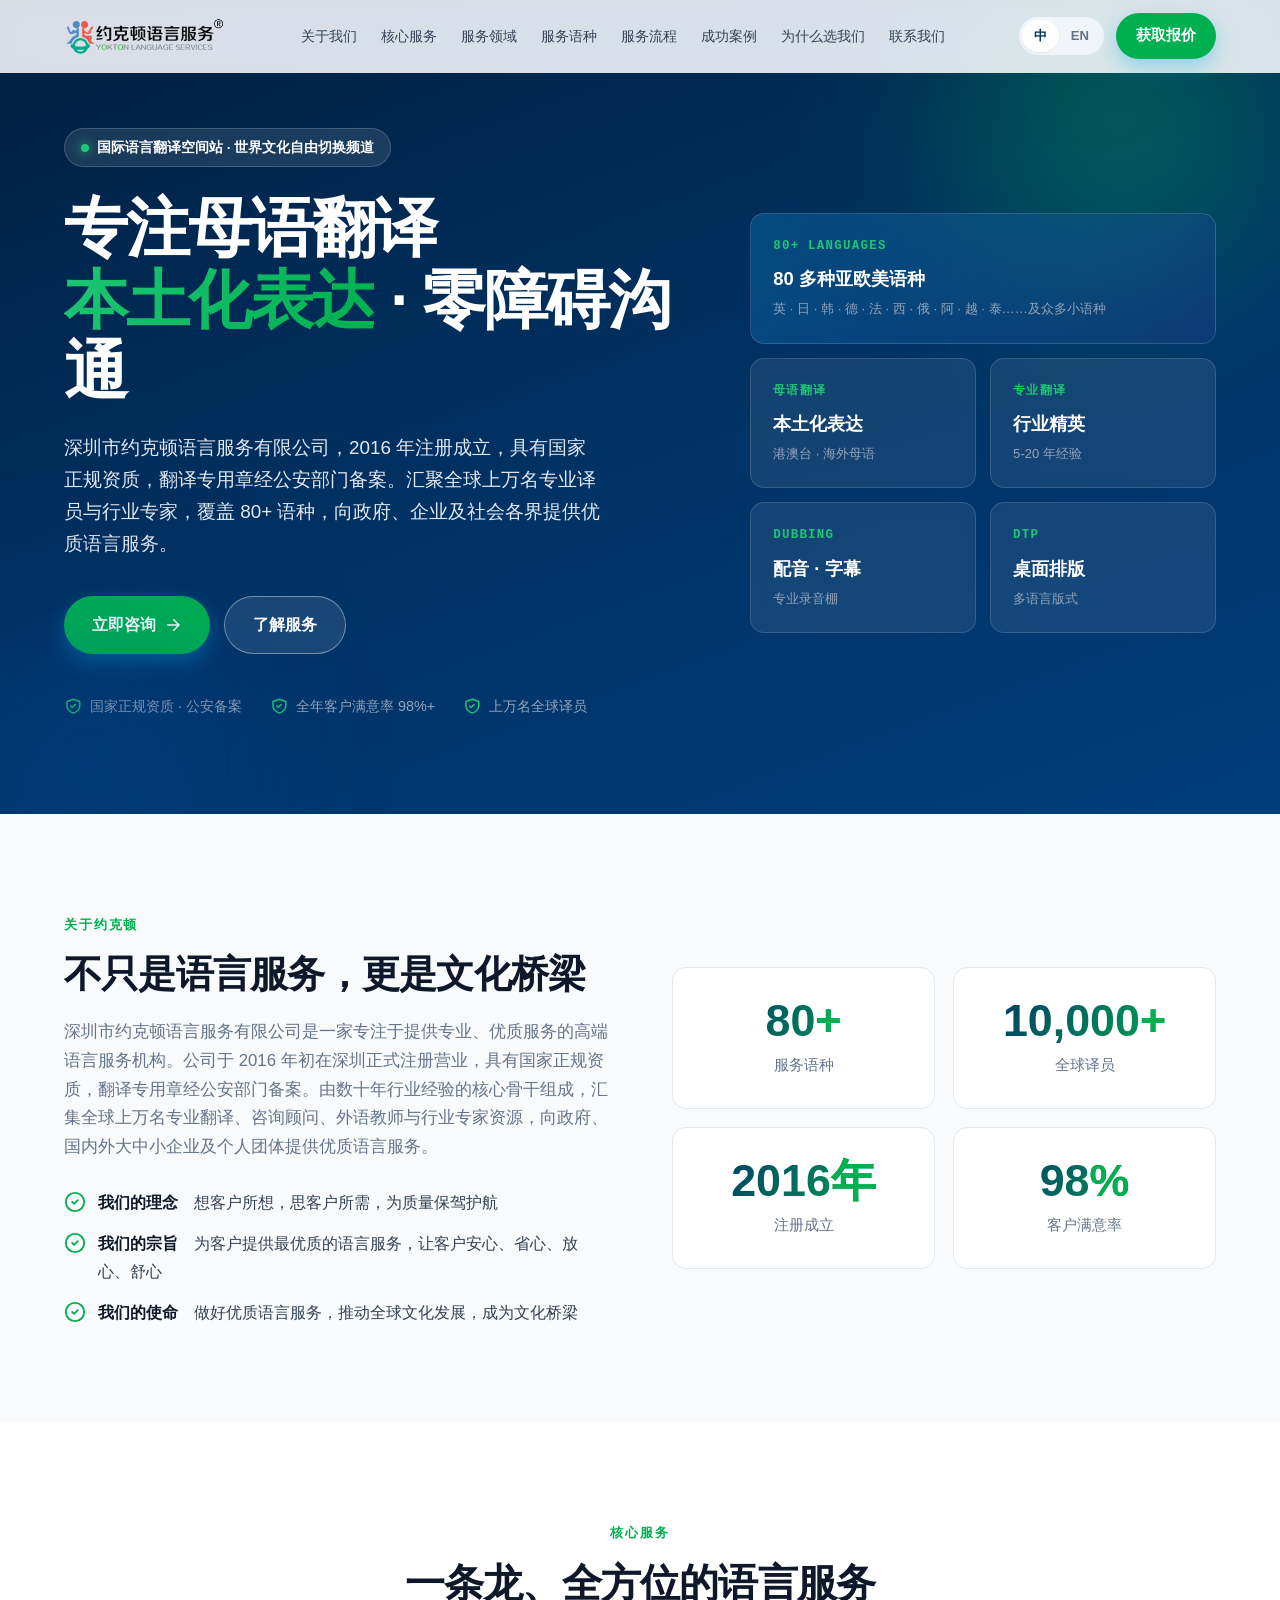
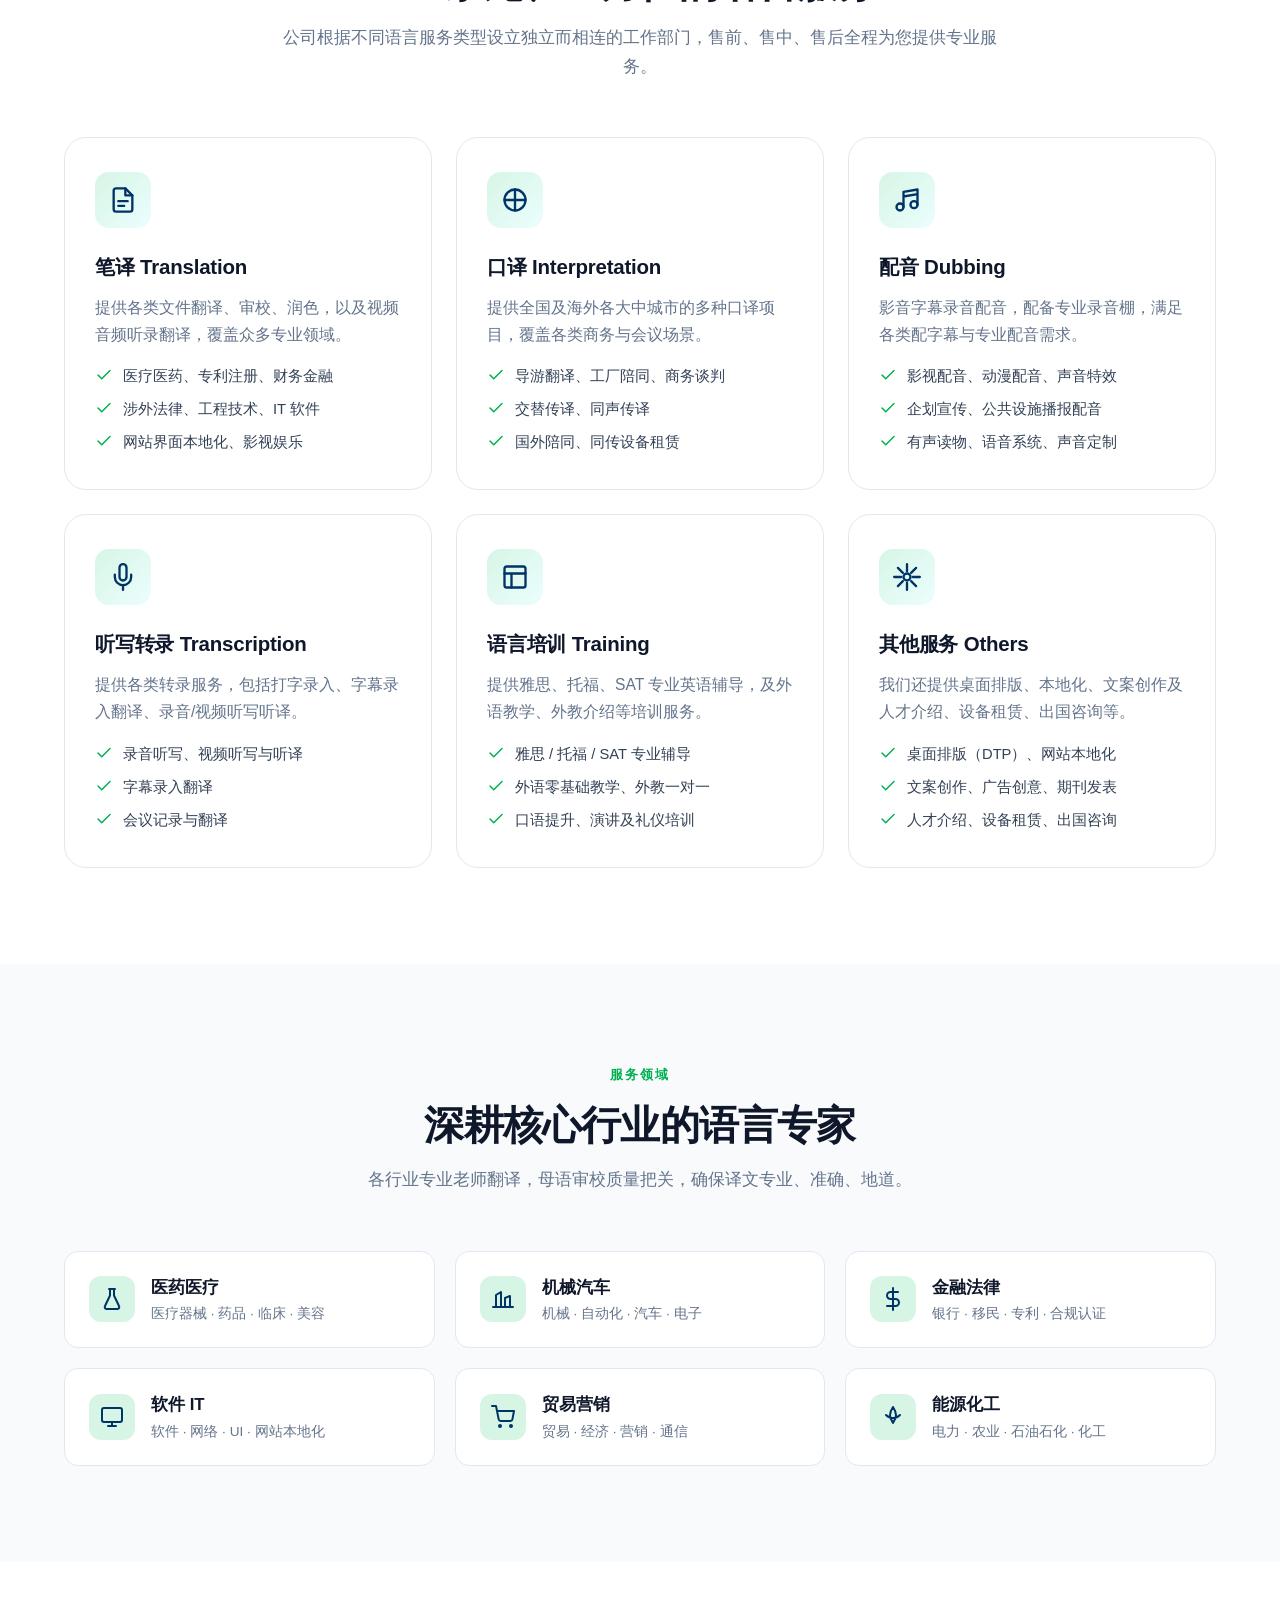
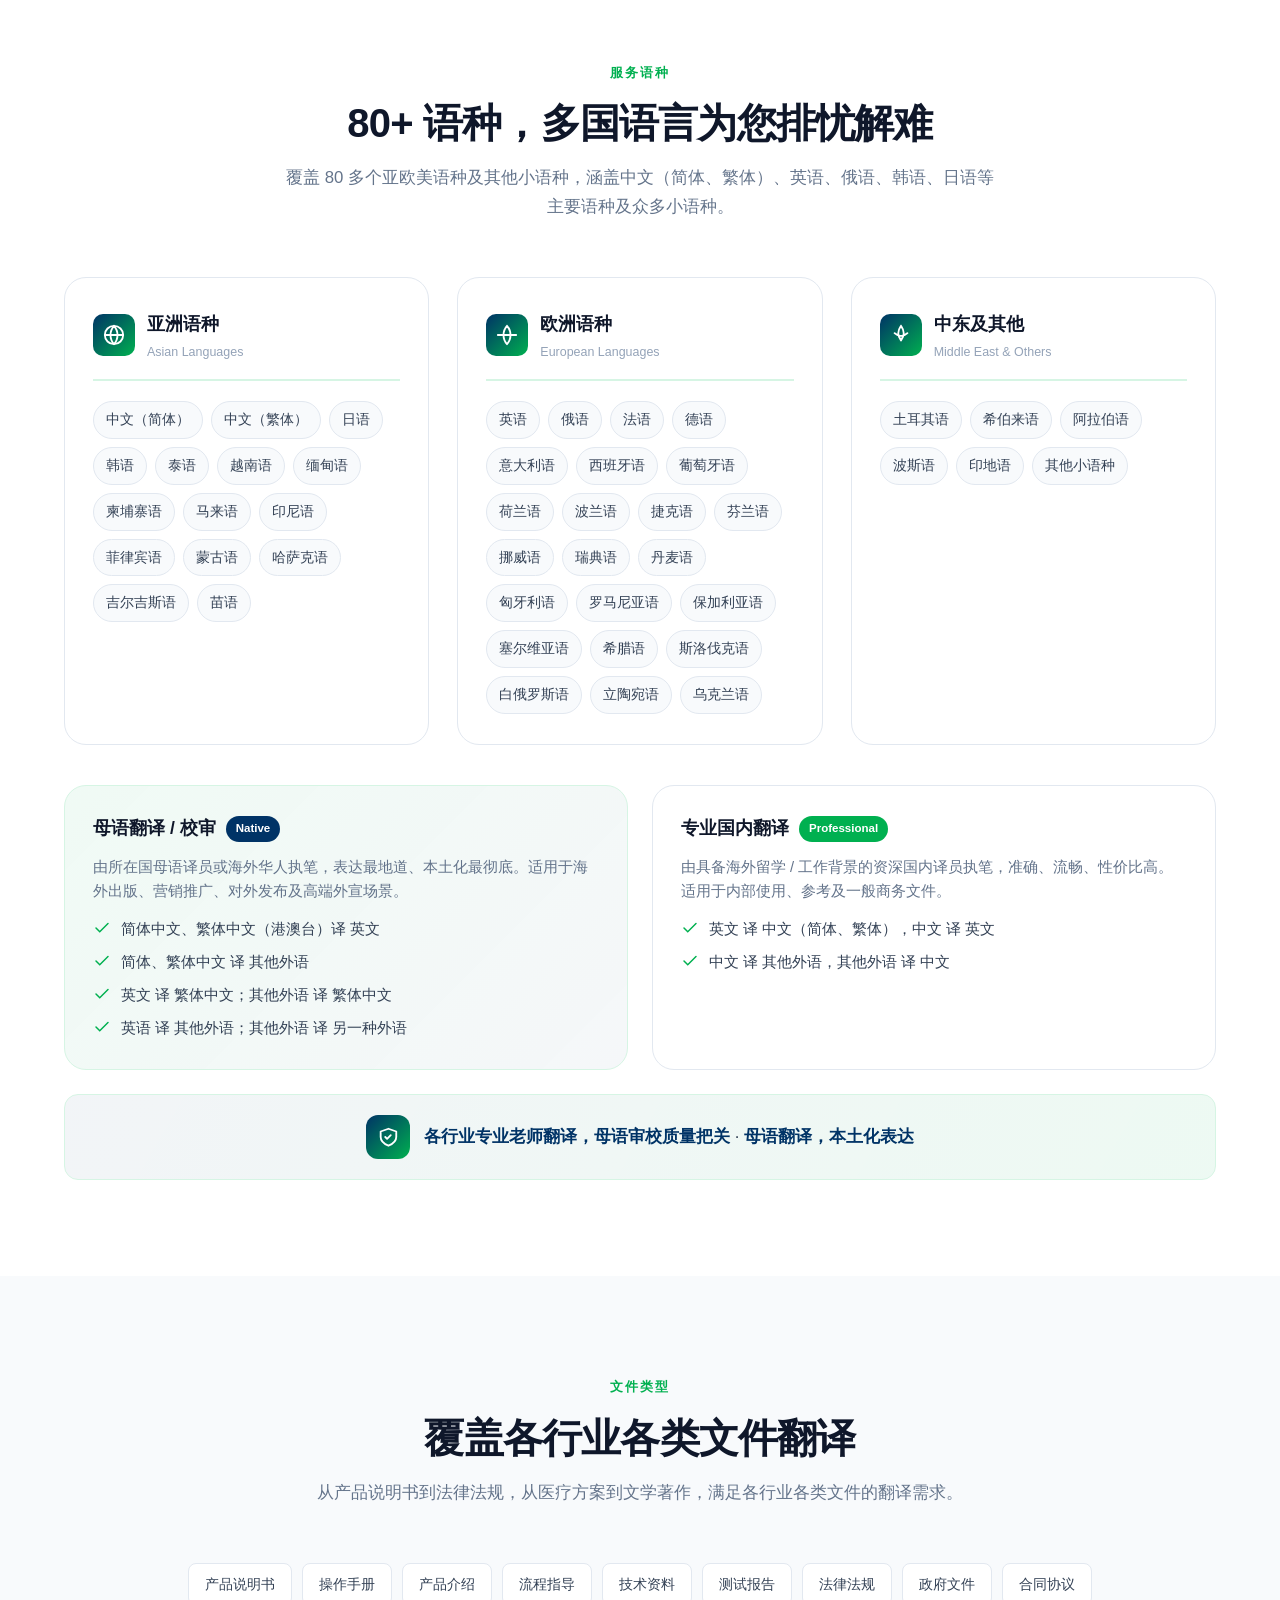
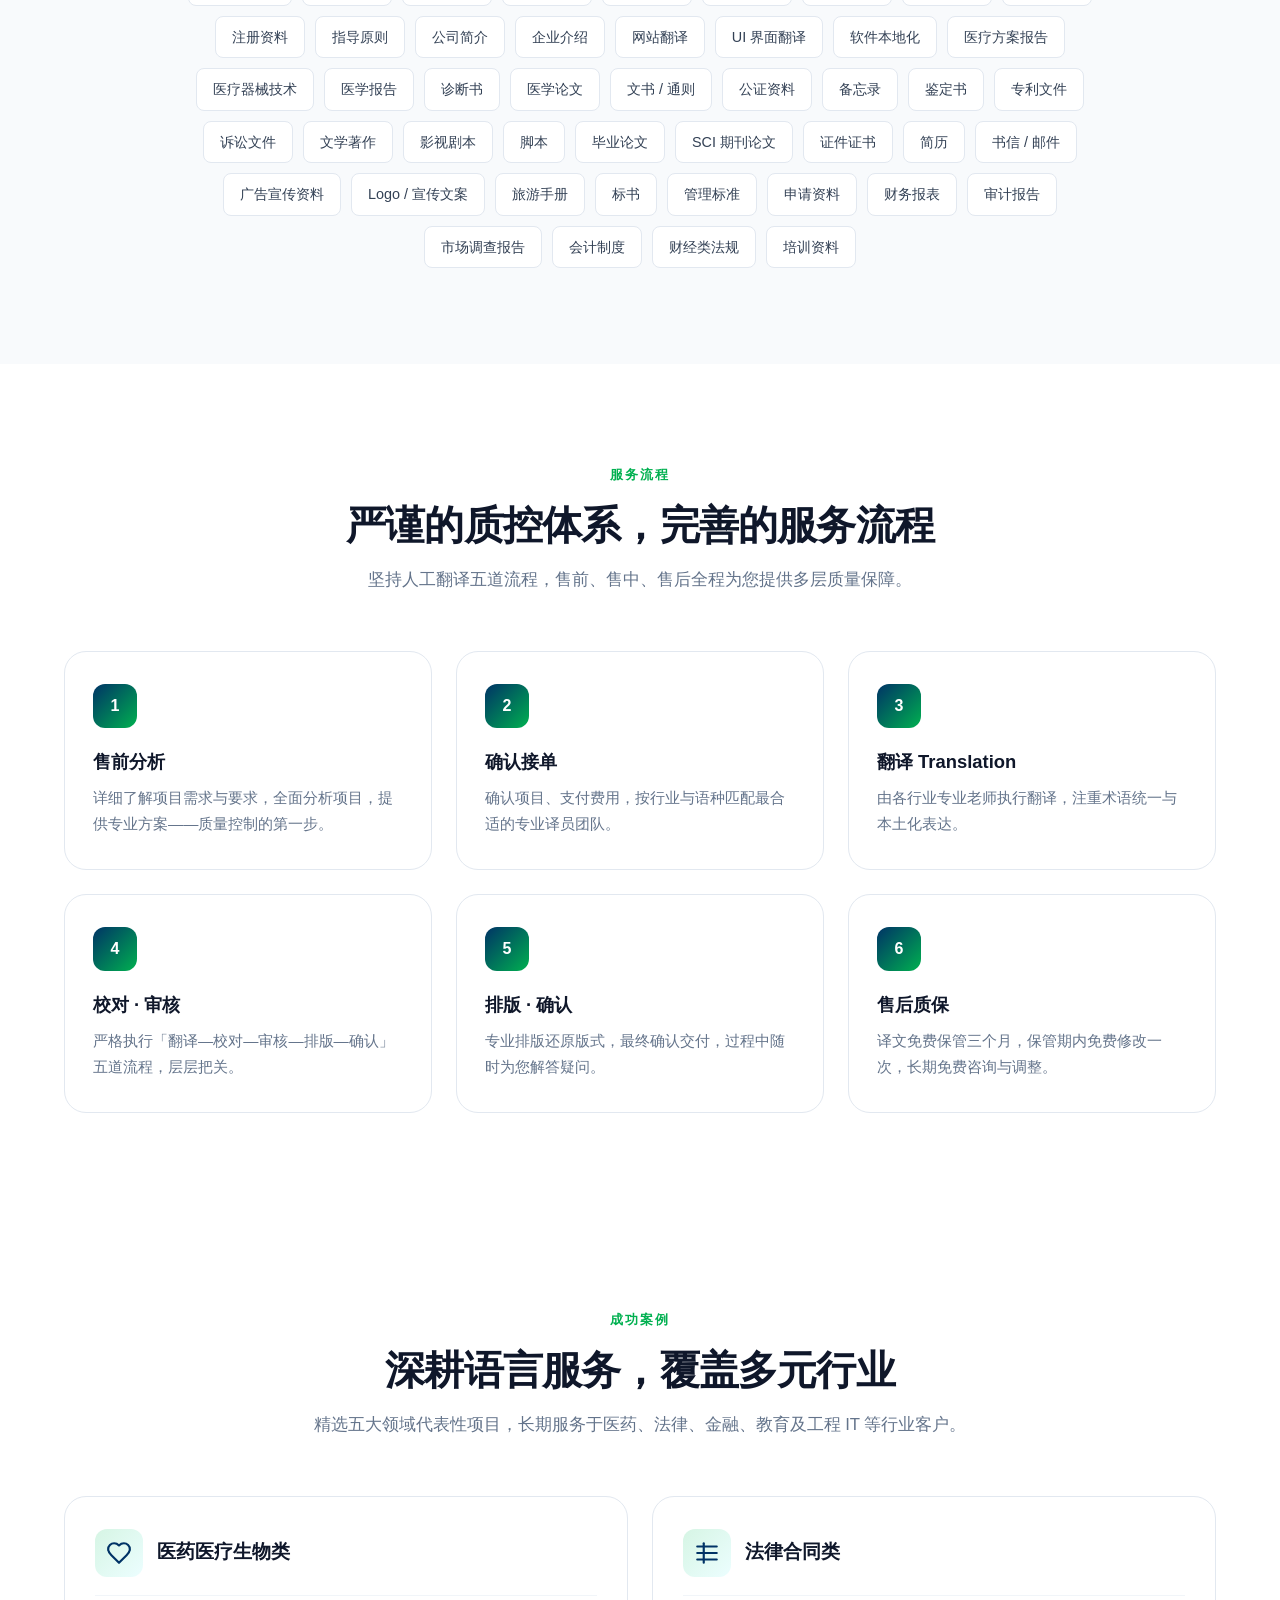
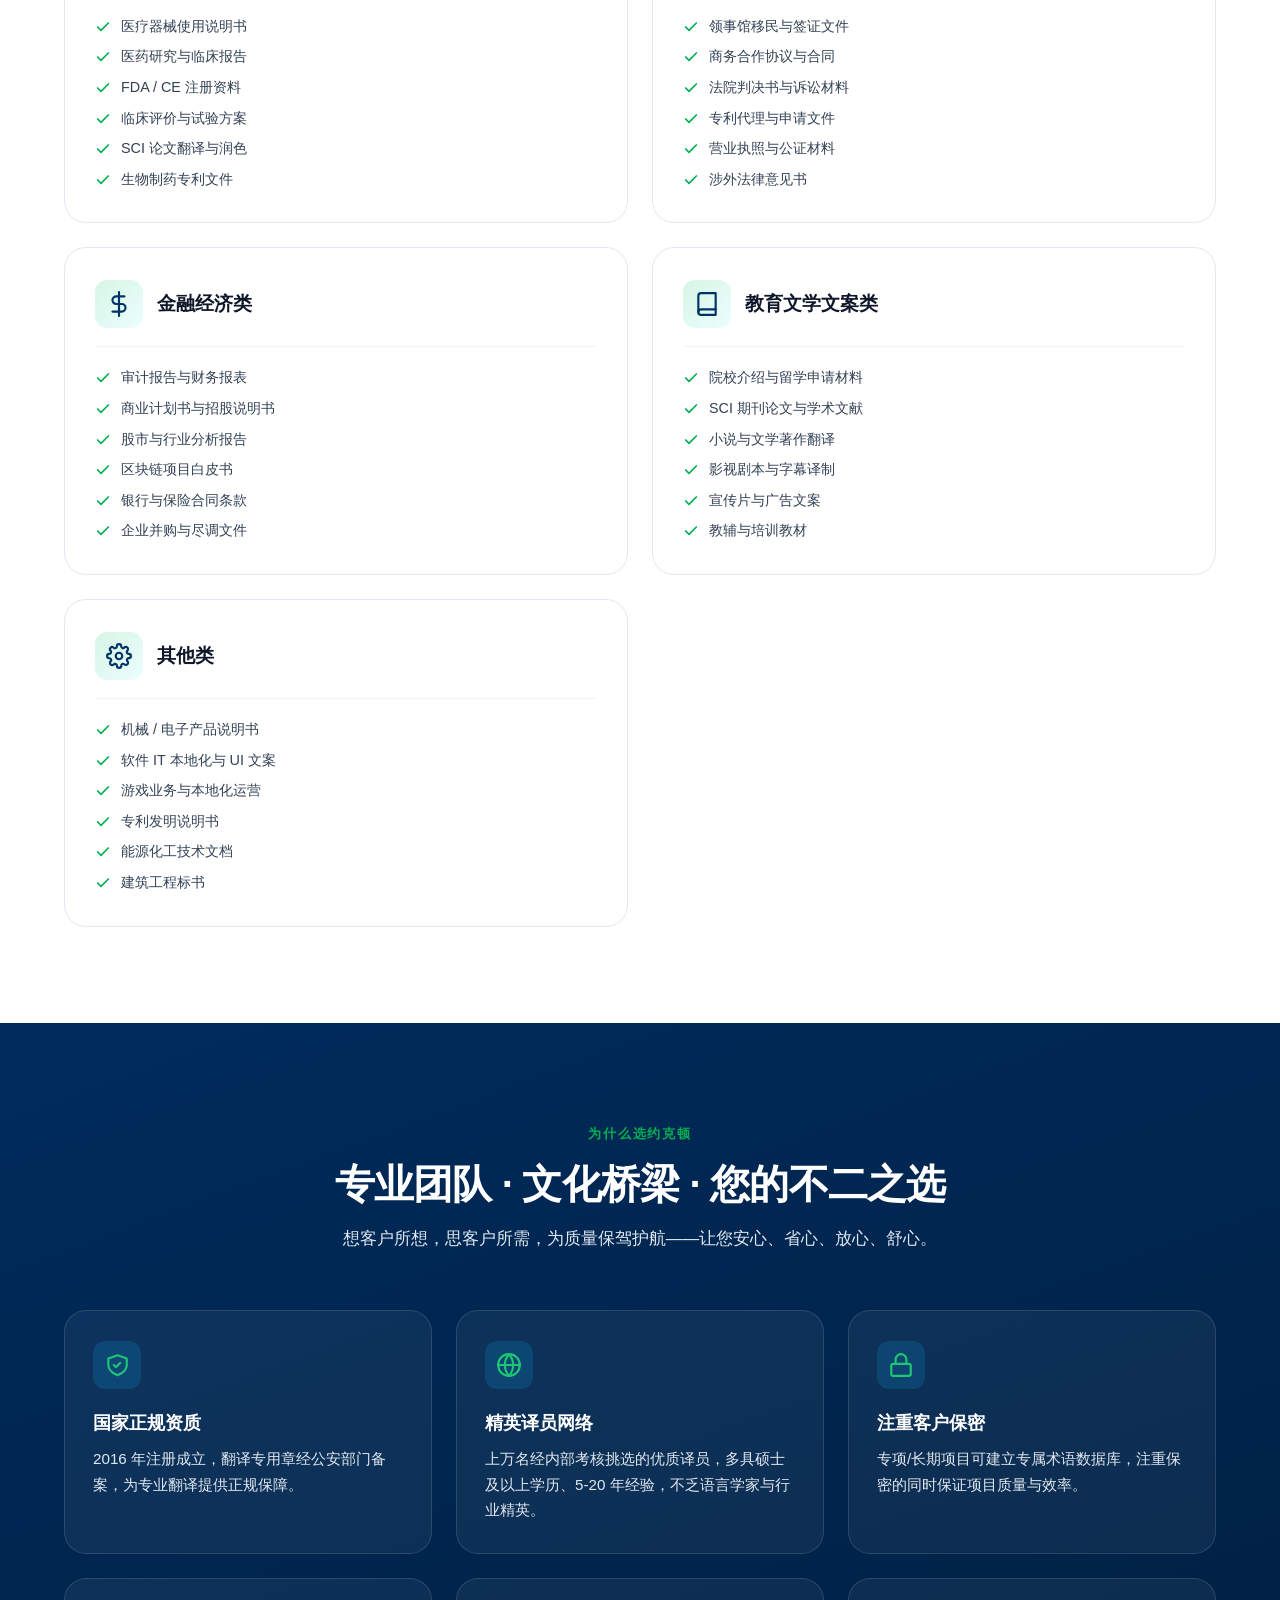
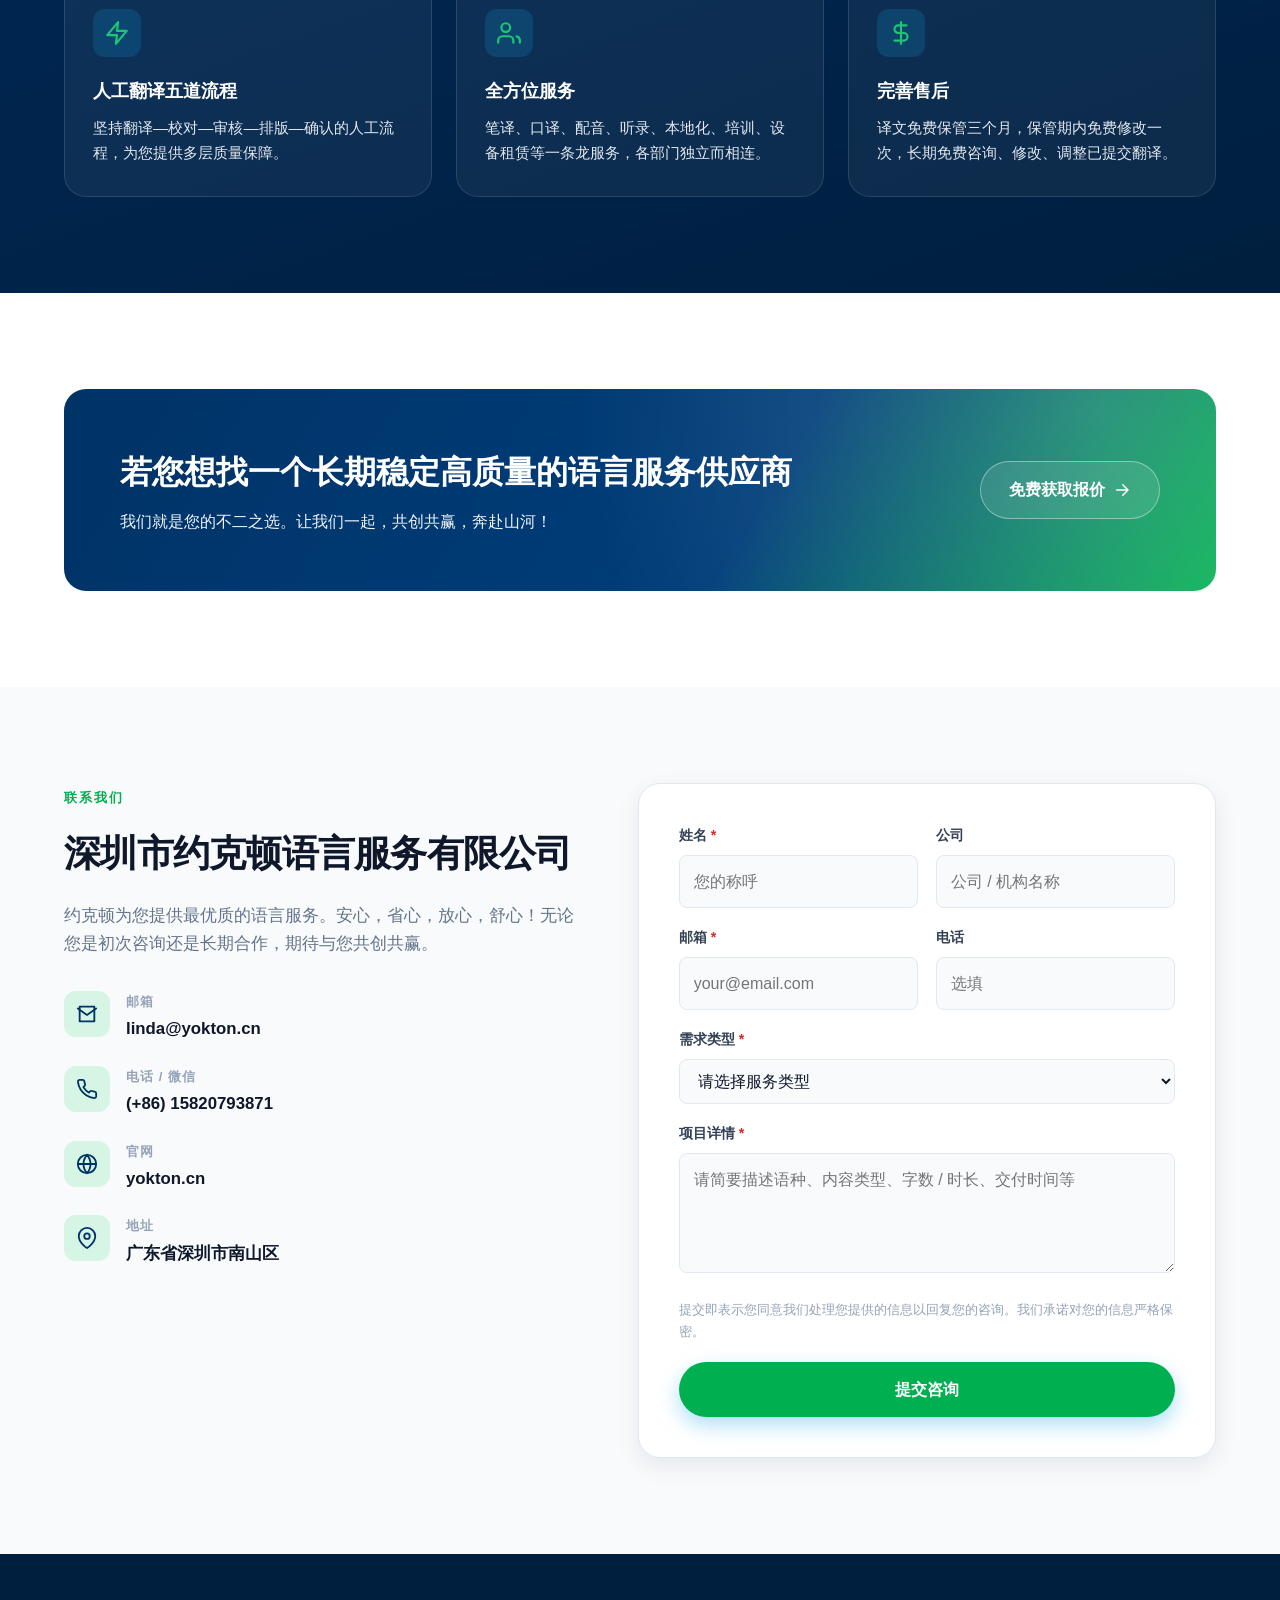
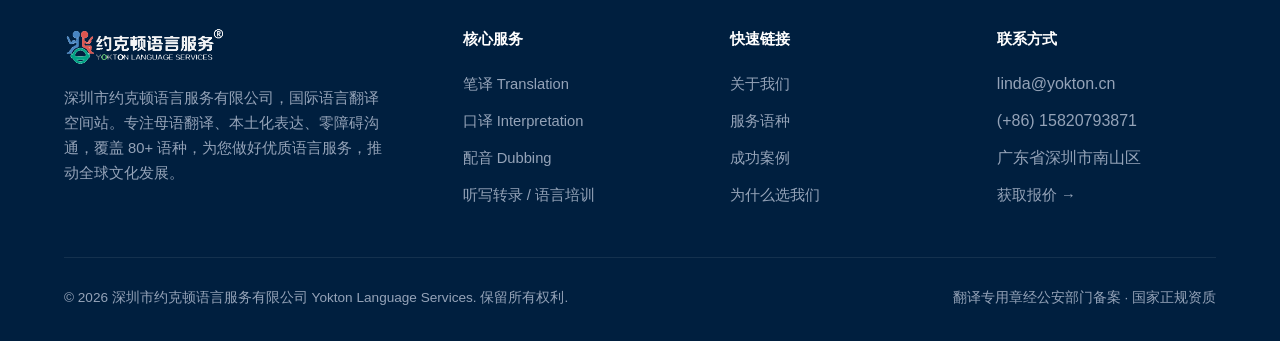
<file: index.html>
<!DOCTYPE html>
<html lang="zh-CN">
<head>
<meta charset="UTF-8" />
<meta name="viewport" content="width=device-width, initial-scale=1.0" />
<title>约克顿语言服务 | 国际语言翻译空间站 · 母语翻译 · 本土化表达</title>
<meta name="description" content="深圳市约克顿语言服务有限公司（Yokton Language Services）——国际语言翻译空间站。专注母语翻译、本土化表达、零障碍沟通。提供笔译、口译、配音、听录、字幕、本地化、桌面排版、语言培训等服务，覆盖 80+ 语种，全年客户满意率 98% 以上。" />
<meta name="keywords" content="约克顿,Yokton,翻译公司,深圳翻译,笔译,口译,配音,听录,字幕,本地化,桌面排版,语言培训,母语翻译,80种语言" />
<meta name="author" content="深圳市约克顿语言服务有限公司" />

<!-- Open Graph -->
<meta property="og:type" content="website" />
<meta property="og:locale" content="zh_CN" />
<meta property="og:site_name" content="约克顿语言服务" />
<meta property="og:title" content="约克顿语言服务 | 国际语言翻译空间站" />
<meta property="og:description" content="专注母语翻译、本土化表达、零障碍沟通。提供笔译、口译、配音、听录、本地化等服务，覆盖 80+ 语种，全年客户满意率 98% 以上。" />
<meta property="og:url" content="https://yokton.cn/" />
<meta property="og:image" content="https://yokton.cn/images/logo.png" />
<meta property="og:image:width" content="302" />
<meta property="og:image:height" content="74" />

<!-- Twitter Card -->
<meta name="twitter:card" content="summary" />
<meta name="twitter:title" content="约克顿语言服务 | 国际语言翻译空间站" />
<meta name="twitter:description" content="专注母语翻译、本土化表达、零障碍沟通。提供笔译、口译、配音、听录、本地化等服务，覆盖 80+ 语种。" />
<meta name="twitter:image" content="https://yokton.cn/images/logo.png" />

<link rel="canonical" href="https://yokton.cn/" />
<link rel="alternate" hreflang="zh-CN" href="https://yokton.cn/" />
<link rel="alternate" hreflang="en" href="https://yokton.cn/en/" />
<link rel="alternate" hreflang="x-default" href="https://yokton.cn/" />
<link rel="icon" href="data:image/svg+xml,<svg xmlns='http://www.w3.org/2000/svg' viewBox='0 0 100 100' width='24' height='24'><rect width='100' height='100' rx='22' fill='%231e3a8a'/><text x='50' y='68' font-size='56' font-weight='800' fill='white' text-anchor='middle' font-family='sans-serif'>Y</text></svg>" />

<script type="application/ld+json">
{
  "@context": "https://schema.org",
  "@type": "ProfessionalService",
  "name": "深圳市约克顿语言服务有限公司",
  "alternateName": "Shenzhen Yokton Language Services Co., Ltd.",
  "url": "https://yokton.cn/",
  "logo": "https://yokton.cn/images/logo.png",
  "image": "https://yokton.cn/images/logo.png",
  "email": "linda@yokton.cn",
  "telephone": "+86-15820793871",
  "foundingDate": "2016",
  "description": "国际语言翻译空间站。专注母语翻译、本土化表达、零障碍沟通。提供笔译、口译、配音、听录、字幕、本地化、桌面排版、语言培训等服务，覆盖 80+ 语种。",
  "address": {
    "@type": "PostalAddress",
    "addressLocality": "深圳市",
    "addressRegion": "广东省",
    "addressCountry": "CN",
    "streetAddress": "南山区"
  },
  "areaServed": "Worldwide",
  "knowsLanguage": ["zh", "en", "ja", "ko", "de", "fr", "es", "ru", "ar", "vi", "th"],
  "sameAs": ["https://yokton.cn/en/"]
}
</script>

<link rel="stylesheet" href="css/style.css?v=5" />
</head>
<body>

<!-- ============ 头部导航 ============ -->
<header class="header" id="header">
  <div class="container nav">
    <a href="#top" class="brand" aria-label="约克顿语言服务首页">
      <img src="images/logo.png" alt="约克顿语言服务 Yokton Language Services" class="brand-logo" />
    </a>

    <nav class="nav-menu" id="navMenu" aria-label="主导航">
      <a href="#about">关于我们</a>
      <a href="#services">核心服务</a>
      <a href="#industries">服务领域</a>
      <a href="#languages">服务语种</a>
      <a href="#process">服务流程</a>
      <a href="#cases">成功案例</a>
      <a href="#why">为什么选我们</a>
      <a href="#contact">联系我们</a>
    </nav>

    <div class="nav-actions">
      <div class="lang-switch" role="group" aria-label="语言切换">
        <a href="index.html" class="is-active" hreflang="zh">中</a>
        <a href="en/index.html" hreflang="en">EN</a>
      </div>
      <a href="#contact" class="btn btn--primary nav-cta">获取报价</a>
      <button class="nav-toggle" id="navToggle" aria-label="打开菜单" aria-expanded="false" aria-controls="navMenu">
        <svg viewBox="0 0 24 24" fill="none" stroke="currentColor" stroke-width="2" stroke-linecap="round" width="24" height="24"><path d="M4 6h16M4 12h16M4 18h16"/></svg>
      </button>
    </div>
  </div>
</header>

<main id="top">

<!-- ============ Hero ============ -->
<section class="hero">
  <div class="container hero-grid">
    <div class="hero-copy">
      <span class="hero-eyebrow"><span class="dot"></span> 国际语言翻译空间站 · 世界文化自由切换频道</span>
      <h1>专注母语翻译<br><span class="accent">本土化表达</span> · 零障碍沟通</h1>
      <p class="hero-lead">深圳市约克顿语言服务有限公司，2016 年注册成立，具有国家正规资质，翻译专用章经公安部门备案。汇聚全球上万名专业译员与行业专家，覆盖 80+ 语种，向政府、企业及社会各界提供优质语言服务。</p>
      <div class="hero-actions">
        <a href="#contact" class="btn btn--primary">
          立即咨询
          <svg viewBox="0 0 24 24" fill="none" stroke="currentColor" stroke-width="2" stroke-linecap="round" stroke-linejoin="round" width="18" height="18"><path d="M5 12h14M13 5l7 7-7 7"/></svg>
        </a>
        <a href="#services" class="btn btn--ghost">了解服务</a>
      </div>
      <div class="hero-trust">
        <span><svg viewBox="0 0 24 24" fill="none" stroke="currentColor" stroke-width="2" stroke-linecap="round" stroke-linejoin="round" width="18" height="18"><path d="M9 12l2 2 4-4"/><path d="M21 12c0 5-3.5 7.5-8.5 9.5C7.5 19.5 4 17 4 12V6l8.5-3L21 6z"/></svg> 国家正规资质 · 公安备案</span>
        <span><svg viewBox="0 0 24 24" fill="none" stroke="currentColor" stroke-width="2" stroke-linecap="round" stroke-linejoin="round" width="18" height="18"><path d="M9 12l2 2 4-4"/><path d="M21 12c0 5-3.5 7.5-8.5 9.5C7.5 19.5 4 17 4 12V6l8.5-3L21 6z"/></svg> 全年客户满意率 98%+</span>
        <span><svg viewBox="0 0 24 24" fill="none" stroke="currentColor" stroke-width="2" stroke-linecap="round" stroke-linejoin="round" width="18" height="18"><path d="M9 12l2 2 4-4"/><path d="M21 12c0 5-3.5 7.5-8.5 9.5C7.5 19.5 4 17 4 12V6l8.5-3L21 6z"/></svg> 上万名全球译员</span>
      </div>
    </div>

    <div class="hero-visual">
      <div class="lang-cards">
        <div class="lang-card featured">
          <div class="code">80+ LANGUAGES</div>
          <div class="name">80 多种亚欧美语种</div>
          <div class="meta">英 · 日 · 韩 · 德 · 法 · 西 · 俄 · 阿 · 越 · 泰……及众多小语种</div>
        </div>
        <div class="lang-card">
          <div class="code">母语翻译</div>
          <div class="name">本土化表达</div>
          <div class="meta">港澳台 · 海外母语</div>
        </div>
        <div class="lang-card">
          <div class="code">专业翻译</div>
          <div class="name">行业精英</div>
          <div class="meta">5-20 年经验</div>
        </div>
        <div class="lang-card">
          <div class="code">DUBBING</div>
          <div class="name">配音 · 字幕</div>
          <div class="meta">专业录音棚</div>
        </div>
        <div class="lang-card">
          <div class="code">DTP</div>
          <div class="name">桌面排版</div>
          <div class="meta">多语言版式</div>
        </div>
      </div>
    </div>
  </div>
</section>

<!-- ============ 关于我们 ============ -->
<section class="section section--tint" id="about">
  <div class="container about-grid">
    <div class="about-text">
      <span class="section-eyebrow reveal">关于约克顿</span>
      <h2 class="reveal" data-delay="1">不只是语言服务，更是文化桥梁</h2>
      <p class="reveal" data-delay="2">深圳市约克顿语言服务有限公司是一家专注于提供专业、优质服务的高端语言服务机构。公司于 2016 年初在深圳正式注册营业，具有国家正规资质，翻译专用章经公安部门备案。由数十年行业经验的核心骨干组成，汇集全球上万名专业翻译、咨询顾问、外语教师与行业专家资源，向政府、国内外大中小企业及个人团体提供优质语言服务。</p>
      <ul class="about-bullets">
        <li class="reveal" data-delay="2">
          <svg viewBox="0 0 24 24" fill="none" stroke="currentColor" stroke-width="2" stroke-linecap="round" stroke-linejoin="round" width="22" height="22"><path d="M9 12l2 2 4-4"/><circle cx="12" cy="12" r="10"/></svg>
          <span><strong>我们的理念</strong>　想客户所想，思客户所需，为质量保驾护航</span>
        </li>
        <li class="reveal" data-delay="3">
          <svg viewBox="0 0 24 24" fill="none" stroke="currentColor" stroke-width="2" stroke-linecap="round" stroke-linejoin="round" width="22" height="22"><path d="M9 12l2 2 4-4"/><circle cx="12" cy="12" r="10"/></svg>
          <span><strong>我们的宗旨</strong>　为客户提供最优质的语言服务，让客户安心、省心、放心、舒心</span>
        </li>
        <li class="reveal" data-delay="4">
          <svg viewBox="0 0 24 24" fill="none" stroke="currentColor" stroke-width="2" stroke-linecap="round" stroke-linejoin="round" width="22" height="22"><path d="M9 12l2 2 4-4"/><circle cx="12" cy="12" r="10"/></svg>
          <span><strong>我们的使命</strong>　做好优质语言服务，推动全球文化发展，成为文化桥梁</span>
        </li>
      </ul>
    </div>

    <div class="stats reveal" data-delay="2">
      <div class="stat">
        <div class="num" data-count="80" data-suffix="+">0</div>
        <div class="label">服务语种</div>
      </div>
      <div class="stat">
        <div class="num" data-count="10000" data-suffix="+">0</div>
        <div class="label">全球译员</div>
      </div>
      <div class="stat">
        <div class="num" data-count="2016" data-suffix="年" data-nocomma>0</div>
        <div class="label">注册成立</div>
      </div>
      <div class="stat">
        <div class="num" data-count="98" data-suffix="%">0</div>
        <div class="label">客户满意率</div>
      </div>
    </div>
  </div>
</section>

<!-- ============ 核心服务 ============ -->
<section class="section" id="services">
  <div class="container">
    <div class="section-head">
      <span class="section-eyebrow reveal">核心服务</span>
      <h2 class="section-title reveal" data-delay="1">一条龙、全方位的语言服务</h2>
      <p class="section-sub reveal" data-delay="2">公司根据不同语言服务类型设立独立而相连的工作部门，售前、售中、售后全程为您提供专业服务。</p>
    </div>

    <div class="card-grid">
      <article class="card reveal">
        <div class="card-icon">
          <svg viewBox="0 0 24 24" fill="none" stroke="currentColor" stroke-width="2" stroke-linecap="round" stroke-linejoin="round" width="28" height="28"><path d="M14 2H6a2 2 0 0 0-2 2v16a2 2 0 0 0 2 2h12a2 2 0 0 0 2-2V8z"/><path d="M14 2v6h6M8 13h8M8 17h5"/></svg>
        </div>
        <h3>笔译 Translation</h3>
        <p>提供各类文件翻译、审校、润色，以及视频音频听录翻译，覆盖众多专业领域。</p>
        <ul class="card-list">
          <li><svg viewBox="0 0 24 24" fill="none" stroke="currentColor" stroke-width="2" stroke-linecap="round" width="18" height="18"><path d="M20 6L9 17l-5-5"/></svg> 医疗医药、专利注册、财务金融</li>
          <li><svg viewBox="0 0 24 24" fill="none" stroke="currentColor" stroke-width="2" stroke-linecap="round" width="18" height="18"><path d="M20 6L9 17l-5-5"/></svg> 涉外法律、工程技术、IT 软件</li>
          <li><svg viewBox="0 0 24 24" fill="none" stroke="currentColor" stroke-width="2" stroke-linecap="round" width="18" height="18"><path d="M20 6L9 17l-5-5"/></svg> 网站界面本地化、影视娱乐</li>
        </ul>
      </article>

      <article class="card reveal" data-delay="1">
        <div class="card-icon">
          <svg viewBox="0 0 24 24" fill="none" stroke="currentColor" stroke-width="2" stroke-linecap="round" stroke-linejoin="round" width="28" height="28"><path d="M3 12a9 9 0 1 0 18 0 9 9 0 0 0-18 0z"/><path d="M12 3v18M3 12h18"/></svg>
        </div>
        <h3>口译 Interpretation</h3>
        <p>提供全国及海外各大中城市的多种口译项目，覆盖各类商务与会议场景。</p>
        <ul class="card-list">
          <li><svg viewBox="0 0 24 24" fill="none" stroke="currentColor" stroke-width="2" stroke-linecap="round" width="18" height="18"><path d="M20 6L9 17l-5-5"/></svg> 导游翻译、工厂陪同、商务谈判</li>
          <li><svg viewBox="0 0 24 24" fill="none" stroke="currentColor" stroke-width="2" stroke-linecap="round" width="18" height="18"><path d="M20 6L9 17l-5-5"/></svg> 交替传译、同声传译</li>
          <li><svg viewBox="0 0 24 24" fill="none" stroke="currentColor" stroke-width="2" stroke-linecap="round" width="18" height="18"><path d="M20 6L9 17l-5-5"/></svg> 国外陪同、同传设备租赁</li>
        </ul>
      </article>

      <article class="card reveal" data-delay="2">
        <div class="card-icon">
          <svg viewBox="0 0 24 24" fill="none" stroke="currentColor" stroke-width="2" stroke-linecap="round" stroke-linejoin="round" width="28" height="28"><path d="M9 18V5l12-2v13M9 9l12-2"/><circle cx="6" cy="18" r="3"/><circle cx="18" cy="16" r="3"/></svg>
        </div>
        <h3>配音 Dubbing</h3>
        <p>影音字幕录音配音，配备专业录音棚，满足各类配字幕与专业配音需求。</p>
        <ul class="card-list">
          <li><svg viewBox="0 0 24 24" fill="none" stroke="currentColor" stroke-width="2" stroke-linecap="round" width="18" height="18"><path d="M20 6L9 17l-5-5"/></svg> 影视配音、动漫配音、声音特效</li>
          <li><svg viewBox="0 0 24 24" fill="none" stroke="currentColor" stroke-width="2" stroke-linecap="round" width="18" height="18"><path d="M20 6L9 17l-5-5"/></svg> 企划宣传、公共设施播报配音</li>
          <li><svg viewBox="0 0 24 24" fill="none" stroke="currentColor" stroke-width="2" stroke-linecap="round" width="18" height="18"><path d="M20 6L9 17l-5-5"/></svg> 有声读物、语音系统、声音定制</li>
        </ul>
      </article>

      <article class="card reveal">
        <div class="card-icon">
          <svg viewBox="0 0 24 24" fill="none" stroke="currentColor" stroke-width="2" stroke-linecap="round" stroke-linejoin="round" width="28" height="28"><path d="M12 1a3 3 0 0 0-3 3v8a3 3 0 0 0 6 0V4a3 3 0 0 0-3-3z"/><path d="M19 10v2a7 7 0 0 1-14 0v-2M12 19v4"/></svg>
        </div>
        <h3>听写转录 Transcription</h3>
        <p>提供各类转录服务，包括打字录入、字幕录入翻译、录音/视频听写听译。</p>
        <ul class="card-list">
          <li><svg viewBox="0 0 24 24" fill="none" stroke="currentColor" stroke-width="2" stroke-linecap="round" width="18" height="18"><path d="M20 6L9 17l-5-5"/></svg> 录音听写、视频听写与听译</li>
          <li><svg viewBox="0 0 24 24" fill="none" stroke="currentColor" stroke-width="2" stroke-linecap="round" width="18" height="18"><path d="M20 6L9 17l-5-5"/></svg> 字幕录入翻译</li>
          <li><svg viewBox="0 0 24 24" fill="none" stroke="currentColor" stroke-width="2" stroke-linecap="round" width="18" height="18"><path d="M20 6L9 17l-5-5"/></svg> 会议记录与翻译</li>
        </ul>
      </article>

      <article class="card reveal" data-delay="1">
        <div class="card-icon">
          <svg viewBox="0 0 24 24" fill="none" stroke="currentColor" stroke-width="2" stroke-linecap="round" stroke-linejoin="round" width="28" height="28"><rect x="3" y="3" width="18" height="18" rx="2"/><path d="M3 9h18M9 21V9"/></svg>
        </div>
        <h3>语言培训 Training</h3>
        <p>提供雅思、托福、SAT 专业英语辅导，及外语教学、外教介绍等培训服务。</p>
        <ul class="card-list">
          <li><svg viewBox="0 0 24 24" fill="none" stroke="currentColor" stroke-width="2" stroke-linecap="round" width="18" height="18"><path d="M20 6L9 17l-5-5"/></svg> 雅思 / 托福 / SAT 专业辅导</li>
          <li><svg viewBox="0 0 24 24" fill="none" stroke="currentColor" stroke-width="2" stroke-linecap="round" width="18" height="18"><path d="M20 6L9 17l-5-5"/></svg> 外语零基础教学、外教一对一</li>
          <li><svg viewBox="0 0 24 24" fill="none" stroke="currentColor" stroke-width="2" stroke-linecap="round" width="18" height="18"><path d="M20 6L9 17l-5-5"/></svg> 口语提升、演讲及礼仪培训</li>
        </ul>
      </article>

      <article class="card reveal" data-delay="2">
        <div class="card-icon">
          <svg viewBox="0 0 24 24" fill="none" stroke="currentColor" stroke-width="2" stroke-linecap="round" stroke-linejoin="round" width="28" height="28"><circle cx="12" cy="12" r="3"/><path d="M12 1v6M12 17v6M4.22 4.22l4.24 4.24M15.54 15.54l4.24 4.24M1 12h6M17 12h6M4.22 19.78l4.24-4.24M15.54 8.46l4.24-4.24"/></svg>
        </div>
        <h3>其他服务 Others</h3>
        <p>我们还提供桌面排版、本地化、文案创作及人才介绍、设备租赁、出国咨询等。</p>
        <ul class="card-list">
          <li><svg viewBox="0 0 24 24" fill="none" stroke="currentColor" stroke-width="2" stroke-linecap="round" width="18" height="18"><path d="M20 6L9 17l-5-5"/></svg> 桌面排版（DTP）、网站本地化</li>
          <li><svg viewBox="0 0 24 24" fill="none" stroke="currentColor" stroke-width="2" stroke-linecap="round" width="18" height="18"><path d="M20 6L9 17l-5-5"/></svg> 文案创作、广告创意、期刊发表</li>
          <li><svg viewBox="0 0 24 24" fill="none" stroke="currentColor" stroke-width="2" stroke-linecap="round" width="18" height="18"><path d="M20 6L9 17l-5-5"/></svg> 人才介绍、设备租赁、出国咨询</li>
        </ul>
      </article>
    </div>
  </div>
</section>

<!-- ============ 服务领域 ============ -->
<section class="section section--tint" id="industries">
  <div class="container">
    <div class="section-head">
      <span class="section-eyebrow reveal">服务领域</span>
      <h2 class="section-title reveal" data-delay="1">深耕核心行业的语言专家</h2>
      <p class="section-sub reveal" data-delay="2">各行业专业老师翻译，母语审校质量把关，确保译文专业、准确、地道。</p>
    </div>

    <div class="industry-grid">
      <div class="industry reveal">
        <div class="industry-ico"><svg viewBox="0 0 24 24" fill="none" stroke="currentColor" stroke-width="2" stroke-linecap="round" stroke-linejoin="round" width="24" height="24"><path d="M9 2h6M10 2v6.5L5 19a2 2 0 0 0 2 3h10a2 2 0 0 0 2-3l-5-10.5V2"/></svg></div>
        <div><h4>医药医疗</h4><p>医疗器械 · 药品 · 临床 · 美容</p></div>
      </div>
      <div class="industry reveal" data-delay="1">
        <div class="industry-ico"><svg viewBox="0 0 24 24" fill="none" stroke="currentColor" stroke-width="2" stroke-linecap="round" stroke-linejoin="round" width="24" height="24"><path d="M2 20h20M5 20V8l5-3v15M14 20v-9l5-2v11"/></svg></div>
        <div><h4>机械汽车</h4><p>机械 · 自动化 · 汽车 · 电子</p></div>
      </div>
      <div class="industry reveal" data-delay="2">
        <div class="industry-ico"><svg viewBox="0 0 24 24" fill="none" stroke="currentColor" stroke-width="2" stroke-linecap="round" stroke-linejoin="round" width="24" height="24"><path d="M12 1v22M17 5H9.5a3.5 3.5 0 0 0 0 7h5a3.5 3.5 0 0 1 0 7H6"/></svg></div>
        <div><h4>金融法律</h4><p>银行 · 移民 · 专利 · 合规认证</p></div>
      </div>
      <div class="industry reveal">
        <div class="industry-ico"><svg viewBox="0 0 24 24" fill="none" stroke="currentColor" stroke-width="2" stroke-linecap="round" stroke-linejoin="round" width="24" height="24"><rect x="2" y="3" width="20" height="14" rx="2"/><path d="M8 21h8M12 17v4"/></svg></div>
        <div><h4>软件 IT</h4><p>软件 · 网络 · UI · 网站本地化</p></div>
      </div>
      <div class="industry reveal" data-delay="1">
        <div class="industry-ico"><svg viewBox="0 0 24 24" fill="none" stroke="currentColor" stroke-width="2" stroke-linecap="round" stroke-linejoin="round" width="24" height="24"><circle cx="9" cy="21" r="1"/><circle cx="20" cy="21" r="1"/><path d="M1 1h4l2.7 13.4a2 2 0 0 0 2 1.6h9.7a2 2 0 0 0 2-1.6L23 6H6"/></svg></div>
        <div><h4>贸易营销</h4><p>贸易 · 经济 · 营销 · 通信</p></div>
      </div>
      <div class="industry reveal" data-delay="2">
        <div class="industry-ico"><svg viewBox="0 0 24 24" fill="none" stroke="currentColor" stroke-width="2" stroke-linecap="round" stroke-linejoin="round" width="24" height="24"><path d="M12 2C8 8 8 12 12 18M12 18c4-6 4-10 0-16M5 10c2 2 5 3 7 3s5-1 7-3"/></svg></div>
        <div><h4>能源化工</h4><p>电力 · 农业 · 石油石化 · 化工</p></div>
      </div>
    </div>
  </div>
</section>

<!-- ============ 服务语种 ============ -->
<section class="section" id="languages">
  <div class="container">
    <div class="section-head">
      <span class="section-eyebrow reveal">服务语种</span>
      <h2 class="section-title reveal" data-delay="1">80+ 语种，多国语言为您排忧解难</h2>
      <p class="section-sub reveal" data-delay="2">覆盖 80 多个亚欧美语种及其他小语种，涵盖中文（简体、繁体）、英语、俄语、韩语、日语等主要语种及众多小语种。</p>
    </div>

    <div class="lang-section-grid">
      <div class="lang-group reveal">
        <div class="lang-group-head">
          <div class="lang-group-ico"><svg viewBox="0 0 24 24" fill="none" stroke="currentColor" stroke-width="2" stroke-linecap="round" stroke-linejoin="round" width="22" height="22"><circle cx="12" cy="12" r="10"/><path d="M2 12h20M12 2a15 15 0 0 1 0 20M12 2a15 15 0 0 0 0 20"/></svg></div>
          <h3>亚洲语种<small>Asian Languages</small></h3>
        </div>
        <div class="lang-tags">
          <span class="lang-tag">中文（简体）</span>
          <span class="lang-tag">中文（繁体）</span>
          <span class="lang-tag">日语</span>
          <span class="lang-tag">韩语</span>
          <span class="lang-tag">泰语</span>
          <span class="lang-tag">越南语</span>
          <span class="lang-tag">缅甸语</span>
          <span class="lang-tag">柬埔寨语</span>
          <span class="lang-tag">马来语</span>
          <span class="lang-tag">印尼语</span>
          <span class="lang-tag">菲律宾语</span>
          <span class="lang-tag">蒙古语</span>
          <span class="lang-tag">哈萨克语</span>
          <span class="lang-tag">吉尔吉斯语</span>
          <span class="lang-tag">苗语</span>
        </div>
      </div>

      <div class="lang-group reveal" data-delay="1">
        <div class="lang-group-head">
          <div class="lang-group-ico"><svg viewBox="0 0 24 24" fill="none" stroke="currentColor" stroke-width="2" stroke-linecap="round" stroke-linejoin="round" width="22" height="22"><path d="M2 12h20M12 2a15 15 0 0 1 0 20M12 2a15 15 0 0 0 0 20"/></svg></div>
          <h3>欧洲语种<small>European Languages</small></h3>
        </div>
        <div class="lang-tags">
          <span class="lang-tag">英语</span>
          <span class="lang-tag">俄语</span>
          <span class="lang-tag">法语</span>
          <span class="lang-tag">德语</span>
          <span class="lang-tag">意大利语</span>
          <span class="lang-tag">西班牙语</span>
          <span class="lang-tag">葡萄牙语</span>
          <span class="lang-tag">荷兰语</span>
          <span class="lang-tag">波兰语</span>
          <span class="lang-tag">捷克语</span>
          <span class="lang-tag">芬兰语</span>
          <span class="lang-tag">挪威语</span>
          <span class="lang-tag">瑞典语</span>
          <span class="lang-tag">丹麦语</span>
          <span class="lang-tag">匈牙利语</span>
          <span class="lang-tag">罗马尼亚语</span>
          <span class="lang-tag">保加利亚语</span>
          <span class="lang-tag">塞尔维亚语</span>
          <span class="lang-tag">希腊语</span>
          <span class="lang-tag">斯洛伐克语</span>
          <span class="lang-tag">白俄罗斯语</span>
          <span class="lang-tag">立陶宛语</span>
          <span class="lang-tag">乌克兰语</span>
        </div>
      </div>

      <div class="lang-group reveal" data-delay="2">
        <div class="lang-group-head">
          <div class="lang-group-ico"><svg viewBox="0 0 24 24" fill="none" stroke="currentColor" stroke-width="2" stroke-linecap="round" stroke-linejoin="round" width="22" height="22"><path d="M12 2C8 8 8 12 12 18M12 18c4-6 4-10 0-16M5 10c2 2 5 3 7 3s5-1 7-3"/></svg></div>
          <h3>中东及其他<small>Middle East &amp; Others</small></h3>
        </div>
        <div class="lang-tags">
          <span class="lang-tag">土耳其语</span>
          <span class="lang-tag">希伯来语</span>
          <span class="lang-tag">阿拉伯语</span>
          <span class="lang-tag">波斯语</span>
          <span class="lang-tag">印地语</span>
          <span class="lang-tag">其他小语种</span>
        </div>
      </div>
    </div>

    <div class="translate-types">
      <div class="translate-type translate-type--native reveal">
        <h4>母语翻译 / 校审 <span class="badge">Native</span></h4>
        <p>由所在国母语译员或海外华人执笔，表达最地道、本土化最彻底。适用于海外出版、营销推广、对外发布及高端外宣场景。</p>
        <ul>
          <li><svg viewBox="0 0 24 24" fill="none" stroke="currentColor" stroke-width="2" stroke-linecap="round" width="18" height="18"><path d="M20 6L9 17l-5-5"/></svg> 简体中文、繁体中文（港澳台）译 英文</li>
          <li><svg viewBox="0 0 24 24" fill="none" stroke="currentColor" stroke-width="2" stroke-linecap="round" width="18" height="18"><path d="M20 6L9 17l-5-5"/></svg> 简体、繁体中文 译 其他外语</li>
          <li><svg viewBox="0 0 24 24" fill="none" stroke="currentColor" stroke-width="2" stroke-linecap="round" width="18" height="18"><path d="M20 6L9 17l-5-5"/></svg> 英文 译 繁体中文；其他外语 译 繁体中文</li>
          <li><svg viewBox="0 0 24 24" fill="none" stroke="currentColor" stroke-width="2" stroke-linecap="round" width="18" height="18"><path d="M20 6L9 17l-5-5"/></svg> 英语 译 其他外语；其他外语 译 另一种外语</li>
        </ul>
      </div>
      <div class="translate-type reveal" data-delay="1">
        <h4>专业国内翻译 <span class="badge">Professional</span></h4>
        <p>由具备海外留学 / 工作背景的资深国内译员执笔，准确、流畅、性价比高。适用于内部使用、参考及一般商务文件。</p>
        <ul>
          <li><svg viewBox="0 0 24 24" fill="none" stroke="currentColor" stroke-width="2" stroke-linecap="round" width="18" height="18"><path d="M20 6L9 17l-5-5"/></svg> 英文 译 中文（简体、繁体），中文 译 英文</li>
          <li><svg viewBox="0 0 24 24" fill="none" stroke="currentColor" stroke-width="2" stroke-linecap="round" width="18" height="18"><path d="M20 6L9 17l-5-5"/></svg> 中文 译 其他外语，其他外语 译 中文</li>
        </ul>
      </div>
    </div>

    <div class="translate-summary reveal" data-delay="2">
      <span class="translate-summary-ico">
        <svg viewBox="0 0 24 24" fill="none" stroke="currentColor" stroke-width="2" stroke-linecap="round" stroke-linejoin="round" width="22" height="22"><path d="M9 12l2 2 4-4"/><path d="M21 12c0 5-3.5 7.5-8.5 9.5C7.5 19.5 4 17 4 12V6l8.5-3L21 6z"/></svg>
      </span>
      <p><strong>各行业专业老师翻译，母语审校质量把关</strong> · <strong>母语翻译，本土化表达</strong></p>
    </div>
  </div>
</section>

<!-- ============ 翻译行业与文件类型 ============ -->
<section class="section section--tint" id="doctypes">
  <div class="container">
    <div class="section-head">
      <span class="section-eyebrow reveal">文件类型</span>
      <h2 class="section-title reveal" data-delay="1">覆盖各行业各类文件翻译</h2>
      <p class="section-sub reveal" data-delay="2">从产品说明书到法律法规，从医疗方案到文学著作，满足各行业各类文件的翻译需求。</p>
    </div>

    <div class="doc-types reveal">
      <span class="doc-tag">产品说明书</span>
      <span class="doc-tag">操作手册</span>
      <span class="doc-tag">产品介绍</span>
      <span class="doc-tag">流程指导</span>
      <span class="doc-tag">技术资料</span>
      <span class="doc-tag">测试报告</span>
      <span class="doc-tag">法律法规</span>
      <span class="doc-tag">政府文件</span>
      <span class="doc-tag">合同协议</span>
      <span class="doc-tag">注册资料</span>
      <span class="doc-tag">指导原则</span>
      <span class="doc-tag">公司简介</span>
      <span class="doc-tag">企业介绍</span>
      <span class="doc-tag">网站翻译</span>
      <span class="doc-tag">UI 界面翻译</span>
      <span class="doc-tag">软件本地化</span>
      <span class="doc-tag">医疗方案报告</span>
      <span class="doc-tag">医疗器械技术</span>
      <span class="doc-tag">医学报告</span>
      <span class="doc-tag">诊断书</span>
      <span class="doc-tag">医学论文</span>
      <span class="doc-tag">文书 / 通则</span>
      <span class="doc-tag">公证资料</span>
      <span class="doc-tag">备忘录</span>
      <span class="doc-tag">鉴定书</span>
      <span class="doc-tag">专利文件</span>
      <span class="doc-tag">诉讼文件</span>
      <span class="doc-tag">文学著作</span>
      <span class="doc-tag">影视剧本</span>
      <span class="doc-tag">脚本</span>
      <span class="doc-tag">毕业论文</span>
      <span class="doc-tag">SCI 期刊论文</span>
      <span class="doc-tag">证件证书</span>
      <span class="doc-tag">简历</span>
      <span class="doc-tag">书信 / 邮件</span>
      <span class="doc-tag">广告宣传资料</span>
      <span class="doc-tag">Logo / 宣传文案</span>
      <span class="doc-tag">旅游手册</span>
      <span class="doc-tag">标书</span>
      <span class="doc-tag">管理标准</span>
      <span class="doc-tag">申请资料</span>
      <span class="doc-tag">财务报表</span>
      <span class="doc-tag">审计报告</span>
      <span class="doc-tag">市场调查报告</span>
      <span class="doc-tag">会计制度</span>
      <span class="doc-tag">财经类法规</span>
      <span class="doc-tag">培训资料</span>
    </div>
  </div>
</section>

<!-- ============ 服务流程 ============ -->
<section class="section" id="process">
  <div class="container">
    <div class="section-head">
      <span class="section-eyebrow reveal">服务流程</span>
      <h2 class="section-title reveal" data-delay="1">严谨的质控体系，完善的服务流程</h2>
      <p class="section-sub reveal" data-delay="2">坚持人工翻译五道流程，售前、售中、售后全程为您提供多层质量保障。</p>
    </div>

    <div class="process">
      <div class="step reveal">
        <span class="step-num">1</span>
        <h3>售前分析</h3>
        <p>详细了解项目需求与要求，全面分析项目，提供专业方案——质量控制的第一步。</p>
      </div>
      <div class="step reveal" data-delay="1">
        <span class="step-num">2</span>
        <h3>确认接单</h3>
        <p>确认项目、支付费用，按行业与语种匹配最合适的专业译员团队。</p>
      </div>
      <div class="step reveal" data-delay="2">
        <span class="step-num">3</span>
        <h3>翻译 Translation</h3>
        <p>由各行业专业老师执行翻译，注重术语统一与本土化表达。</p>
      </div>
      <div class="step reveal">
        <span class="step-num">4</span>
        <h3>校对 · 审核</h3>
        <p>严格执行「翻译—校对—审核—排版—确认」五道流程，层层把关。</p>
      </div>
      <div class="step reveal" data-delay="1">
        <span class="step-num">5</span>
        <h3>排版 · 确认</h3>
        <p>专业排版还原版式，最终确认交付，过程中随时为您解答疑问。</p>
      </div>
      <div class="step reveal" data-delay="2">
        <span class="step-num">6</span>
        <h3>售后质保</h3>
        <p>译文免费保管三个月，保管期内免费修改一次，长期免费咨询与调整。</p>
      </div>
    </div>
  </div>
</section>

<!-- ============ 成功案例 ============ -->
<section class="section" id="cases">
  <div class="container">
    <div class="section-head">
      <span class="section-eyebrow reveal">成功案例</span>
      <h2 class="section-title reveal" data-delay="1">深耕语言服务，覆盖多元行业</h2>
      <p class="section-sub reveal" data-delay="2">精选五大领域代表性项目，长期服务于医药、法律、金融、教育及工程 IT 等行业客户。</p>
    </div>

    <div class="case-grid">
      <div class="case-card reveal">
        <div class="case-head">
          <span class="case-ico">
            <svg viewBox="0 0 24 24" fill="none" stroke="currentColor" stroke-width="2" stroke-linecap="round" stroke-linejoin="round" width="26" height="26"><path d="M19 14c1.49-1.46 3-3.21 3-5.5A5.5 5.5 0 0 0 16.5 3c-1.76 0-3 .5-4.5 2-1.5-1.5-2.74-2-4.5-2A5.5 5.5 0 0 0 2 8.5c0 2.29 1.51 4.04 3 5.5l7 7Z"/></svg>
          </span>
          <h3>医药医疗生物类</h3>
        </div>
        <ul class="case-list">
          <li><svg viewBox="0 0 24 24" fill="none" stroke="currentColor" stroke-width="2.5" stroke-linecap="round" stroke-linejoin="round" width="16" height="16"><polyline points="20 6 9 17 4 12"/></svg>医疗器械使用说明书</li>
          <li><svg viewBox="0 0 24 24" fill="none" stroke="currentColor" stroke-width="2.5" stroke-linecap="round" stroke-linejoin="round" width="16" height="16"><polyline points="20 6 9 17 4 12"/></svg>医药研究与临床报告</li>
          <li><svg viewBox="0 0 24 24" fill="none" stroke="currentColor" stroke-width="2.5" stroke-linecap="round" stroke-linejoin="round" width="16" height="16"><polyline points="20 6 9 17 4 12"/></svg>FDA / CE 注册资料</li>
          <li><svg viewBox="0 0 24 24" fill="none" stroke="currentColor" stroke-width="2.5" stroke-linecap="round" stroke-linejoin="round" width="16" height="16"><polyline points="20 6 9 17 4 12"/></svg>临床评价与试验方案</li>
          <li><svg viewBox="0 0 24 24" fill="none" stroke="currentColor" stroke-width="2.5" stroke-linecap="round" stroke-linejoin="round" width="16" height="16"><polyline points="20 6 9 17 4 12"/></svg>SCI 论文翻译与润色</li>
          <li><svg viewBox="0 0 24 24" fill="none" stroke="currentColor" stroke-width="2.5" stroke-linecap="round" stroke-linejoin="round" width="16" height="16"><polyline points="20 6 9 17 4 12"/></svg>生物制药专利文件</li>
        </ul>
      </div>

      <div class="case-card reveal" data-delay="1">
        <div class="case-head">
          <span class="case-ico">
            <svg viewBox="0 0 24 24" fill="none" stroke="currentColor" stroke-width="2" stroke-linecap="round" stroke-linejoin="round" width="26" height="26"><path d="M3 6h18M3 12h18M3 18h18"/><path d="M9 3v18"/></svg>
          </span>
          <h3>法律合同类</h3>
        </div>
        <ul class="case-list">
          <li><svg viewBox="0 0 24 24" fill="none" stroke="currentColor" stroke-width="2.5" stroke-linecap="round" stroke-linejoin="round" width="16" height="16"><polyline points="20 6 9 17 4 12"/></svg>领事馆移民与签证文件</li>
          <li><svg viewBox="0 0 24 24" fill="none" stroke="currentColor" stroke-width="2.5" stroke-linecap="round" stroke-linejoin="round" width="16" height="16"><polyline points="20 6 9 17 4 12"/></svg>商务合作协议与合同</li>
          <li><svg viewBox="0 0 24 24" fill="none" stroke="currentColor" stroke-width="2.5" stroke-linecap="round" stroke-linejoin="round" width="16" height="16"><polyline points="20 6 9 17 4 12"/></svg>法院判决书与诉讼材料</li>
          <li><svg viewBox="0 0 24 24" fill="none" stroke="currentColor" stroke-width="2.5" stroke-linecap="round" stroke-linejoin="round" width="16" height="16"><polyline points="20 6 9 17 4 12"/></svg>专利代理与申请文件</li>
          <li><svg viewBox="0 0 24 24" fill="none" stroke="currentColor" stroke-width="2.5" stroke-linecap="round" stroke-linejoin="round" width="16" height="16"><polyline points="20 6 9 17 4 12"/></svg>营业执照与公证材料</li>
          <li><svg viewBox="0 0 24 24" fill="none" stroke="currentColor" stroke-width="2.5" stroke-linecap="round" stroke-linejoin="round" width="16" height="16"><polyline points="20 6 9 17 4 12"/></svg>涉外法律意见书</li>
        </ul>
      </div>

      <div class="case-card reveal" data-delay="2">
        <div class="case-head">
          <span class="case-ico">
            <svg viewBox="0 0 24 24" fill="none" stroke="currentColor" stroke-width="2" stroke-linecap="round" stroke-linejoin="round" width="26" height="26"><line x1="12" y1="1" x2="12" y2="23"/><path d="M17 5H9.5a3.5 3.5 0 0 0 0 7h5a3.5 3.5 0 0 1 0 7H6"/></svg>
          </span>
          <h3>金融经济类</h3>
        </div>
        <ul class="case-list">
          <li><svg viewBox="0 0 24 24" fill="none" stroke="currentColor" stroke-width="2.5" stroke-linecap="round" stroke-linejoin="round" width="16" height="16"><polyline points="20 6 9 17 4 12"/></svg>审计报告与财务报表</li>
          <li><svg viewBox="0 0 24 24" fill="none" stroke="currentColor" stroke-width="2.5" stroke-linecap="round" stroke-linejoin="round" width="16" height="16"><polyline points="20 6 9 17 4 12"/></svg>商业计划书与招股说明书</li>
          <li><svg viewBox="0 0 24 24" fill="none" stroke="currentColor" stroke-width="2.5" stroke-linecap="round" stroke-linejoin="round" width="16" height="16"><polyline points="20 6 9 17 4 12"/></svg>股市与行业分析报告</li>
          <li><svg viewBox="0 0 24 24" fill="none" stroke="currentColor" stroke-width="2.5" stroke-linecap="round" stroke-linejoin="round" width="16" height="16"><polyline points="20 6 9 17 4 12"/></svg>区块链项目白皮书</li>
          <li><svg viewBox="0 0 24 24" fill="none" stroke="currentColor" stroke-width="2.5" stroke-linecap="round" stroke-linejoin="round" width="16" height="16"><polyline points="20 6 9 17 4 12"/></svg>银行与保险合同条款</li>
          <li><svg viewBox="0 0 24 24" fill="none" stroke="currentColor" stroke-width="2.5" stroke-linecap="round" stroke-linejoin="round" width="16" height="16"><polyline points="20 6 9 17 4 12"/></svg>企业并购与尽调文件</li>
        </ul>
      </div>

      <div class="case-card reveal" data-delay="3">
        <div class="case-head">
          <span class="case-ico">
            <svg viewBox="0 0 24 24" fill="none" stroke="currentColor" stroke-width="2" stroke-linecap="round" stroke-linejoin="round" width="26" height="26"><path d="M4 19.5A2.5 2.5 0 0 1 6.5 17H20"/><path d="M6.5 2H20v20H6.5A2.5 2.5 0 0 1 4 19.5v-15A2.5 2.5 0 0 1 6.5 2Z"/></svg>
          </span>
          <h3>教育文学文案类</h3>
        </div>
        <ul class="case-list">
          <li><svg viewBox="0 0 24 24" fill="none" stroke="currentColor" stroke-width="2.5" stroke-linecap="round" stroke-linejoin="round" width="16" height="16"><polyline points="20 6 9 17 4 12"/></svg>院校介绍与留学申请材料</li>
          <li><svg viewBox="0 0 24 24" fill="none" stroke="currentColor" stroke-width="2.5" stroke-linecap="round" stroke-linejoin="round" width="16" height="16"><polyline points="20 6 9 17 4 12"/></svg>SCI 期刊论文与学术文献</li>
          <li><svg viewBox="0 0 24 24" fill="none" stroke="currentColor" stroke-width="2.5" stroke-linecap="round" stroke-linejoin="round" width="16" height="16"><polyline points="20 6 9 17 4 12"/></svg>小说与文学著作翻译</li>
          <li><svg viewBox="0 0 24 24" fill="none" stroke="currentColor" stroke-width="2.5" stroke-linecap="round" stroke-linejoin="round" width="16" height="16"><polyline points="20 6 9 17 4 12"/></svg>影视剧本与字幕译制</li>
          <li><svg viewBox="0 0 24 24" fill="none" stroke="currentColor" stroke-width="2.5" stroke-linecap="round" stroke-linejoin="round" width="16" height="16"><polyline points="20 6 9 17 4 12"/></svg>宣传片与广告文案</li>
          <li><svg viewBox="0 0 24 24" fill="none" stroke="currentColor" stroke-width="2.5" stroke-linecap="round" stroke-linejoin="round" width="16" height="16"><polyline points="20 6 9 17 4 12"/></svg>教辅与培训教材</li>
        </ul>
      </div>

      <div class="case-card reveal" data-delay="4">
        <div class="case-head">
          <span class="case-ico">
            <svg viewBox="0 0 24 24" fill="none" stroke="currentColor" stroke-width="2" stroke-linecap="round" stroke-linejoin="round" width="26" height="26"><circle cx="12" cy="12" r="3"/><path d="M19.4 15a1.65 1.65 0 0 0 .33 1.82l.06.06a2 2 0 1 1-2.83 2.83l-.06-.06a1.65 1.65 0 0 0-1.82-.33 1.65 1.65 0 0 0-1 1.51V21a2 2 0 1 1-4 0v-.09A1.65 1.65 0 0 0 9 19.4a1.65 1.65 0 0 0-1.82.33l-.06.06a2 2 0 1 1-2.83-2.83l.06-.06a1.65 1.65 0 0 0 .33-1.82 1.65 1.65 0 0 0-1.51-1H3a2 2 0 1 1 0-4h.09A1.65 1.65 0 0 0 4.6 9a1.65 1.65 0 0 0-.33-1.82l-.06-.06a2 2 0 1 1 2.83-2.83l.06.06a1.65 1.65 0 0 0 1.82.33H9a1.65 1.65 0 0 0 1-1.51V3a2 2 0 1 1 4 0v.09a1.65 1.65 0 0 0 1 1.51 1.65 1.65 0 0 0 1.82-.33l.06-.06a2 2 0 1 1 2.83 2.83l-.06.06a1.65 1.65 0 0 0-.33 1.82V9a1.65 1.65 0 0 0 1.51 1H21a2 2 0 1 1 0 4h-.09a1.65 1.65 0 0 0-1.51 1Z"/></svg>
          </span>
          <h3>其他类</h3>
        </div>
        <ul class="case-list">
          <li><svg viewBox="0 0 24 24" fill="none" stroke="currentColor" stroke-width="2.5" stroke-linecap="round" stroke-linejoin="round" width="16" height="16"><polyline points="20 6 9 17 4 12"/></svg>机械 / 电子产品说明书</li>
          <li><svg viewBox="0 0 24 24" fill="none" stroke="currentColor" stroke-width="2.5" stroke-linecap="round" stroke-linejoin="round" width="16" height="16"><polyline points="20 6 9 17 4 12"/></svg>软件 IT 本地化与 UI 文案</li>
          <li><svg viewBox="0 0 24 24" fill="none" stroke="currentColor" stroke-width="2.5" stroke-linecap="round" stroke-linejoin="round" width="16" height="16"><polyline points="20 6 9 17 4 12"/></svg>游戏业务与本地化运营</li>
          <li><svg viewBox="0 0 24 24" fill="none" stroke="currentColor" stroke-width="2.5" stroke-linecap="round" stroke-linejoin="round" width="16" height="16"><polyline points="20 6 9 17 4 12"/></svg>专利发明说明书</li>
          <li><svg viewBox="0 0 24 24" fill="none" stroke="currentColor" stroke-width="2.5" stroke-linecap="round" stroke-linejoin="round" width="16" height="16"><polyline points="20 6 9 17 4 12"/></svg>能源化工技术文档</li>
          <li><svg viewBox="0 0 24 24" fill="none" stroke="currentColor" stroke-width="2.5" stroke-linecap="round" stroke-linejoin="round" width="16" height="16"><polyline points="20 6 9 17 4 12"/></svg>建筑工程标书</li>
        </ul>
      </div>
    </div>
  </div>
</section>

<!-- ============ 为什么选我们 ============ -->
<section class="section section--navy" id="why">
  <div class="container">
    <div class="section-head">
      <span class="section-eyebrow reveal">为什么选约克顿</span>
      <h2 class="section-title reveal" data-delay="1">专业团队 · 文化桥梁 · 您的不二之选</h2>
      <p class="section-sub reveal" data-delay="2">想客户所想，思客户所需，为质量保驾护航——让您安心、省心、放心、舒心。</p>
    </div>

    <div class="adv-grid">
      <div class="adv reveal">
        <div class="adv-ico"><svg viewBox="0 0 24 24" fill="none" stroke="currentColor" stroke-width="2" stroke-linecap="round" stroke-linejoin="round" width="26" height="26"><path d="M9 12l2 2 4-4"/><path d="M21 12c0 5-3.5 7.5-8.5 9.5C7.5 19.5 4 17 4 12V6l8.5-3L21 6z"/></svg></div>
        <h3>国家正规资质</h3>
        <p>2016 年注册成立，翻译专用章经公安部门备案，为专业翻译提供正规保障。</p>
      </div>
      <div class="adv reveal" data-delay="1">
        <div class="adv-ico"><svg viewBox="0 0 24 24" fill="none" stroke="currentColor" stroke-width="2" stroke-linecap="round" stroke-linejoin="round" width="26" height="26"><circle cx="12" cy="12" r="10"/><path d="M2 12h20M12 2a15 15 0 0 1 0 20M12 2a15 15 0 0 0 0 20"/></svg></div>
        <h3>精英译员网络</h3>
        <p>上万名经内部考核挑选的优质译员，多具硕士及以上学历、5-20 年经验，不乏语言学家与行业精英。</p>
      </div>
      <div class="adv reveal" data-delay="2">
        <div class="adv-ico"><svg viewBox="0 0 24 24" fill="none" stroke="currentColor" stroke-width="2" stroke-linecap="round" stroke-linejoin="round" width="26" height="26"><rect x="3" y="11" width="18" height="11" rx="2"/><path d="M7 11V7a5 5 0 0 1 10 0v4"/></svg></div>
        <h3>注重客户保密</h3>
        <p>专项/长期项目可建立专属术语数据库，注重保密的同时保证项目质量与效率。</p>
      </div>
      <div class="adv reveal">
        <div class="adv-ico"><svg viewBox="0 0 24 24" fill="none" stroke="currentColor" stroke-width="2" stroke-linecap="round" stroke-linejoin="round" width="26" height="26"><path d="M13 2L3 14h9l-1 8 10-12h-9z"/></svg></div>
        <h3>人工翻译五道流程</h3>
        <p>坚持翻译—校对—审核—排版—确认的人工流程，为您提供多层质量保障。</p>
      </div>
      <div class="adv reveal" data-delay="1">
        <div class="adv-ico"><svg viewBox="0 0 24 24" fill="none" stroke="currentColor" stroke-width="2" stroke-linecap="round" stroke-linejoin="round" width="26" height="26"><path d="M16 21v-2a4 4 0 0 0-4-4H6a4 4 0 0 0-4 4v2"/><circle cx="9" cy="7" r="4"/><path d="M22 21v-2a4 4 0 0 0-3-3.87"/></svg></div>
        <h3>全方位服务</h3>
        <p>笔译、口译、配音、听录、本地化、培训、设备租赁等一条龙服务，各部门独立而相连。</p>
      </div>
      <div class="adv reveal" data-delay="2">
        <div class="adv-ico"><svg viewBox="0 0 24 24" fill="none" stroke="currentColor" stroke-width="2" stroke-linecap="round" stroke-linejoin="round" width="26" height="26"><path d="M12 2v20M17 5H9.5a3.5 3.5 0 0 0 0 7h5a3.5 3.5 0 0 1 0 7H6"/></svg></div>
        <h3>完善售后</h3>
        <p>译文免费保管三个月，保管期内免费修改一次，长期免费咨询、修改、调整已提交翻译。</p>
      </div>
    </div>
  </div>
</section>

<!-- ============ CTA 横幅 ============ -->
<section class="section">
  <div class="container">
    <div class="cta-banner reveal">
      <div>
        <h3>若您想找一个长期稳定高质量的语言服务供应商</h3>
        <p>我们就是您的不二之选。让我们一起，共创共赢，奔赴山河！</p>
      </div>
      <a href="#contact" class="btn btn--ghost">免费获取报价
        <svg viewBox="0 0 24 24" fill="none" stroke="currentColor" stroke-width="2" stroke-linecap="round" stroke-linejoin="round" width="18" height="18"><path d="M5 12h14M13 5l7 7-7 7"/></svg>
      </a>
    </div>
  </div>
</section>

<!-- ============ 联系我们 ============ -->
<section class="section section--tint" id="contact">
  <div class="container contact-grid">
    <div class="contact-info">
      <span class="section-eyebrow reveal">联系我们</span>
      <h2 class="reveal" data-delay="1">深圳市约克顿语言服务有限公司</h2>
      <p class="reveal" data-delay="2">约克顿为您提供最优质的语言服务。安心，省心，放心，舒心！无论您是初次咨询还是长期合作，期待与您共创共赢。</p>

      <div class="contact-list">
        <div class="contact-item reveal" data-delay="2">
          <div class="contact-item-ico"><svg viewBox="0 0 24 24" fill="none" stroke="currentColor" stroke-width="2" stroke-linecap="round" stroke-linejoin="round" width="22" height="22"><path d="M4 4h16v16H4z"/><path d="M22 6l-10 7L2 6"/></svg></div>
          <div><div class="k">邮箱</div><div class="v">linda@yokton.cn</div></div>
        </div>
        <div class="contact-item reveal" data-delay="3">
          <div class="contact-item-ico"><svg viewBox="0 0 24 24" fill="none" stroke="currentColor" stroke-width="2" stroke-linecap="round" stroke-linejoin="round" width="22" height="22"><path d="M22 16.92v3a2 2 0 0 1-2.18 2 19.79 19.79 0 0 1-8.63-3.07 19.5 19.5 0 0 1-6-6 19.79 19.79 0 0 1-3.07-8.67A2 2 0 0 1 4.11 2h3a2 2 0 0 1 2 1.72c.13.96.36 1.9.7 2.81a2 2 0 0 1-.45 2.11L8.09 9.91a16 16 0 0 0 6 6l1.27-1.27a2 2 0 0 1 2.11-.45c.91.34 1.85.57 2.81.7A2 2 0 0 1 22 16.92z"/></svg></div>
          <div><div class="k">电话 / 微信</div><div class="v">(+86) 15820793871</div></div>
        </div>
        <div class="contact-item reveal" data-delay="4">
          <div class="contact-item-ico"><svg viewBox="0 0 24 24" fill="none" stroke="currentColor" stroke-width="2" stroke-linecap="round" stroke-linejoin="round" width="22" height="22"><circle cx="12" cy="12" r="10"/><path d="M2 12h20M12 2a15 15 0 0 1 0 20M12 2a15 15 0 0 0 0 20"/></svg></div>
          <div><div class="k">官网</div><div class="v">yokton.cn</div></div>
        </div>
        <div class="contact-item reveal" data-delay="5">
          <div class="contact-item-ico"><svg viewBox="0 0 24 24" fill="none" stroke="currentColor" stroke-width="2" stroke-linecap="round" stroke-linejoin="round" width="22" height="22"><path d="M21 10c0 7-9 13-9 13s-9-6-9-13a9 9 0 0 1 18 0z"/><circle cx="12" cy="10" r="3"/></svg></div>
          <div><div class="k">地址</div><div class="v">广东省深圳市南山区</div></div>
        </div>
      </div>
    </div>

    <div class="form-card reveal" data-delay="2">
      <form id="contactForm" novalidate>
        <div class="form-row">
          <div class="field">
            <label for="name">姓名 <span class="req">*</span></label>
            <input type="text" id="name" name="name" required placeholder="您的称呼" />
            <span class="error-msg">请填写您的姓名</span>
          </div>
          <div class="field">
            <label for="company">公司</label>
            <input type="text" id="company" name="company" placeholder="公司 / 机构名称" />
          </div>
        </div>
        <div class="form-row">
          <div class="field">
            <label for="email">邮箱 <span class="req">*</span></label>
            <input type="email" id="email" name="email" required placeholder="your@email.com" />
            <span class="error-msg">请填写有效的邮箱地址</span>
          </div>
          <div class="field">
            <label for="phone">电话</label>
            <input type="tel" id="phone" name="phone" placeholder="选填" />
          </div>
        </div>
        <div class="field">
          <label for="service">需求类型 <span class="req">*</span></label>
          <select id="service" name="service" required>
            <option value="">请选择服务类型</option>
            <option>笔译 Translation</option>
            <option>口译 Interpretation</option>
            <option>配音 Dubbing</option>
            <option>听写转录 Transcription</option>
            <option>语言培训 Training</option>
            <option>桌面排版 / 本地化</option>
            <option>其他咨询</option>
          </select>
          <span class="error-msg">请选择需求类型</span>
        </div>
        <div class="field">
          <label for="message">项目详情 <span class="req">*</span></label>
          <textarea id="message" name="message" required placeholder="请简要描述语种、内容类型、字数 / 时长、交付时间等"></textarea>
          <span class="error-msg">请描述您的项目需求</span>
        </div>
        <p class="form-note">提交即表示您同意我们处理您提供的信息以回复您的咨询。我们承诺对您的信息严格保密。</p>
        <div style="margin-top:18px;">
          <button type="submit" class="btn btn--primary" style="width:100%; justify-content:center;">提交咨询</button>
        </div>
        <div class="form-success" id="formSuccess">
          <svg viewBox="0 0 24 24" fill="none" stroke="currentColor" stroke-width="2" stroke-linecap="round" stroke-linejoin="round" width="20" height="20"><path d="M22 11.08V12a10 10 0 1 1-5.93-9.14"/><path d="M22 4L12 14.01l-3-3"/></svg>
          <span>感谢您的咨询！我们已收到您的信息，将在 30 分钟内与您联系。</span>
        </div>
        <div class="form-error" id="formError">
          <svg viewBox="0 0 24 24" fill="none" stroke="currentColor" stroke-width="2" stroke-linecap="round" stroke-linejoin="round" width="20" height="20"><circle cx="12" cy="12" r="10"/><line x1="12" y1="8" x2="12" y2="12"/><line x1="12" y1="16" x2="12.01" y2="16"/></svg>
          <span>抱歉，发送失败，请稍后重试，或直接发送邮件至 <a href="mailto:linda@yokton.cn">linda@yokton.cn</a>。</span>
        </div>
      </form>
    </div>
  </div>
</section>

</main>

<!-- ============ 页脚 ============ -->
<footer class="footer">
  <div class="container">
    <div class="footer-grid">
      <div class="footer-about">
        <div class="brand">
          <img src="images/logo-white.png" alt="约克顿语言服务 Yokton Language Services" class="brand-logo" />
        </div>
        <p>深圳市约克顿语言服务有限公司，国际语言翻译空间站。专注母语翻译、本土化表达、零障碍沟通，覆盖 80+ 语种，为您做好优质语言服务，推动全球文化发展。</p>
      </div>
      <div class="footer-col">
        <h5>核心服务</h5>
        <ul>
          <li><a href="#services">笔译 Translation</a></li>
          <li><a href="#services">口译 Interpretation</a></li>
          <li><a href="#services">配音 Dubbing</a></li>
          <li><a href="#services">听写转录 / 语言培训</a></li>
        </ul>
      </div>
      <div class="footer-col">
        <h5>快速链接</h5>
        <ul>
          <li><a href="#about">关于我们</a></li>
          <li><a href="#languages">服务语种</a></li>
          <li><a href="#cases">成功案例</a></li>
          <li><a href="#why">为什么选我们</a></li>
        </ul>
      </div>
      <div class="footer-col">
        <h5>联系方式</h5>
        <ul>
          <li>linda@yokton.cn</li>
          <li>(+86) 15820793871</li>
          <li>广东省深圳市南山区</li>
          <li><a href="#contact">获取报价 →</a></li>
        </ul>
      </div>
    </div>
    <div class="footer-bottom">
      <span>© <span id="year"></span> 深圳市约克顿语言服务有限公司 Yokton Language Services. 保留所有权利.</span>
      <span>翻译专用章经公安部门备案 · 国家正规资质</span>
    </div>
  </div>
</footer>

<script src="js/main.js?v=5"></script>
</body>
</html>
</file>
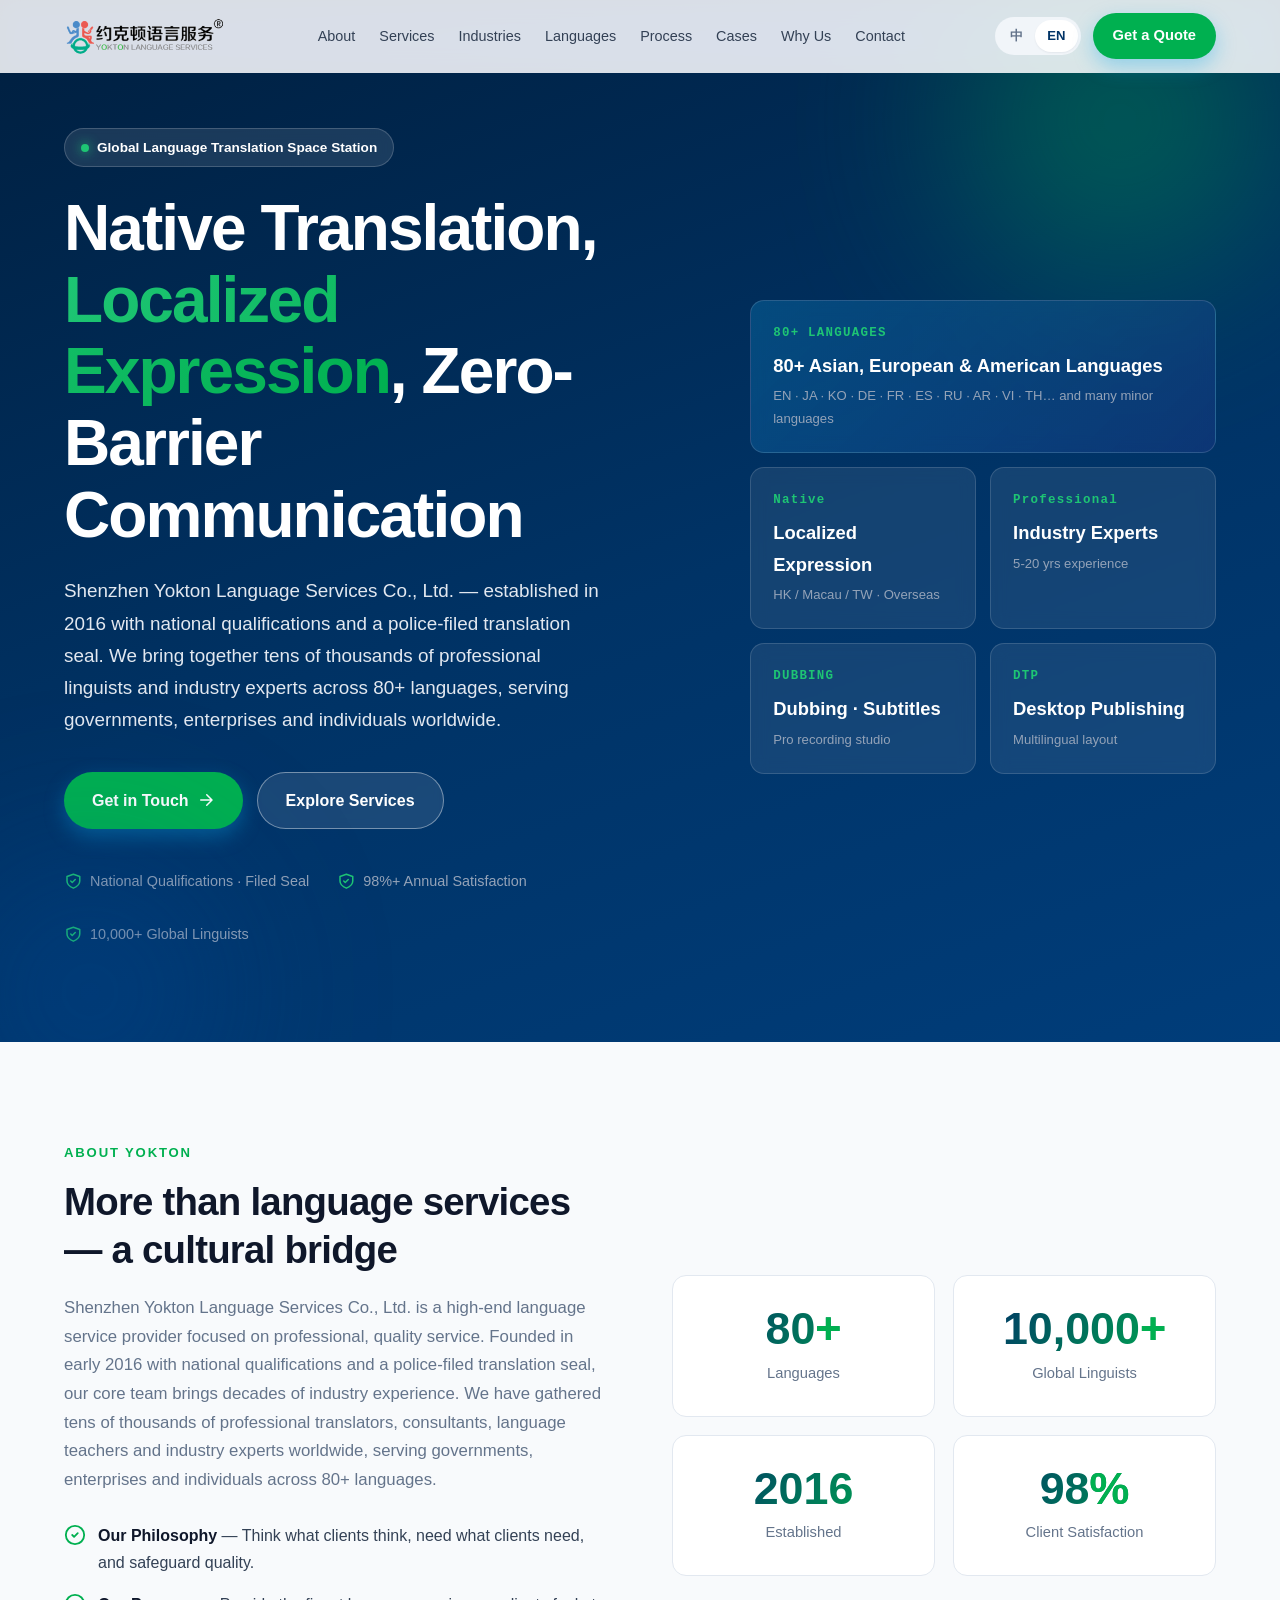
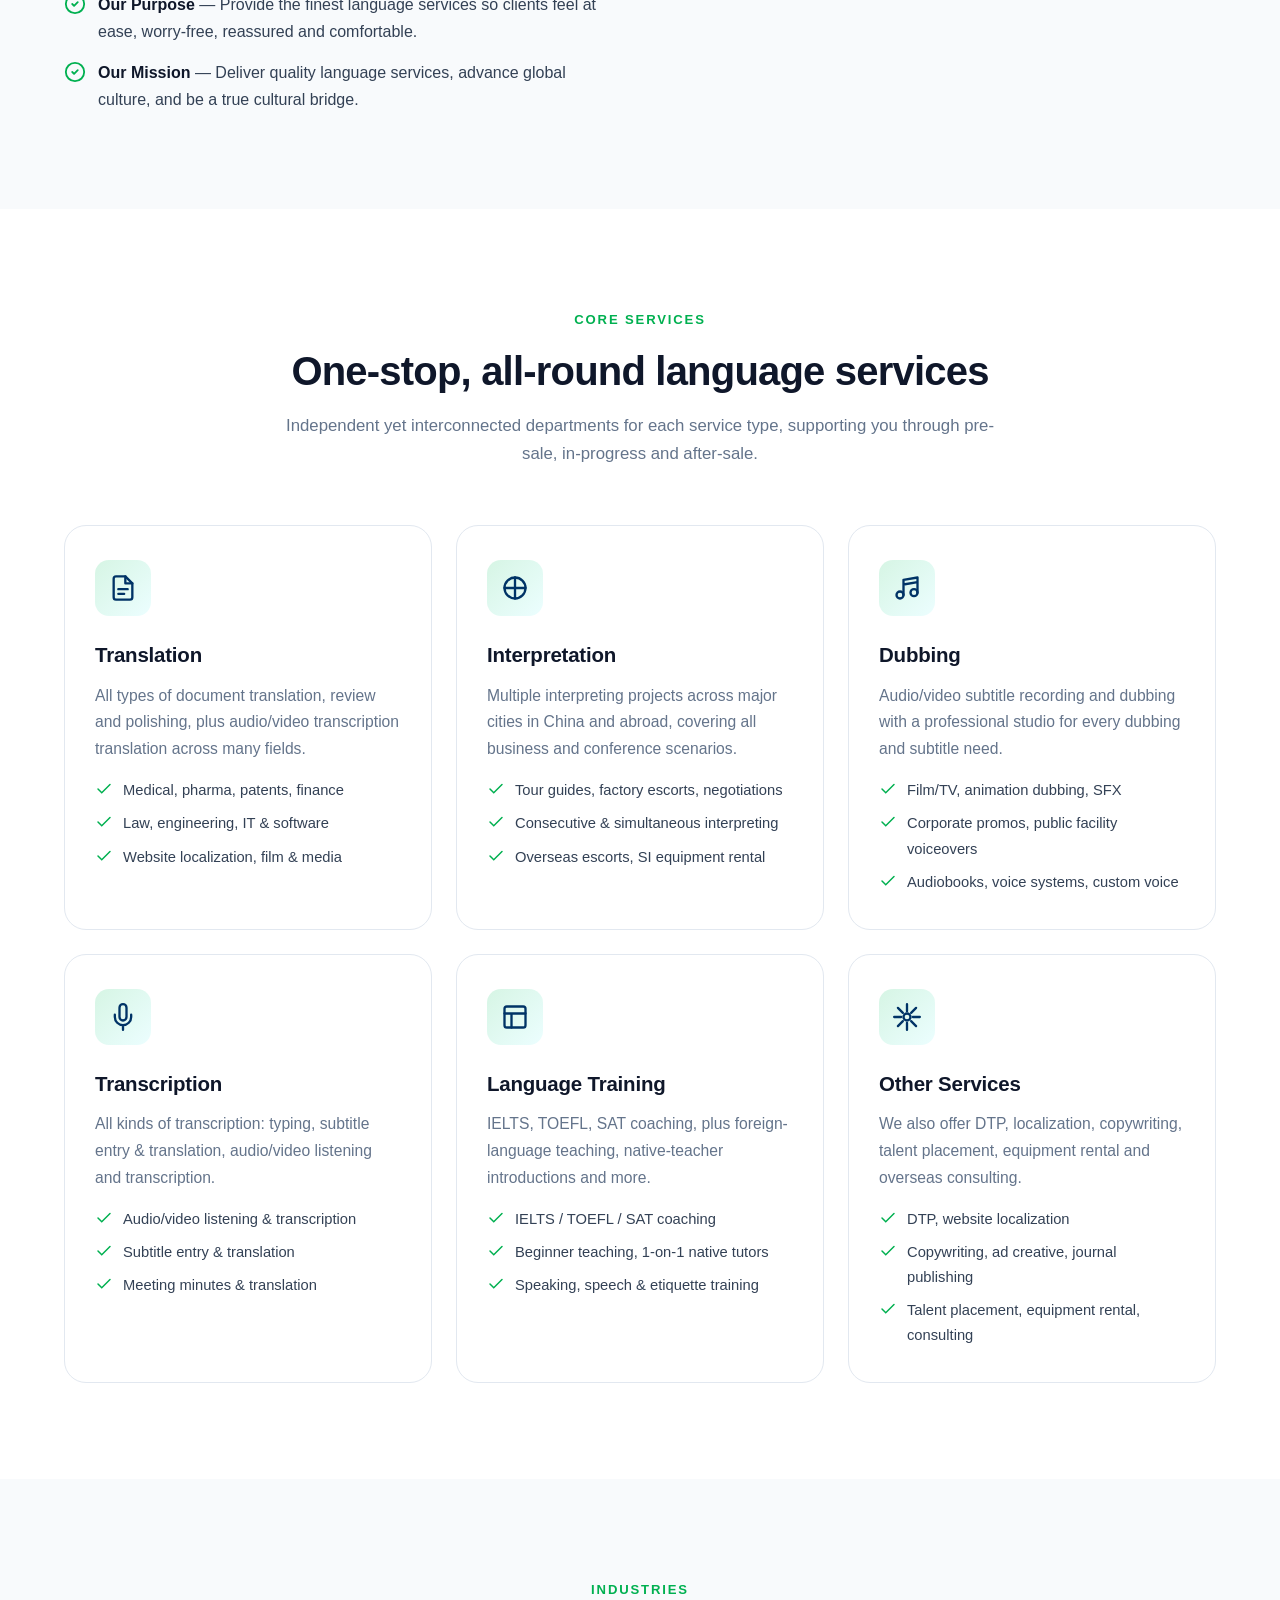
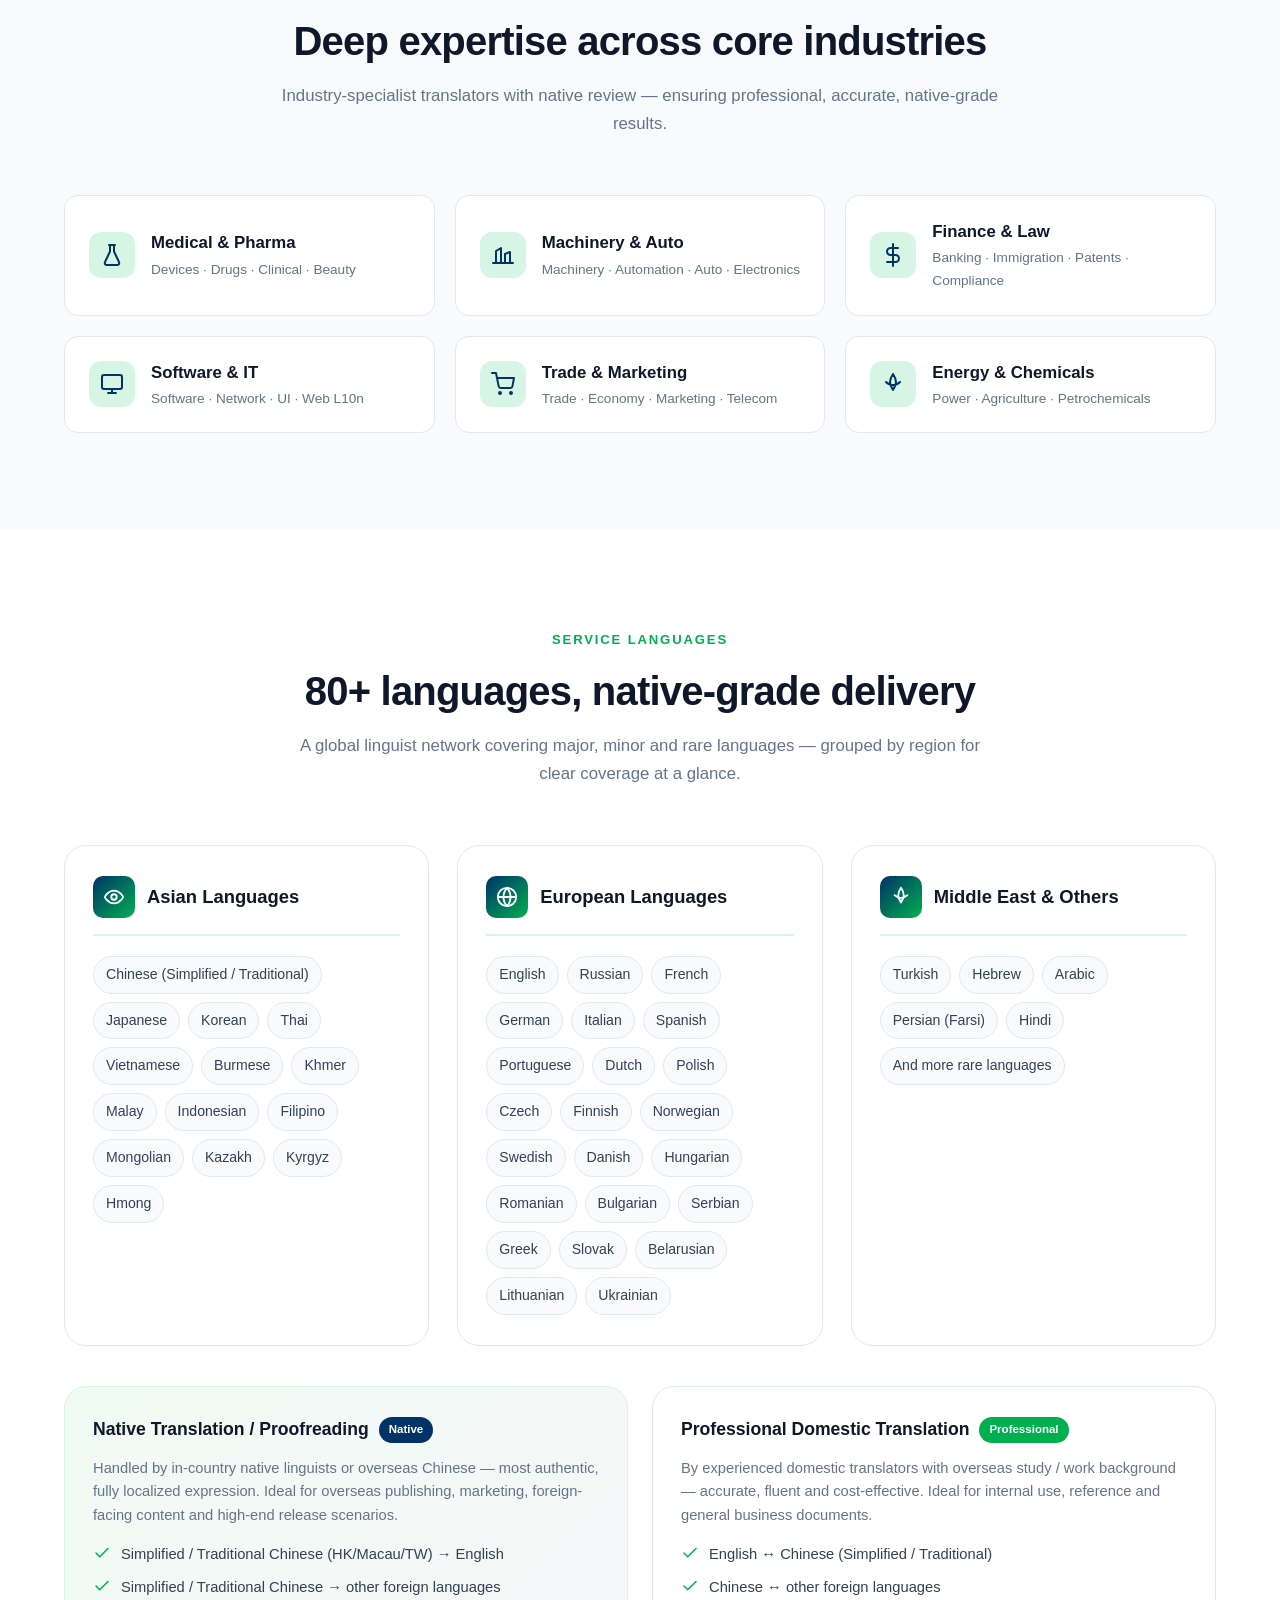
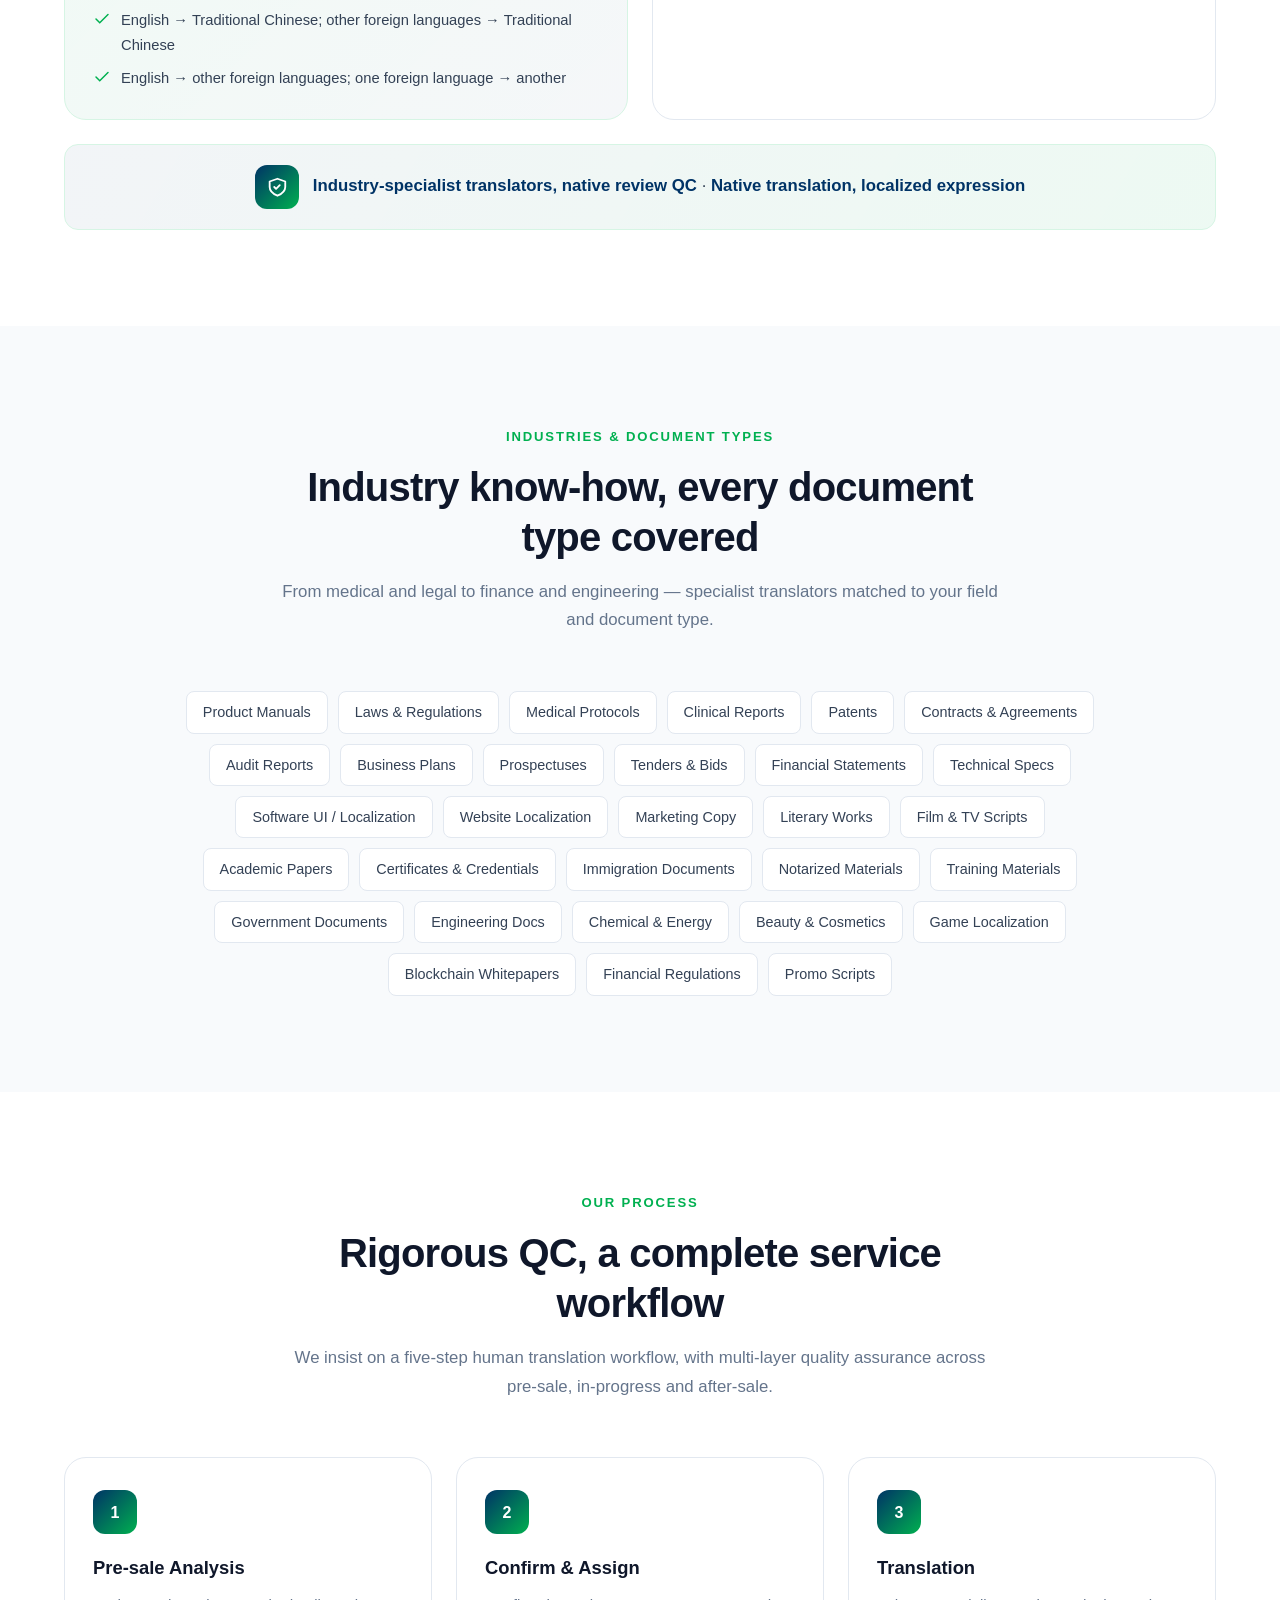
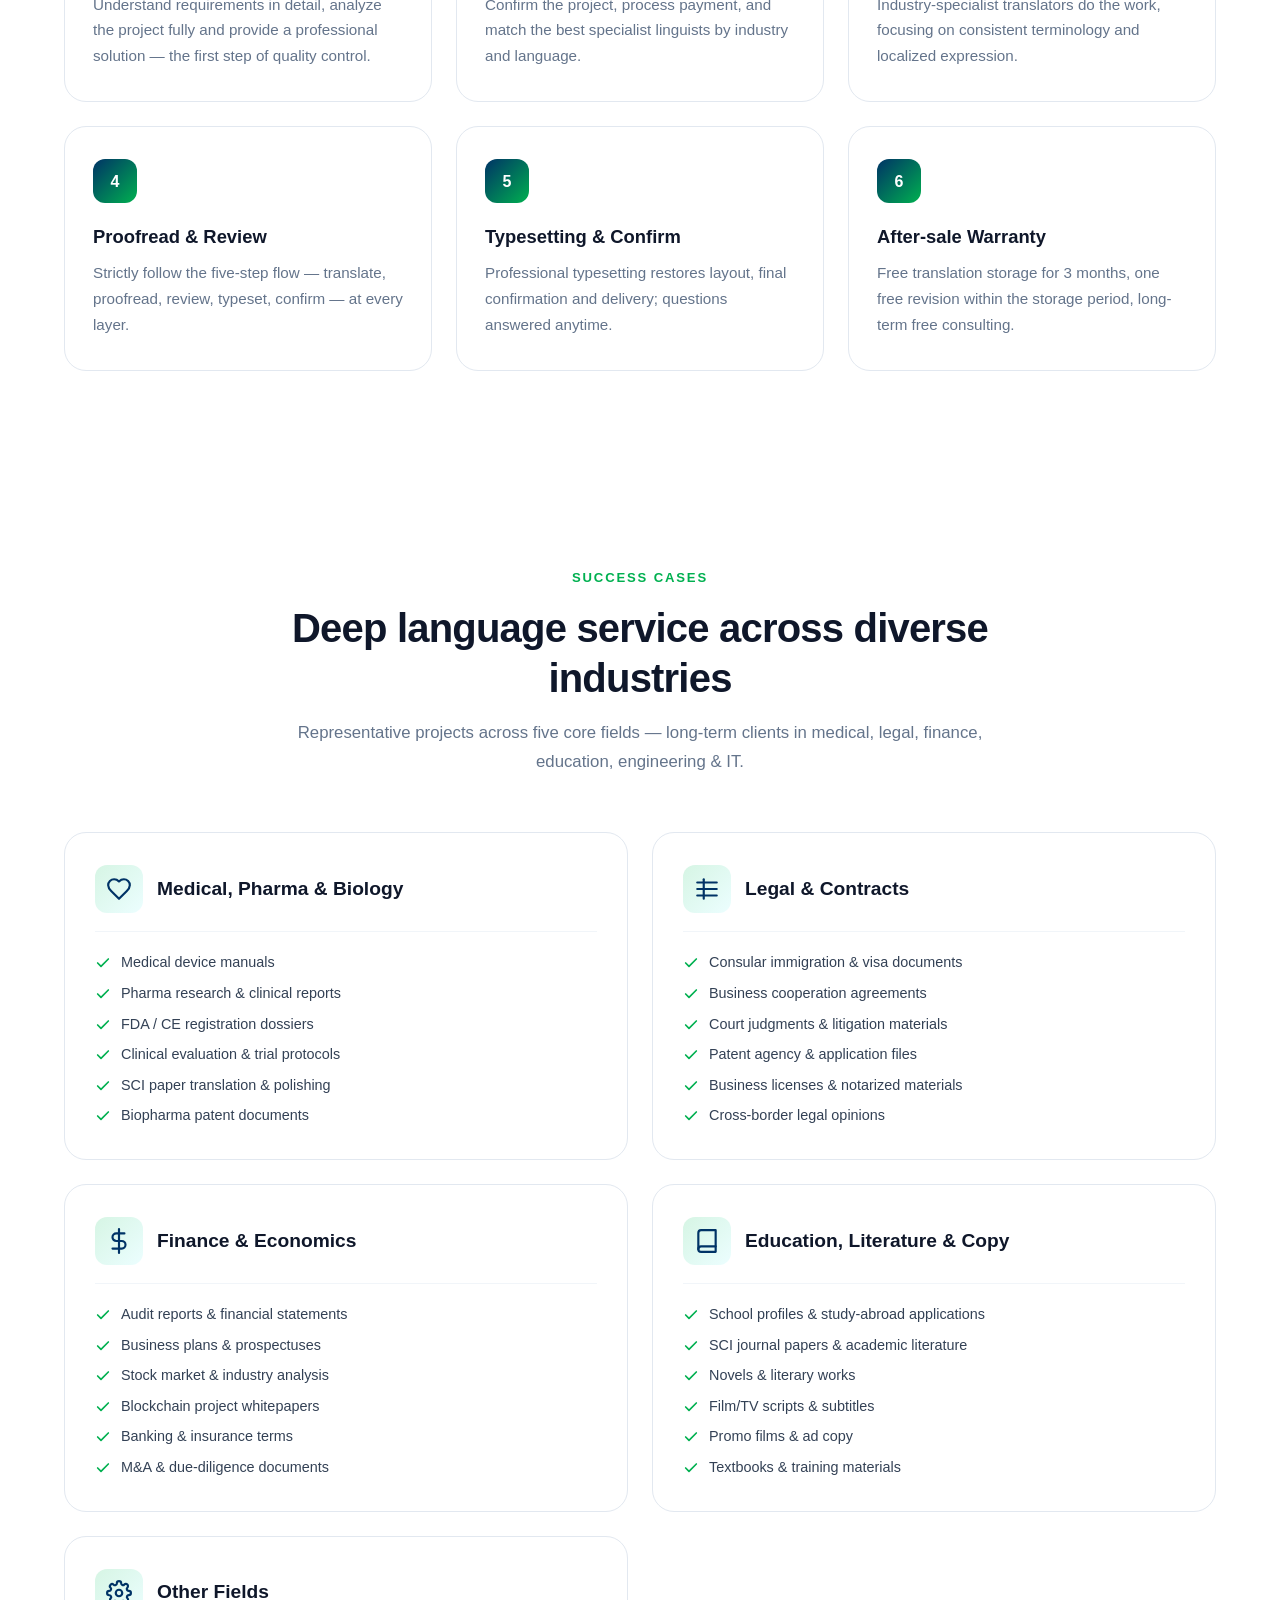
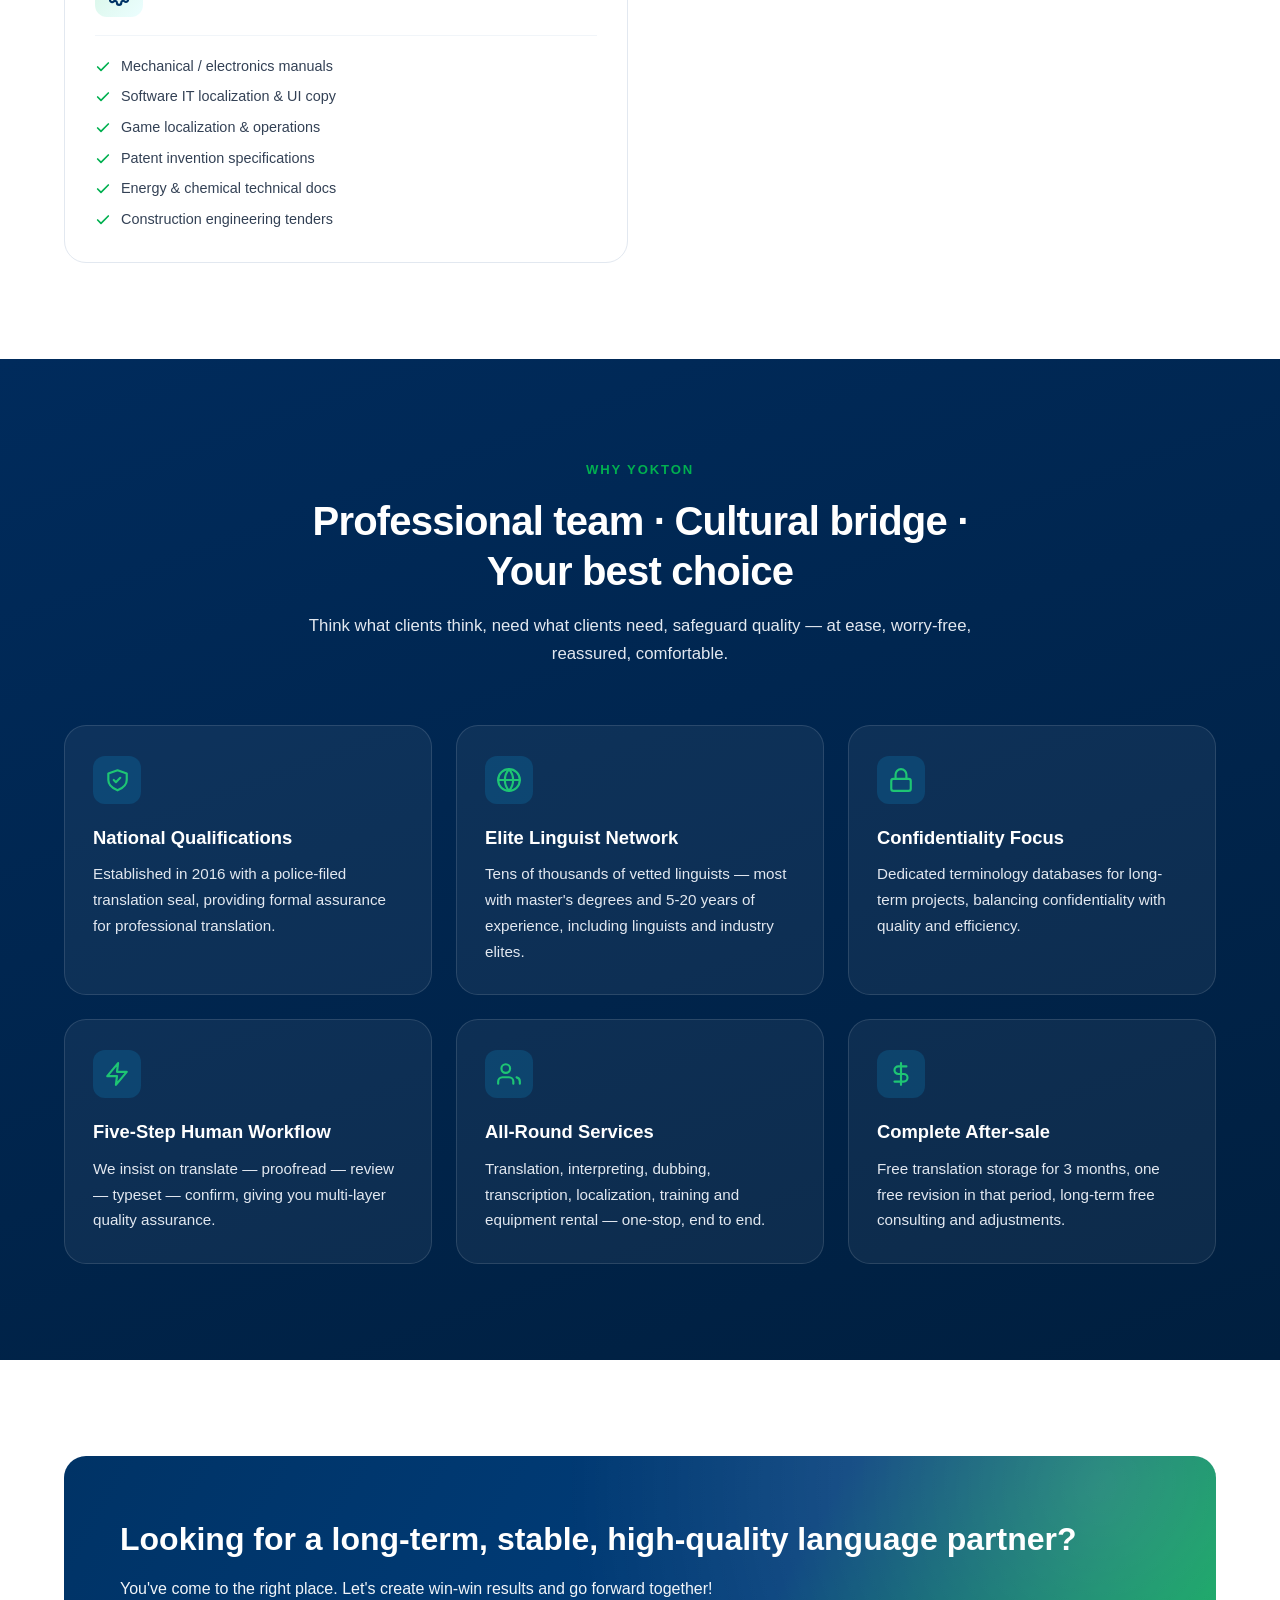
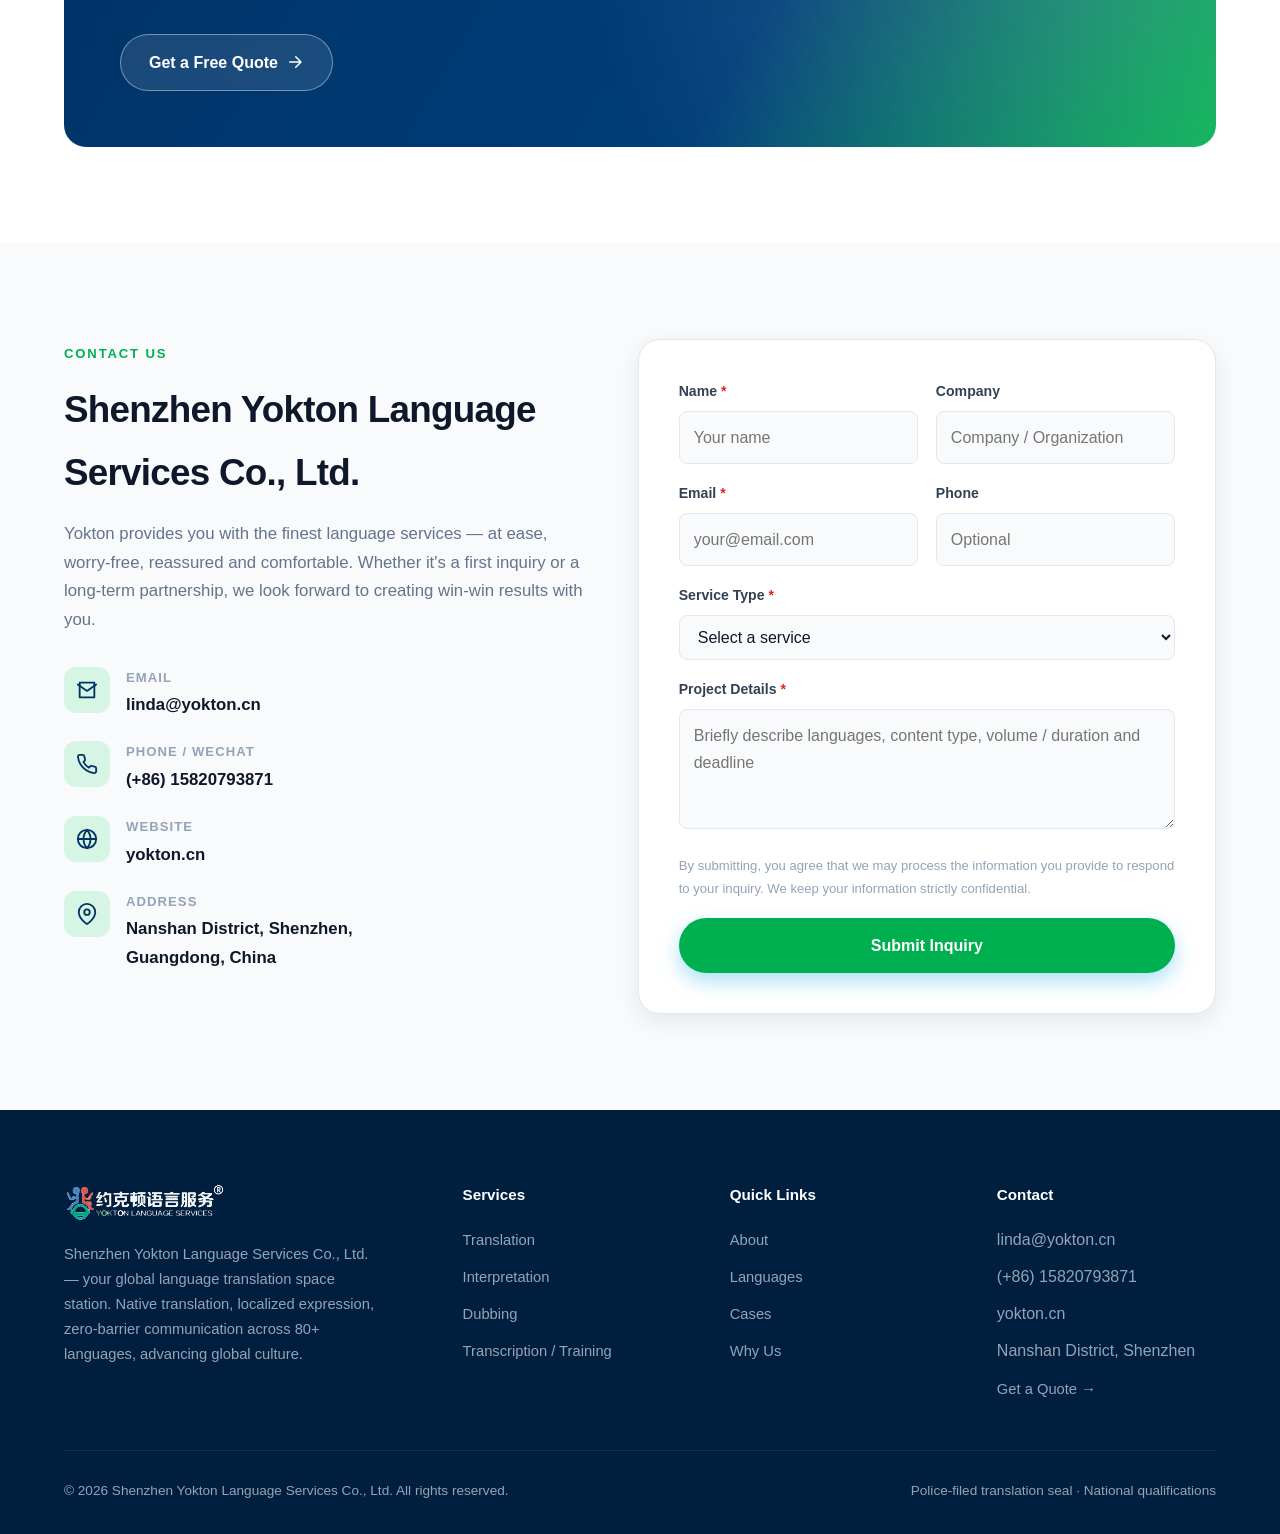
<file: en/index.html>
<!DOCTYPE html>
<html lang="en">
<head>
<meta charset="UTF-8" />
<meta name="viewport" content="width=device-width, initial-scale=1.0" />
<title>Yokton Language Services | Global Language Translation Space Station</title>
<meta name="description" content="Shenzhen Yokton Language Services — your global language translation space station. Native translation, localized expression, zero-barrier communication. Translation, interpreting, dubbing, transcription, localization, DTP and training across 80+ languages, with 98%+ annual client satisfaction." />
<meta name="keywords" content="Yokton,translation company,Shenzhen translation,interpreting,dubbing,transcription,localization,DTP,language training,native translation,80 languages" />
<meta name="author" content="Shenzhen Yokton Language Services Co., Ltd." />

<!-- Open Graph -->
<meta property="og:type" content="website" />
<meta property="og:locale" content="en_US" />
<meta property="og:site_name" content="Yokton Language Services" />
<meta property="og:title" content="Yokton Language Services | Global Language Translation Space Station" />
<meta property="og:description" content="Native translation, localized expression, zero-barrier communication. Translation, interpreting, dubbing, localization across 80+ languages, with 98%+ client satisfaction." />
<meta property="og:url" content="https://yokton.cn/en/" />
<meta property="og:image" content="https://yokton.cn/images/logo.png" />
<meta property="og:image:width" content="302" />
<meta property="og:image:height" content="74" />

<!-- Twitter Card -->
<meta name="twitter:card" content="summary" />
<meta name="twitter:title" content="Yokton Language Services | Global Language Translation Space Station" />
<meta name="twitter:description" content="Native translation, localized expression, zero-barrier communication across 80+ languages." />
<meta name="twitter:image" content="https://yokton.cn/images/logo.png" />

<link rel="canonical" href="https://yokton.cn/en/" />
<link rel="alternate" hreflang="zh-CN" href="https://yokton.cn/" />
<link rel="alternate" hreflang="en" href="https://yokton.cn/en/" />
<link rel="alternate" hreflang="x-default" href="https://yokton.cn/" />
<link rel="icon" href="data:image/svg+xml,<svg xmlns='http://www.w3.org/2000/svg' viewBox='0 0 100 100' width='24' height='24'><rect width='100' height='100' rx='22' fill='%231e3a8a'/><text x='50' y='68' font-size='56' font-weight='800' fill='white' text-anchor='middle' font-family='sans-serif'>Y</text></svg>" />

<script type="application/ld+json">
{
  "@context": "https://schema.org",
  "@type": "ProfessionalService",
  "name": "Shenzhen Yokton Language Services Co., Ltd.",
  "alternateName": "深圳市约克顿语言服务有限公司",
  "url": "https://yokton.cn/en/",
  "logo": "https://yokton.cn/images/logo.png",
  "image": "https://yokton.cn/images/logo.png",
  "email": "linda@yokton.cn",
  "telephone": "+86-15820793871",
  "foundingDate": "2016",
  "description": "Global language translation space station. Native translation, localized expression, zero-barrier communication. Translation, interpreting, dubbing, transcription, subtitling, localization, DTP and language training across 80+ languages.",
  "address": {
    "@type": "PostalAddress",
    "addressLocality": "Shenzhen",
    "addressRegion": "Guangdong",
    "addressCountry": "CN",
    "streetAddress": "Nanshan District"
  },
  "areaServed": "Worldwide",
  "knowsLanguage": ["zh", "en", "ja", "ko", "de", "fr", "es", "ru", "ar", "vi", "th"],
  "sameAs": ["https://yokton.cn/"]
}
</script>

<link rel="stylesheet" href="../css/style.css?v=5" />
</head>
<body>

<!-- ============ Header ============ -->
<header class="header" id="header">
  <div class="container nav">
    <a href="#top" class="brand" aria-label="Yokton Language Services home">
      <img src="../images/logo.png" alt="Yokton Language Services" class="brand-logo" />
    </a>

    <nav class="nav-menu" id="navMenu" aria-label="Main navigation">
      <a href="#about">About</a>
      <a href="#services">Services</a>
      <a href="#industries">Industries</a>
      <a href="#languages">Languages</a>
      <a href="#process">Process</a>
      <a href="#cases">Cases</a>
      <a href="#why">Why Us</a>
      <a href="#contact">Contact</a>
    </nav>

    <div class="nav-actions">
      <div class="lang-switch" role="group" aria-label="Language switch">
        <a href="../index.html" hreflang="zh">中</a>
        <a href="index.html" class="is-active" hreflang="en">EN</a>
      </div>
      <a href="#contact" class="btn btn--primary nav-cta">Get a Quote</a>
      <button class="nav-toggle" id="navToggle" aria-label="Open menu" aria-expanded="false" aria-controls="navMenu">
        <svg viewBox="0 0 24 24" fill="none" stroke="currentColor" stroke-width="2" stroke-linecap="round" width="24" height="24"><path d="M4 6h16M4 12h16M4 18h16"/></svg>
      </button>
    </div>
  </div>
</header>

<main id="top">

<!-- ============ Hero ============ -->
<section class="hero">
  <div class="container hero-grid">
    <div class="hero-copy">
      <span class="hero-eyebrow"><span class="dot"></span> Global Language Translation Space Station</span>
      <h1>Native Translation,<br><span class="accent">Localized Expression</span>, Zero-Barrier Communication</h1>
      <p class="hero-lead">Shenzhen Yokton Language Services Co., Ltd. — established in 2016 with national qualifications and a police-filed translation seal. We bring together tens of thousands of professional linguists and industry experts across 80+ languages, serving governments, enterprises and individuals worldwide.</p>
      <div class="hero-actions">
        <a href="#contact" class="btn btn--primary">
          Get in Touch
          <svg viewBox="0 0 24 24" fill="none" stroke="currentColor" stroke-width="2" stroke-linecap="round" stroke-linejoin="round" width="18" height="18"><path d="M5 12h14M13 5l7 7-7 7"/></svg>
        </a>
        <a href="#services" class="btn btn--ghost">Explore Services</a>
      </div>
      <div class="hero-trust">
        <span><svg viewBox="0 0 24 24" fill="none" stroke="currentColor" stroke-width="2" stroke-linecap="round" stroke-linejoin="round" width="18" height="18"><path d="M9 12l2 2 4-4"/><path d="M21 12c0 5-3.5 7.5-8.5 9.5C7.5 19.5 4 17 4 12V6l8.5-3L21 6z"/></svg> National Qualifications · Filed Seal</span>
        <span><svg viewBox="0 0 24 24" fill="none" stroke="currentColor" stroke-width="2" stroke-linecap="round" stroke-linejoin="round" width="18" height="18"><path d="M9 12l2 2 4-4"/><path d="M21 12c0 5-3.5 7.5-8.5 9.5C7.5 19.5 4 17 4 12V6l8.5-3L21 6z"/></svg> 98%+ Annual Satisfaction</span>
        <span><svg viewBox="0 0 24 24" fill="none" stroke="currentColor" stroke-width="2" stroke-linecap="round" stroke-linejoin="round" width="18" height="18"><path d="M9 12l2 2 4-4"/><path d="M21 12c0 5-3.5 7.5-8.5 9.5C7.5 19.5 4 17 4 12V6l8.5-3L21 6z"/></svg> 10,000+ Global Linguists</span>
      </div>
    </div>

    <div class="hero-visual">
      <div class="lang-cards">
        <div class="lang-card featured">
          <div class="code">80+ LANGUAGES</div>
          <div class="name">80+ Asian, European &amp; American Languages</div>
          <div class="meta">EN · JA · KO · DE · FR · ES · RU · AR · VI · TH… and many minor languages</div>
        </div>
        <div class="lang-card">
          <div class="code">Native</div>
          <div class="name">Localized Expression</div>
          <div class="meta">HK / Macau / TW · Overseas</div>
        </div>
        <div class="lang-card">
          <div class="code">Professional</div>
          <div class="name">Industry Experts</div>
          <div class="meta">5-20 yrs experience</div>
        </div>
        <div class="lang-card">
          <div class="code">DUBBING</div>
          <div class="name">Dubbing · Subtitles</div>
          <div class="meta">Pro recording studio</div>
        </div>
        <div class="lang-card">
          <div class="code">DTP</div>
          <div class="name">Desktop Publishing</div>
          <div class="meta">Multilingual layout</div>
        </div>
      </div>
    </div>
  </div>
</section>

<!-- ============ About ============ -->
<section class="section section--tint" id="about">
  <div class="container about-grid">
    <div class="about-text">
      <span class="section-eyebrow reveal">About Yokton</span>
      <h2 class="reveal" data-delay="1">More than language services — a cultural bridge</h2>
      <p class="reveal" data-delay="2">Shenzhen Yokton Language Services Co., Ltd. is a high-end language service provider focused on professional, quality service. Founded in early 2016 with national qualifications and a police-filed translation seal, our core team brings decades of industry experience. We have gathered tens of thousands of professional translators, consultants, language teachers and industry experts worldwide, serving governments, enterprises and individuals across 80+ languages.</p>
      <ul class="about-bullets">
        <li class="reveal" data-delay="2">
          <svg viewBox="0 0 24 24" fill="none" stroke="currentColor" stroke-width="2" stroke-linecap="round" stroke-linejoin="round" width="22" height="22"><path d="M9 12l2 2 4-4"/><circle cx="12" cy="12" r="10"/></svg>
          <span><strong>Our Philosophy</strong> — Think what clients think, need what clients need, and safeguard quality.</span>
        </li>
        <li class="reveal" data-delay="3">
          <svg viewBox="0 0 24 24" fill="none" stroke="currentColor" stroke-width="2" stroke-linecap="round" stroke-linejoin="round" width="22" height="22"><path d="M9 12l2 2 4-4"/><circle cx="12" cy="12" r="10"/></svg>
          <span><strong>Our Purpose</strong> — Provide the finest language services so clients feel at ease, worry-free, reassured and comfortable.</span>
        </li>
        <li class="reveal" data-delay="4">
          <svg viewBox="0 0 24 24" fill="none" stroke="currentColor" stroke-width="2" stroke-linecap="round" stroke-linejoin="round" width="22" height="22"><path d="M9 12l2 2 4-4"/><circle cx="12" cy="12" r="10"/></svg>
          <span><strong>Our Mission</strong> — Deliver quality language services, advance global culture, and be a true cultural bridge.</span>
        </li>
      </ul>
    </div>

    <div class="stats reveal" data-delay="2">
      <div class="stat">
        <div class="num" data-count="80" data-suffix="+">0</div>
        <div class="label">Languages</div>
      </div>
      <div class="stat">
        <div class="num" data-count="10000" data-suffix="+">0</div>
        <div class="label">Global Linguists</div>
      </div>
      <div class="stat">
        <div class="num" data-count="2016" data-nocomma>0</div>
        <div class="label">Established</div>
      </div>
      <div class="stat">
        <div class="num" data-count="98" data-suffix="%">0</div>
        <div class="label">Client Satisfaction</div>
      </div>
    </div>
  </div>
</section>

<!-- ============ Services ============ -->
<section class="section" id="services">
  <div class="container">
    <div class="section-head">
      <span class="section-eyebrow reveal">Core Services</span>
      <h2 class="section-title reveal" data-delay="1">One-stop, all-round language services</h2>
      <p class="section-sub reveal" data-delay="2">Independent yet interconnected departments for each service type, supporting you through pre-sale, in-progress and after-sale.</p>
    </div>

    <div class="card-grid">
      <article class="card reveal">
        <div class="card-icon">
          <svg viewBox="0 0 24 24" fill="none" stroke="currentColor" stroke-width="2" stroke-linecap="round" stroke-linejoin="round" width="28" height="28"><path d="M14 2H6a2 2 0 0 0-2 2v16a2 2 0 0 0 2 2h12a2 2 0 0 0 2-2V8z"/><path d="M14 2v6h6M8 13h8M8 17h5"/></svg>
        </div>
        <h3>Translation</h3>
        <p>All types of document translation, review and polishing, plus audio/video transcription translation across many fields.</p>
        <ul class="card-list">
          <li><svg viewBox="0 0 24 24" fill="none" stroke="currentColor" stroke-width="2" stroke-linecap="round" width="18" height="18"><path d="M20 6L9 17l-5-5"/></svg> Medical, pharma, patents, finance</li>
          <li><svg viewBox="0 0 24 24" fill="none" stroke="currentColor" stroke-width="2" stroke-linecap="round" width="18" height="18"><path d="M20 6L9 17l-5-5"/></svg> Law, engineering, IT &amp; software</li>
          <li><svg viewBox="0 0 24 24" fill="none" stroke="currentColor" stroke-width="2" stroke-linecap="round" width="18" height="18"><path d="M20 6L9 17l-5-5"/></svg> Website localization, film &amp; media</li>
        </ul>
      </article>

      <article class="card reveal" data-delay="1">
        <div class="card-icon">
          <svg viewBox="0 0 24 24" fill="none" stroke="currentColor" stroke-width="2" stroke-linecap="round" stroke-linejoin="round" width="28" height="28"><path d="M3 12a9 9 0 1 0 18 0 9 9 0 0 0-18 0z"/><path d="M12 3v18M3 12h18"/></svg>
        </div>
        <h3>Interpretation</h3>
        <p>Multiple interpreting projects across major cities in China and abroad, covering all business and conference scenarios.</p>
        <ul class="card-list">
          <li><svg viewBox="0 0 24 24" fill="none" stroke="currentColor" stroke-width="2" stroke-linecap="round" width="18" height="18"><path d="M20 6L9 17l-5-5"/></svg> Tour guides, factory escorts, negotiations</li>
          <li><svg viewBox="0 0 24 24" fill="none" stroke="currentColor" stroke-width="2" stroke-linecap="round" width="18" height="18"><path d="M20 6L9 17l-5-5"/></svg> Consecutive &amp; simultaneous interpreting</li>
          <li><svg viewBox="0 0 24 24" fill="none" stroke="currentColor" stroke-width="2" stroke-linecap="round" width="18" height="18"><path d="M20 6L9 17l-5-5"/></svg> Overseas escorts, SI equipment rental</li>
        </ul>
      </article>

      <article class="card reveal" data-delay="2">
        <div class="card-icon">
          <svg viewBox="0 0 24 24" fill="none" stroke="currentColor" stroke-width="2" stroke-linecap="round" stroke-linejoin="round" width="28" height="28"><path d="M9 18V5l12-2v13M9 9l12-2"/><circle cx="6" cy="18" r="3"/><circle cx="18" cy="16" r="3"/></svg>
        </div>
        <h3>Dubbing</h3>
        <p>Audio/video subtitle recording and dubbing with a professional studio for every dubbing and subtitle need.</p>
        <ul class="card-list">
          <li><svg viewBox="0 0 24 24" fill="none" stroke="currentColor" stroke-width="2" stroke-linecap="round" width="18" height="18"><path d="M20 6L9 17l-5-5"/></svg> Film/TV, animation dubbing, SFX</li>
          <li><svg viewBox="0 0 24 24" fill="none" stroke="currentColor" stroke-width="2" stroke-linecap="round" width="18" height="18"><path d="M20 6L9 17l-5-5"/></svg> Corporate promos, public facility voiceovers</li>
          <li><svg viewBox="0 0 24 24" fill="none" stroke="currentColor" stroke-width="2" stroke-linecap="round" width="18" height="18"><path d="M20 6L9 17l-5-5"/></svg> Audiobooks, voice systems, custom voice</li>
        </ul>
      </article>

      <article class="card reveal">
        <div class="card-icon">
          <svg viewBox="0 0 24 24" fill="none" stroke="currentColor" stroke-width="2" stroke-linecap="round" stroke-linejoin="round" width="28" height="28"><path d="M12 1a3 3 0 0 0-3 3v8a3 3 0 0 0 6 0V4a3 3 0 0 0-3-3z"/><path d="M19 10v2a7 7 0 0 1-14 0v-2M12 19v4"/></svg>
        </div>
        <h3>Transcription</h3>
        <p>All kinds of transcription: typing, subtitle entry &amp; translation, audio/video listening and transcription.</p>
        <ul class="card-list">
          <li><svg viewBox="0 0 24 24" fill="none" stroke="currentColor" stroke-width="2" stroke-linecap="round" width="18" height="18"><path d="M20 6L9 17l-5-5"/></svg> Audio/video listening &amp; transcription</li>
          <li><svg viewBox="0 0 24 24" fill="none" stroke="currentColor" stroke-width="2" stroke-linecap="round" width="18" height="18"><path d="M20 6L9 17l-5-5"/></svg> Subtitle entry &amp; translation</li>
          <li><svg viewBox="0 0 24 24" fill="none" stroke="currentColor" stroke-width="2" stroke-linecap="round" width="18" height="18"><path d="M20 6L9 17l-5-5"/></svg> Meeting minutes &amp; translation</li>
        </ul>
      </article>

      <article class="card reveal" data-delay="1">
        <div class="card-icon">
          <svg viewBox="0 0 24 24" fill="none" stroke="currentColor" stroke-width="2" stroke-linecap="round" stroke-linejoin="round" width="28" height="28"><rect x="3" y="3" width="18" height="18" rx="2"/><path d="M3 9h18M9 21V9"/></svg>
        </div>
        <h3>Language Training</h3>
        <p>IELTS, TOEFL, SAT coaching, plus foreign-language teaching, native-teacher introductions and more.</p>
        <ul class="card-list">
          <li><svg viewBox="0 0 24 24" fill="none" stroke="currentColor" stroke-width="2" stroke-linecap="round" width="18" height="18"><path d="M20 6L9 17l-5-5"/></svg> IELTS / TOEFL / SAT coaching</li>
          <li><svg viewBox="0 0 24 24" fill="none" stroke="currentColor" stroke-width="2" stroke-linecap="round" width="18" height="18"><path d="M20 6L9 17l-5-5"/></svg> Beginner teaching, 1-on-1 native tutors</li>
          <li><svg viewBox="0 0 24 24" fill="none" stroke="currentColor" stroke-width="2" stroke-linecap="round" width="18" height="18"><path d="M20 6L9 17l-5-5"/></svg> Speaking, speech &amp; etiquette training</li>
        </ul>
      </article>

      <article class="card reveal" data-delay="2">
        <div class="card-icon">
          <svg viewBox="0 0 24 24" fill="none" stroke="currentColor" stroke-width="2" stroke-linecap="round" stroke-linejoin="round" width="28" height="28"><circle cx="12" cy="12" r="3"/><path d="M12 1v6M12 17v6M4.22 4.22l4.24 4.24M15.54 15.54l4.24 4.24M1 12h6M17 12h6M4.22 19.78l4.24-4.24M15.54 8.46l4.24-4.24"/></svg>
        </div>
        <h3>Other Services</h3>
        <p>We also offer DTP, localization, copywriting, talent placement, equipment rental and overseas consulting.</p>
        <ul class="card-list">
          <li><svg viewBox="0 0 24 24" fill="none" stroke="currentColor" stroke-width="2" stroke-linecap="round" width="18" height="18"><path d="M20 6L9 17l-5-5"/></svg> DTP, website localization</li>
          <li><svg viewBox="0 0 24 24" fill="none" stroke="currentColor" stroke-width="2" stroke-linecap="round" width="18" height="18"><path d="M20 6L9 17l-5-5"/></svg> Copywriting, ad creative, journal publishing</li>
          <li><svg viewBox="0 0 24 24" fill="none" stroke="currentColor" stroke-width="2" stroke-linecap="round" width="18" height="18"><path d="M20 6L9 17l-5-5"/></svg> Talent placement, equipment rental, consulting</li>
        </ul>
      </article>
    </div>
  </div>
</section>

<!-- ============ Industries ============ -->
<section class="section section--tint" id="industries">
  <div class="container">
    <div class="section-head">
      <span class="section-eyebrow reveal">Industries</span>
      <h2 class="section-title reveal" data-delay="1">Deep expertise across core industries</h2>
      <p class="section-sub reveal" data-delay="2">Industry-specialist translators with native review — ensuring professional, accurate, native-grade results.</p>
    </div>

    <div class="industry-grid">
      <div class="industry reveal">
        <div class="industry-ico"><svg viewBox="0 0 24 24" fill="none" stroke="currentColor" stroke-width="2" stroke-linecap="round" stroke-linejoin="round" width="24" height="24"><path d="M9 2h6M10 2v6.5L5 19a2 2 0 0 0 2 3h10a2 2 0 0 0 2-3l-5-10.5V2"/></svg></div>
        <div><h4>Medical &amp; Pharma</h4><p>Devices · Drugs · Clinical · Beauty</p></div>
      </div>
      <div class="industry reveal" data-delay="1">
        <div class="industry-ico"><svg viewBox="0 0 24 24" fill="none" stroke="currentColor" stroke-width="2" stroke-linecap="round" stroke-linejoin="round" width="24" height="24"><path d="M2 20h20M5 20V8l5-3v15M14 20v-9l5-2v11"/></svg></div>
        <div><h4>Machinery &amp; Auto</h4><p>Machinery · Automation · Auto · Electronics</p></div>
      </div>
      <div class="industry reveal" data-delay="2">
        <div class="industry-ico"><svg viewBox="0 0 24 24" fill="none" stroke="currentColor" stroke-width="2" stroke-linecap="round" stroke-linejoin="round" width="24" height="24"><path d="M12 1v22M17 5H9.5a3.5 3.5 0 0 0 0 7h5a3.5 3.5 0 0 1 0 7H6"/></svg></div>
        <div><h4>Finance &amp; Law</h4><p>Banking · Immigration · Patents · Compliance</p></div>
      </div>
      <div class="industry reveal">
        <div class="industry-ico"><svg viewBox="0 0 24 24" fill="none" stroke="currentColor" stroke-width="2" stroke-linecap="round" stroke-linejoin="round" width="24" height="24"><rect x="2" y="3" width="20" height="14" rx="2"/><path d="M8 21h8M12 17v4"/></svg></div>
        <div><h4>Software &amp; IT</h4><p>Software · Network · UI · Web L10n</p></div>
      </div>
      <div class="industry reveal" data-delay="1">
        <div class="industry-ico"><svg viewBox="0 0 24 24" fill="none" stroke="currentColor" stroke-width="2" stroke-linecap="round" stroke-linejoin="round" width="24" height="24"><circle cx="9" cy="21" r="1"/><circle cx="20" cy="21" r="1"/><path d="M1 1h4l2.7 13.4a2 2 0 0 0 2 1.6h9.7a2 2 0 0 0 2-1.6L23 6H6"/></svg></div>
        <div><h4>Trade &amp; Marketing</h4><p>Trade · Economy · Marketing · Telecom</p></div>
      </div>
      <div class="industry reveal" data-delay="2">
        <div class="industry-ico"><svg viewBox="0 0 24 24" fill="none" stroke="currentColor" stroke-width="2" stroke-linecap="round" stroke-linejoin="round" width="24" height="24"><path d="M12 2C8 8 8 12 12 18M12 18c4-6 4-10 0-16M5 10c2 2 5 3 7 3s5-1 7-3"/></svg></div>
        <div><h4>Energy &amp; Chemicals</h4><p>Power · Agriculture · Petrochemicals</p></div>
      </div>
    </div>
  </div>
</section>

<!-- ============ Languages ============ -->
<section class="section" id="languages">
  <div class="container">
    <div class="section-head">
      <span class="section-eyebrow reveal">Service Languages</span>
      <h2 class="section-title reveal" data-delay="1">80+ languages, native-grade delivery</h2>
      <p class="section-sub reveal" data-delay="2">A global linguist network covering major, minor and rare languages — grouped by region for clear coverage at a glance.</p>
    </div>

    <div class="lang-section-grid">
      <div class="lang-group reveal">
        <div class="lang-group-head">
          <span class="lang-group-ico">
            <svg viewBox="0 0 24 24" fill="none" stroke="currentColor" stroke-width="2" stroke-linecap="round" stroke-linejoin="round" width="22" height="22"><path d="M2 12s3-7 10-7 10 7 10 7-3 7-10 7-10-7-10-7z"/><circle cx="12" cy="12" r="3"/></svg>
          </span>
          <h3>Asian Languages</h3>
        </div>
        <div class="lang-tags">
          <span class="lang-tag">Chinese (Simplified / Traditional)</span>
          <span class="lang-tag">Japanese</span>
          <span class="lang-tag">Korean</span>
          <span class="lang-tag">Thai</span>
          <span class="lang-tag">Vietnamese</span>
          <span class="lang-tag">Burmese</span>
          <span class="lang-tag">Khmer</span>
          <span class="lang-tag">Malay</span>
          <span class="lang-tag">Indonesian</span>
          <span class="lang-tag">Filipino</span>
          <span class="lang-tag">Mongolian</span>
          <span class="lang-tag">Kazakh</span>
          <span class="lang-tag">Kyrgyz</span>
          <span class="lang-tag">Hmong</span>
        </div>
      </div>

      <div class="lang-group reveal" data-delay="1">
        <div class="lang-group-head">
          <span class="lang-group-ico">
            <svg viewBox="0 0 24 24" fill="none" stroke="currentColor" stroke-width="2" stroke-linecap="round" stroke-linejoin="round" width="22" height="22"><circle cx="12" cy="12" r="10"/><path d="M2 12h20M12 2a15 15 0 0 1 0 20M12 2a15 15 0 0 0 0 20"/></svg>
          </span>
          <h3>European Languages</h3>
        </div>
        <div class="lang-tags">
          <span class="lang-tag">English</span>
          <span class="lang-tag">Russian</span>
          <span class="lang-tag">French</span>
          <span class="lang-tag">German</span>
          <span class="lang-tag">Italian</span>
          <span class="lang-tag">Spanish</span>
          <span class="lang-tag">Portuguese</span>
          <span class="lang-tag">Dutch</span>
          <span class="lang-tag">Polish</span>
          <span class="lang-tag">Czech</span>
          <span class="lang-tag">Finnish</span>
          <span class="lang-tag">Norwegian</span>
          <span class="lang-tag">Swedish</span>
          <span class="lang-tag">Danish</span>
          <span class="lang-tag">Hungarian</span>
          <span class="lang-tag">Romanian</span>
          <span class="lang-tag">Bulgarian</span>
          <span class="lang-tag">Serbian</span>
          <span class="lang-tag">Greek</span>
          <span class="lang-tag">Slovak</span>
          <span class="lang-tag">Belarusian</span>
          <span class="lang-tag">Lithuanian</span>
          <span class="lang-tag">Ukrainian</span>
        </div>
      </div>

      <div class="lang-group reveal" data-delay="2">
        <div class="lang-group-head">
          <span class="lang-group-ico">
            <svg viewBox="0 0 24 24" fill="none" stroke="currentColor" stroke-width="2" stroke-linecap="round" stroke-linejoin="round" width="22" height="22"><path d="M12 2C8 8 8 12 12 18M12 18c4-6 4-10 0-16M5 10c2 2 5 3 7 3s5-1 7-3"/></svg>
          </span>
          <h3>Middle East &amp; Others</h3>
        </div>
        <div class="lang-tags">
          <span class="lang-tag">Turkish</span>
          <span class="lang-tag">Hebrew</span>
          <span class="lang-tag">Arabic</span>
          <span class="lang-tag">Persian (Farsi)</span>
          <span class="lang-tag">Hindi</span>
          <span class="lang-tag">And more rare languages</span>
        </div>
      </div>
    </div>

    <div class="translate-types">
      <div class="translate-type translate-type--native reveal">
        <h4>Native Translation / Proofreading <span class="badge">Native</span></h4>
        <p>Handled by in-country native linguists or overseas Chinese — most authentic, fully localized expression. Ideal for overseas publishing, marketing, foreign-facing content and high-end release scenarios.</p>
        <ul>
          <li><svg viewBox="0 0 24 24" fill="none" stroke="currentColor" stroke-width="2" stroke-linecap="round" width="18" height="18"><path d="M20 6L9 17l-5-5"/></svg> Simplified / Traditional Chinese (HK/Macau/TW) → English</li>
          <li><svg viewBox="0 0 24 24" fill="none" stroke="currentColor" stroke-width="2" stroke-linecap="round" width="18" height="18"><path d="M20 6L9 17l-5-5"/></svg> Simplified / Traditional Chinese → other foreign languages</li>
          <li><svg viewBox="0 0 24 24" fill="none" stroke="currentColor" stroke-width="2" stroke-linecap="round" width="18" height="18"><path d="M20 6L9 17l-5-5"/></svg> English → Traditional Chinese; other foreign languages → Traditional Chinese</li>
          <li><svg viewBox="0 0 24 24" fill="none" stroke="currentColor" stroke-width="2" stroke-linecap="round" width="18" height="18"><path d="M20 6L9 17l-5-5"/></svg> English → other foreign languages; one foreign language → another</li>
        </ul>
      </div>
      <div class="translate-type reveal" data-delay="1">
        <h4>Professional Domestic Translation <span class="badge">Professional</span></h4>
        <p>By experienced domestic translators with overseas study / work background — accurate, fluent and cost-effective. Ideal for internal use, reference and general business documents.</p>
        <ul>
          <li><svg viewBox="0 0 24 24" fill="none" stroke="currentColor" stroke-width="2" stroke-linecap="round" width="18" height="18"><path d="M20 6L9 17l-5-5"/></svg> English ↔ Chinese (Simplified / Traditional)</li>
          <li><svg viewBox="0 0 24 24" fill="none" stroke="currentColor" stroke-width="2" stroke-linecap="round" width="18" height="18"><path d="M20 6L9 17l-5-5"/></svg> Chinese ↔ other foreign languages</li>
        </ul>
      </div>
    </div>

    <div class="translate-summary reveal" data-delay="2">
      <span class="translate-summary-ico">
        <svg viewBox="0 0 24 24" fill="none" stroke="currentColor" stroke-width="2" stroke-linecap="round" stroke-linejoin="round" width="22" height="22"><path d="M9 12l2 2 4-4"/><path d="M21 12c0 5-3.5 7.5-8.5 9.5C7.5 19.5 4 17 4 12V6l8.5-3L21 6z"/></svg>
      </span>
      <p><strong>Industry-specialist translators, native review QC</strong> · <strong>Native translation, localized expression</strong></p>
    </div>
  </div>
</section>

<!-- ============ Industries & Document Types ============ -->
<section class="section section--tint" id="doctypes">
  <div class="container">
    <div class="section-head">
      <span class="section-eyebrow reveal">Industries &amp; Document Types</span>
      <h2 class="section-title reveal" data-delay="1">Industry know-how, every document type covered</h2>
      <p class="section-sub reveal" data-delay="2">From medical and legal to finance and engineering — specialist translators matched to your field and document type.</p>
    </div>

    <div class="doc-types reveal">
      <span class="doc-tag">Product Manuals</span>
      <span class="doc-tag">Laws &amp; Regulations</span>
      <span class="doc-tag">Medical Protocols</span>
      <span class="doc-tag">Clinical Reports</span>
      <span class="doc-tag">Patents</span>
      <span class="doc-tag">Contracts &amp; Agreements</span>
      <span class="doc-tag">Audit Reports</span>
      <span class="doc-tag">Business Plans</span>
      <span class="doc-tag">Prospectuses</span>
      <span class="doc-tag">Tenders &amp; Bids</span>
      <span class="doc-tag">Financial Statements</span>
      <span class="doc-tag">Technical Specs</span>
      <span class="doc-tag">Software UI / Localization</span>
      <span class="doc-tag">Website Localization</span>
      <span class="doc-tag">Marketing Copy</span>
      <span class="doc-tag">Literary Works</span>
      <span class="doc-tag">Film &amp; TV Scripts</span>
      <span class="doc-tag">Academic Papers</span>
      <span class="doc-tag">Certificates &amp; Credentials</span>
      <span class="doc-tag">Immigration Documents</span>
      <span class="doc-tag">Notarized Materials</span>
      <span class="doc-tag">Training Materials</span>
      <span class="doc-tag">Government Documents</span>
      <span class="doc-tag">Engineering Docs</span>
      <span class="doc-tag">Chemical &amp; Energy</span>
      <span class="doc-tag">Beauty &amp; Cosmetics</span>
      <span class="doc-tag">Game Localization</span>
      <span class="doc-tag">Blockchain Whitepapers</span>
      <span class="doc-tag">Financial Regulations</span>
      <span class="doc-tag">Promo Scripts</span>
    </div>
  </div>
</section>

<!-- ============ Process ============ -->
<section class="section" id="process">
  <div class="container">
    <div class="section-head">
      <span class="section-eyebrow reveal">Our Process</span>
      <h2 class="section-title reveal" data-delay="1">Rigorous QC, a complete service workflow</h2>
      <p class="section-sub reveal" data-delay="2">We insist on a five-step human translation workflow, with multi-layer quality assurance across pre-sale, in-progress and after-sale.</p>
    </div>

    <div class="process">
      <div class="step reveal">
        <span class="step-num">1</span>
        <h3>Pre-sale Analysis</h3>
        <p>Understand requirements in detail, analyze the project fully and provide a professional solution — the first step of quality control.</p>
      </div>
      <div class="step reveal" data-delay="1">
        <span class="step-num">2</span>
        <h3>Confirm &amp; Assign</h3>
        <p>Confirm the project, process payment, and match the best specialist linguists by industry and language.</p>
      </div>
      <div class="step reveal" data-delay="2">
        <span class="step-num">3</span>
        <h3>Translation</h3>
        <p>Industry-specialist translators do the work, focusing on consistent terminology and localized expression.</p>
      </div>
      <div class="step reveal">
        <span class="step-num">4</span>
        <h3>Proofread &amp; Review</h3>
        <p>Strictly follow the five-step flow — translate, proofread, review, typeset, confirm — at every layer.</p>
      </div>
      <div class="step reveal" data-delay="1">
        <span class="step-num">5</span>
        <h3>Typesetting &amp; Confirm</h3>
        <p>Professional typesetting restores layout, final confirmation and delivery; questions answered anytime.</p>
      </div>
      <div class="step reveal" data-delay="2">
        <span class="step-num">6</span>
        <h3>After-sale Warranty</h3>
        <p>Free translation storage for 3 months, one free revision within the storage period, long-term free consulting.</p>
      </div>
    </div>
  </div>
</section>

<!-- ============ Cases ============ -->
<section class="section" id="cases">
  <div class="container">
    <div class="section-head">
      <span class="section-eyebrow reveal">Success Cases</span>
      <h2 class="section-title reveal" data-delay="1">Deep language service across diverse industries</h2>
      <p class="section-sub reveal" data-delay="2">Representative projects across five core fields — long-term clients in medical, legal, finance, education, engineering &amp; IT.</p>
    </div>

    <div class="case-grid">
      <div class="case-card reveal">
        <div class="case-head">
          <span class="case-ico">
            <svg viewBox="0 0 24 24" fill="none" stroke="currentColor" stroke-width="2" stroke-linecap="round" stroke-linejoin="round" width="26" height="26"><path d="M19 14c1.49-1.46 3-3.21 3-5.5A5.5 5.5 0 0 0 16.5 3c-1.76 0-3 .5-4.5 2-1.5-1.5-2.74-2-4.5-2A5.5 5.5 0 0 0 2 8.5c0 2.29 1.51 4.04 3 5.5l7 7Z"/></svg>
          </span>
          <h3>Medical, Pharma &amp; Biology</h3>
        </div>
        <ul class="case-list">
          <li><svg viewBox="0 0 24 24" fill="none" stroke="currentColor" stroke-width="2.5" stroke-linecap="round" stroke-linejoin="round" width="16" height="16"><polyline points="20 6 9 17 4 12"/></svg>Medical device manuals</li>
          <li><svg viewBox="0 0 24 24" fill="none" stroke="currentColor" stroke-width="2.5" stroke-linecap="round" stroke-linejoin="round" width="16" height="16"><polyline points="20 6 9 17 4 12"/></svg>Pharma research &amp; clinical reports</li>
          <li><svg viewBox="0 0 24 24" fill="none" stroke="currentColor" stroke-width="2.5" stroke-linecap="round" stroke-linejoin="round" width="16" height="16"><polyline points="20 6 9 17 4 12"/></svg>FDA / CE registration dossiers</li>
          <li><svg viewBox="0 0 24 24" fill="none" stroke="currentColor" stroke-width="2.5" stroke-linecap="round" stroke-linejoin="round" width="16" height="16"><polyline points="20 6 9 17 4 12"/></svg>Clinical evaluation &amp; trial protocols</li>
          <li><svg viewBox="0 0 24 24" fill="none" stroke="currentColor" stroke-width="2.5" stroke-linecap="round" stroke-linejoin="round" width="16" height="16"><polyline points="20 6 9 17 4 12"/></svg>SCI paper translation &amp; polishing</li>
          <li><svg viewBox="0 0 24 24" fill="none" stroke="currentColor" stroke-width="2.5" stroke-linecap="round" stroke-linejoin="round" width="16" height="16"><polyline points="20 6 9 17 4 12"/></svg>Biopharma patent documents</li>
        </ul>
      </div>

      <div class="case-card reveal" data-delay="1">
        <div class="case-head">
          <span class="case-ico">
            <svg viewBox="0 0 24 24" fill="none" stroke="currentColor" stroke-width="2" stroke-linecap="round" stroke-linejoin="round" width="26" height="26"><path d="M3 6h18M3 12h18M3 18h18"/><path d="M9 3v18"/></svg>
          </span>
          <h3>Legal &amp; Contracts</h3>
        </div>
        <ul class="case-list">
          <li><svg viewBox="0 0 24 24" fill="none" stroke="currentColor" stroke-width="2.5" stroke-linecap="round" stroke-linejoin="round" width="16" height="16"><polyline points="20 6 9 17 4 12"/></svg>Consular immigration &amp; visa documents</li>
          <li><svg viewBox="0 0 24 24" fill="none" stroke="currentColor" stroke-width="2.5" stroke-linecap="round" stroke-linejoin="round" width="16" height="16"><polyline points="20 6 9 17 4 12"/></svg>Business cooperation agreements</li>
          <li><svg viewBox="0 0 24 24" fill="none" stroke="currentColor" stroke-width="2.5" stroke-linecap="round" stroke-linejoin="round" width="16" height="16"><polyline points="20 6 9 17 4 12"/></svg>Court judgments &amp; litigation materials</li>
          <li><svg viewBox="0 0 24 24" fill="none" stroke="currentColor" stroke-width="2.5" stroke-linecap="round" stroke-linejoin="round" width="16" height="16"><polyline points="20 6 9 17 4 12"/></svg>Patent agency &amp; application files</li>
          <li><svg viewBox="0 0 24 24" fill="none" stroke="currentColor" stroke-width="2.5" stroke-linecap="round" stroke-linejoin="round" width="16" height="16"><polyline points="20 6 9 17 4 12"/></svg>Business licenses &amp; notarized materials</li>
          <li><svg viewBox="0 0 24 24" fill="none" stroke="currentColor" stroke-width="2.5" stroke-linecap="round" stroke-linejoin="round" width="16" height="16"><polyline points="20 6 9 17 4 12"/></svg>Cross-border legal opinions</li>
        </ul>
      </div>

      <div class="case-card reveal" data-delay="2">
        <div class="case-head">
          <span class="case-ico">
            <svg viewBox="0 0 24 24" fill="none" stroke="currentColor" stroke-width="2" stroke-linecap="round" stroke-linejoin="round" width="26" height="26"><line x1="12" y1="1" x2="12" y2="23"/><path d="M17 5H9.5a3.5 3.5 0 0 0 0 7h5a3.5 3.5 0 0 1 0 7H6"/></svg>
          </span>
          <h3>Finance &amp; Economics</h3>
        </div>
        <ul class="case-list">
          <li><svg viewBox="0 0 24 24" fill="none" stroke="currentColor" stroke-width="2.5" stroke-linecap="round" stroke-linejoin="round" width="16" height="16"><polyline points="20 6 9 17 4 12"/></svg>Audit reports &amp; financial statements</li>
          <li><svg viewBox="0 0 24 24" fill="none" stroke="currentColor" stroke-width="2.5" stroke-linecap="round" stroke-linejoin="round" width="16" height="16"><polyline points="20 6 9 17 4 12"/></svg>Business plans &amp; prospectuses</li>
          <li><svg viewBox="0 0 24 24" fill="none" stroke="currentColor" stroke-width="2.5" stroke-linecap="round" stroke-linejoin="round" width="16" height="16"><polyline points="20 6 9 17 4 12"/></svg>Stock market &amp; industry analysis</li>
          <li><svg viewBox="0 0 24 24" fill="none" stroke="currentColor" stroke-width="2.5" stroke-linecap="round" stroke-linejoin="round" width="16" height="16"><polyline points="20 6 9 17 4 12"/></svg>Blockchain project whitepapers</li>
          <li><svg viewBox="0 0 24 24" fill="none" stroke="currentColor" stroke-width="2.5" stroke-linecap="round" stroke-linejoin="round" width="16" height="16"><polyline points="20 6 9 17 4 12"/></svg>Banking &amp; insurance terms</li>
          <li><svg viewBox="0 0 24 24" fill="none" stroke="currentColor" stroke-width="2.5" stroke-linecap="round" stroke-linejoin="round" width="16" height="16"><polyline points="20 6 9 17 4 12"/></svg>M&amp;A &amp; due-diligence documents</li>
        </ul>
      </div>

      <div class="case-card reveal" data-delay="3">
        <div class="case-head">
          <span class="case-ico">
            <svg viewBox="0 0 24 24" fill="none" stroke="currentColor" stroke-width="2" stroke-linecap="round" stroke-linejoin="round" width="26" height="26"><path d="M4 19.5A2.5 2.5 0 0 1 6.5 17H20"/><path d="M6.5 2H20v20H6.5A2.5 2.5 0 0 1 4 19.5v-15A2.5 2.5 0 0 1 6.5 2Z"/></svg>
          </span>
          <h3>Education, Literature &amp; Copy</h3>
        </div>
        <ul class="case-list">
          <li><svg viewBox="0 0 24 24" fill="none" stroke="currentColor" stroke-width="2.5" stroke-linecap="round" stroke-linejoin="round" width="16" height="16"><polyline points="20 6 9 17 4 12"/></svg>School profiles &amp; study-abroad applications</li>
          <li><svg viewBox="0 0 24 24" fill="none" stroke="currentColor" stroke-width="2.5" stroke-linecap="round" stroke-linejoin="round" width="16" height="16"><polyline points="20 6 9 17 4 12"/></svg>SCI journal papers &amp; academic literature</li>
          <li><svg viewBox="0 0 24 24" fill="none" stroke="currentColor" stroke-width="2.5" stroke-linecap="round" stroke-linejoin="round" width="16" height="16"><polyline points="20 6 9 17 4 12"/></svg>Novels &amp; literary works</li>
          <li><svg viewBox="0 0 24 24" fill="none" stroke="currentColor" stroke-width="2.5" stroke-linecap="round" stroke-linejoin="round" width="16" height="16"><polyline points="20 6 9 17 4 12"/></svg>Film/TV scripts &amp; subtitles</li>
          <li><svg viewBox="0 0 24 24" fill="none" stroke="currentColor" stroke-width="2.5" stroke-linecap="round" stroke-linejoin="round" width="16" height="16"><polyline points="20 6 9 17 4 12"/></svg>Promo films &amp; ad copy</li>
          <li><svg viewBox="0 0 24 24" fill="none" stroke="currentColor" stroke-width="2.5" stroke-linecap="round" stroke-linejoin="round" width="16" height="16"><polyline points="20 6 9 17 4 12"/></svg>Textbooks &amp; training materials</li>
        </ul>
      </div>

      <div class="case-card reveal" data-delay="4">
        <div class="case-head">
          <span class="case-ico">
            <svg viewBox="0 0 24 24" fill="none" stroke="currentColor" stroke-width="2" stroke-linecap="round" stroke-linejoin="round" width="26" height="26"><circle cx="12" cy="12" r="3"/><path d="M19.4 15a1.65 1.65 0 0 0 .33 1.82l.06.06a2 2 0 1 1-2.83 2.83l-.06-.06a1.65 1.65 0 0 0-1.82-.33 1.65 1.65 0 0 0-1 1.51V21a2 2 0 1 1-4 0v-.09A1.65 1.65 0 0 0 9 19.4a1.65 1.65 0 0 0-1.82.33l-.06.06a2 2 0 1 1-2.83-2.83l.06-.06a1.65 1.65 0 0 0 .33-1.82 1.65 1.65 0 0 0-1.51-1H3a2 2 0 1 1 0-4h.09A1.65 1.65 0 0 0 4.6 9a1.65 1.65 0 0 0-.33-1.82l-.06-.06a2 2 0 1 1 2.83-2.83l.06.06a1.65 1.65 0 0 0 1.82.33H9a1.65 1.65 0 0 0 1-1.51V3a2 2 0 1 1 4 0v.09a1.65 1.65 0 0 0 1 1.51 1.65 1.65 0 0 0 1.82-.33l.06-.06a2 2 0 1 1 2.83 2.83l-.06.06a1.65 1.65 0 0 0-.33 1.82V9a1.65 1.65 0 0 0 1.51 1H21a2 2 0 1 1 0 4h-.09a1.65 1.65 0 0 0-1.51 1Z"/></svg>
          </span>
          <h3>Other Fields</h3>
        </div>
        <ul class="case-list">
          <li><svg viewBox="0 0 24 24" fill="none" stroke="currentColor" stroke-width="2.5" stroke-linecap="round" stroke-linejoin="round" width="16" height="16"><polyline points="20 6 9 17 4 12"/></svg>Mechanical / electronics manuals</li>
          <li><svg viewBox="0 0 24 24" fill="none" stroke="currentColor" stroke-width="2.5" stroke-linecap="round" stroke-linejoin="round" width="16" height="16"><polyline points="20 6 9 17 4 12"/></svg>Software IT localization &amp; UI copy</li>
          <li><svg viewBox="0 0 24 24" fill="none" stroke="currentColor" stroke-width="2.5" stroke-linecap="round" stroke-linejoin="round" width="16" height="16"><polyline points="20 6 9 17 4 12"/></svg>Game localization &amp; operations</li>
          <li><svg viewBox="0 0 24 24" fill="none" stroke="currentColor" stroke-width="2.5" stroke-linecap="round" stroke-linejoin="round" width="16" height="16"><polyline points="20 6 9 17 4 12"/></svg>Patent invention specifications</li>
          <li><svg viewBox="0 0 24 24" fill="none" stroke="currentColor" stroke-width="2.5" stroke-linecap="round" stroke-linejoin="round" width="16" height="16"><polyline points="20 6 9 17 4 12"/></svg>Energy &amp; chemical technical docs</li>
          <li><svg viewBox="0 0 24 24" fill="none" stroke="currentColor" stroke-width="2.5" stroke-linecap="round" stroke-linejoin="round" width="16" height="16"><polyline points="20 6 9 17 4 12"/></svg>Construction engineering tenders</li>
        </ul>
      </div>
    </div>
  </div>
</section>

<!-- ============ Why Us ============ -->
<section class="section section--navy" id="why">
  <div class="container">
    <div class="section-head">
      <span class="section-eyebrow reveal">Why Yokton</span>
      <h2 class="section-title reveal" data-delay="1">Professional team · Cultural bridge · Your best choice</h2>
      <p class="section-sub reveal" data-delay="2">Think what clients think, need what clients need, safeguard quality — at ease, worry-free, reassured, comfortable.</p>
    </div>

    <div class="adv-grid">
      <div class="adv reveal">
        <div class="adv-ico"><svg viewBox="0 0 24 24" fill="none" stroke="currentColor" stroke-width="2" stroke-linecap="round" stroke-linejoin="round" width="26" height="26"><path d="M9 12l2 2 4-4"/><path d="M21 12c0 5-3.5 7.5-8.5 9.5C7.5 19.5 4 17 4 12V6l8.5-3L21 6z"/></svg></div>
        <h3>National Qualifications</h3>
        <p>Established in 2016 with a police-filed translation seal, providing formal assurance for professional translation.</p>
      </div>
      <div class="adv reveal" data-delay="1">
        <div class="adv-ico"><svg viewBox="0 0 24 24" fill="none" stroke="currentColor" stroke-width="2" stroke-linecap="round" stroke-linejoin="round" width="26" height="26"><circle cx="12" cy="12" r="10"/><path d="M2 12h20M12 2a15 15 0 0 1 0 20M12 2a15 15 0 0 0 0 20"/></svg></div>
        <h3>Elite Linguist Network</h3>
        <p>Tens of thousands of vetted linguists — most with master's degrees and 5-20 years of experience, including linguists and industry elites.</p>
      </div>
      <div class="adv reveal" data-delay="2">
        <div class="adv-ico"><svg viewBox="0 0 24 24" fill="none" stroke="currentColor" stroke-width="2" stroke-linecap="round" stroke-linejoin="round" width="26" height="26"><rect x="3" y="11" width="18" height="11" rx="2"/><path d="M7 11V7a5 5 0 0 1 10 0v4"/></svg></div>
        <h3>Confidentiality Focus</h3>
        <p>Dedicated terminology databases for long-term projects, balancing confidentiality with quality and efficiency.</p>
      </div>
      <div class="adv reveal">
        <div class="adv-ico"><svg viewBox="0 0 24 24" fill="none" stroke="currentColor" stroke-width="2" stroke-linecap="round" stroke-linejoin="round" width="26" height="26"><path d="M13 2L3 14h9l-1 8 10-12h-9z"/></svg></div>
        <h3>Five-Step Human Workflow</h3>
        <p>We insist on translate — proofread — review — typeset — confirm, giving you multi-layer quality assurance.</p>
      </div>
      <div class="adv reveal" data-delay="1">
        <div class="adv-ico"><svg viewBox="0 0 24 24" fill="none" stroke="currentColor" stroke-width="2" stroke-linecap="round" stroke-linejoin="round" width="26" height="26"><path d="M16 21v-2a4 4 0 0 0-4-4H6a4 4 0 0 0-4 4v2"/><circle cx="9" cy="7" r="4"/><path d="M22 21v-2a4 4 0 0 0-3-3.87"/></svg></div>
        <h3>All-Round Services</h3>
        <p>Translation, interpreting, dubbing, transcription, localization, training and equipment rental — one-stop, end to end.</p>
      </div>
      <div class="adv reveal" data-delay="2">
        <div class="adv-ico"><svg viewBox="0 0 24 24" fill="none" stroke="currentColor" stroke-width="2" stroke-linecap="round" stroke-linejoin="round" width="26" height="26"><path d="M12 2v20M17 5H9.5a3.5 3.5 0 0 0 0 7h5a3.5 3.5 0 0 1 0 7H6"/></svg></div>
        <h3>Complete After-sale</h3>
        <p>Free translation storage for 3 months, one free revision in that period, long-term free consulting and adjustments.</p>
      </div>
    </div>
  </div>
</section>

<!-- ============ CTA Banner ============ -->
<section class="section">
  <div class="container">
    <div class="cta-banner reveal">
      <div>
        <h3>Looking for a long-term, stable, high-quality language partner?</h3>
        <p>You've come to the right place. Let's create win-win results and go forward together!</p>
      </div>
      <a href="#contact" class="btn btn--ghost">Get a Free Quote
        <svg viewBox="0 0 24 24" fill="none" stroke="currentColor" stroke-width="2" stroke-linecap="round" stroke-linejoin="round" width="18" height="18"><path d="M5 12h14M13 5l7 7-7 7"/></svg>
      </a>
    </div>
  </div>
</section>

<!-- ============ Contact ============ -->
<section class="section section--tint" id="contact">
  <div class="container contact-grid">
    <div class="contact-info">
      <span class="section-eyebrow reveal">Contact Us</span>
      <h2 class="reveal" data-delay="1">Shenzhen Yokton Language Services Co., Ltd.</h2>
      <p class="reveal" data-delay="2">Yokton provides you with the finest language services — at ease, worry-free, reassured and comfortable. Whether it's a first inquiry or a long-term partnership, we look forward to creating win-win results with you.</p>

      <div class="contact-list">
        <div class="contact-item reveal" data-delay="2">
          <div class="contact-item-ico"><svg viewBox="0 0 24 24" fill="none" stroke="currentColor" stroke-width="2" stroke-linecap="round" stroke-linejoin="round" width="22" height="22"><path d="M4 4h16v16H4z"/><path d="M22 6l-10 7L2 6"/></svg></div>
          <div><div class="k">Email</div><div class="v">linda@yokton.cn</div></div>
        </div>
        <div class="contact-item reveal" data-delay="3">
          <div class="contact-item-ico"><svg viewBox="0 0 24 24" fill="none" stroke="currentColor" stroke-width="2" stroke-linecap="round" stroke-linejoin="round" width="22" height="22"><path d="M22 16.92v3a2 2 0 0 1-2.18 2 19.79 19.79 0 0 1-8.63-3.07 19.5 19.5 0 0 1-6-6 19.79 19.79 0 0 1-3.07-8.67A2 2 0 0 1 4.11 2h3a2 2 0 0 1 2 1.72c.13.96.36 1.9.7 2.81a2 2 0 0 1-.45 2.11L8.09 9.91a16 16 0 0 0 6 6l1.27-1.27a2 2 0 0 1 2.11-.45c.91.34 1.85.57 2.81.7A2 2 0 0 1 22 16.92z"/></svg></div>
          <div><div class="k">Phone / WeChat</div><div class="v">(+86) 15820793871</div></div>
        </div>
        <div class="contact-item reveal" data-delay="4">
          <div class="contact-item-ico"><svg viewBox="0 0 24 24" fill="none" stroke="currentColor" stroke-width="2" stroke-linecap="round" stroke-linejoin="round" width="22" height="22"><circle cx="12" cy="12" r="10"/><path d="M2 12h20M12 2a15 15 0 0 1 0 20M12 2a15 15 0 0 0 0 20"/></svg></div>
          <div><div class="k">Website</div><div class="v">yokton.cn</div></div>
        </div>
        <div class="contact-item reveal" data-delay="5">
          <div class="contact-item-ico"><svg viewBox="0 0 24 24" fill="none" stroke="currentColor" stroke-width="2" stroke-linecap="round" stroke-linejoin="round" width="22" height="22"><path d="M21 10c0 7-9 13-9 13s-9-6-9-13a9 9 0 0 1 18 0z"/><circle cx="12" cy="10" r="3"/></svg></div>
          <div><div class="k">Address</div><div class="v">Nanshan District, Shenzhen,<br>Guangdong, China</div></div>
        </div>
      </div>
    </div>

    <div class="form-card reveal" data-delay="2">
      <form id="contactForm" novalidate>
        <div class="form-row">
          <div class="field">
            <label for="name">Name <span class="req">*</span></label>
            <input type="text" id="name" name="name" required placeholder="Your name" />
            <span class="error-msg">Please enter your name</span>
          </div>
          <div class="field">
            <label for="company">Company</label>
            <input type="text" id="company" name="company" placeholder="Company / Organization" />
          </div>
        </div>
        <div class="form-row">
          <div class="field">
            <label for="email">Email <span class="req">*</span></label>
            <input type="email" id="email" name="email" required placeholder="your@email.com" />
            <span class="error-msg">Please enter a valid email address</span>
          </div>
          <div class="field">
            <label for="phone">Phone</label>
            <input type="tel" id="phone" name="phone" placeholder="Optional" />
          </div>
        </div>
        <div class="field">
          <label for="service">Service Type <span class="req">*</span></label>
          <select id="service" name="service" required>
            <option value="">Select a service</option>
            <option>Translation</option>
            <option>Interpretation</option>
            <option>Dubbing</option>
            <option>Transcription</option>
            <option>Language Training</option>
            <option>DTP / Localization</option>
            <option>Other Inquiry</option>
          </select>
          <span class="error-msg">Please select a service type</span>
        </div>
        <div class="field">
          <label for="message">Project Details <span class="req">*</span></label>
          <textarea id="message" name="message" required placeholder="Briefly describe languages, content type, volume / duration and deadline"></textarea>
          <span class="error-msg">Please describe your project needs</span>
        </div>
        <p class="form-note">By submitting, you agree that we may process the information you provide to respond to your inquiry. We keep your information strictly confidential.</p>
        <div style="margin-top:18px;">
          <button type="submit" class="btn btn--primary" style="width:100%; justify-content:center;">Submit Inquiry</button>
        </div>
        <div class="form-success" id="formSuccess">
          <svg viewBox="0 0 24 24" fill="none" stroke="currentColor" stroke-width="2" stroke-linecap="round" stroke-linejoin="round" width="20" height="20"><path d="M22 11.08V12a10 10 0 1 1-5.93-9.14"/><path d="M22 4L12 14.01l-3-3"/></svg>
          <span>Thank you for your inquiry! We've received your details and will contact you within 30 minutes.</span>
        </div>
        <div class="form-error" id="formError">
          <svg viewBox="0 0 24 24" fill="none" stroke="currentColor" stroke-width="2" stroke-linecap="round" stroke-linejoin="round" width="20" height="20"><circle cx="12" cy="12" r="10"/><line x1="12" y1="8" x2="12" y2="12"/><line x1="12" y1="16" x2="12.01" y2="16"/></svg>
          <span>Sorry, something went wrong. Please try again later, or email us directly at <a href="mailto:linda@yokton.cn">linda@yokton.cn</a>.</span>
        </div>
      </form>
    </div>
  </div>
</section>

</main>

<!-- ============ Footer ============ -->
<footer class="footer">
  <div class="container">
    <div class="footer-grid">
      <div class="footer-about">
        <div class="brand">
          <img src="../images/logo-white.png" alt="Yokton Language Services" class="brand-logo" />
        </div>
        <p>Shenzhen Yokton Language Services Co., Ltd. — your global language translation space station. Native translation, localized expression, zero-barrier communication across 80+ languages, advancing global culture.</p>
      </div>
      <div class="footer-col">
        <h5>Services</h5>
        <ul>
          <li><a href="#services">Translation</a></li>
          <li><a href="#services">Interpretation</a></li>
          <li><a href="#services">Dubbing</a></li>
          <li><a href="#services">Transcription / Training</a></li>
        </ul>
      </div>
      <div class="footer-col">
        <h5>Quick Links</h5>
        <ul>
          <li><a href="#about">About</a></li>
          <li><a href="#languages">Languages</a></li>
          <li><a href="#cases">Cases</a></li>
          <li><a href="#why">Why Us</a></li>
        </ul>
      </div>
      <div class="footer-col">
        <h5>Contact</h5>
        <ul>
          <li>linda@yokton.cn</li>
          <li>(+86) 15820793871</li>
          <li>yokton.cn</li>
          <li>Nanshan District, Shenzhen</li>
          <li><a href="#contact">Get a Quote →</a></li>
        </ul>
      </div>
    </div>
    <div class="footer-bottom">
      <span>© <span id="year"></span> Shenzhen Yokton Language Services Co., Ltd. All rights reserved.</span>
      <span>Police-filed translation seal · National qualifications</span>
    </div>
  </div>
</footer>

<script src="../js/main.js?v=5"></script>
</body>
</html>
</file>
<file: css/style.css>
/* ============================================================
   约克顿语言服务 · 官网样式
   Yokton Language Services — Website Styles
   ============================================================ */

/* ---------- 设计变量 Design Tokens ---------- */
:root {
  /* 品牌色（深蓝，取自约克顿 PPT 主题色）*/
  --navy-900: #001f3f;
  --navy-800: #002b5c;
  --navy-700: #003366;   /* 主色 */
  --navy-600: #003d7a;
  --navy-500: #004a99;

  /* 点缀色（约克顿绿，取自 PPT 00B050）*/
  --cyan-500: #00b050;
  --cyan-400: #1ec574;
  --cyan-100: #d6f5e4;

  /* 功能色 */
  --ink-900: #0f172a;
  --ink-700: #334155;
  --ink-500: #64748b;
  --ink-400: #94a3b8;
  --ink-200: #e2e8f0;
  --ink-100: #f1f5f9;
  --ink-50:  #f8fafc;
  --white:   #ffffff;
  --success: #16a34a;
  --danger:  #dc2626;

  /* 间距 */
  --space-section: 96px;
  --container: 1200px;

  /* 圆角 */
  --radius-sm: 8px;
  --radius: 14px;
  --radius-lg: 22px;

  /* 阴影 */
  --shadow-sm: 0 1px 2px rgba(15, 23, 42, 0.06);
  --shadow:    0 8px 24px rgba(15, 23, 42, 0.08);
  --shadow-lg: 0 24px 60px rgba(15, 23, 42, 0.14);

  /* 字体 */
  --font-cn: -apple-system, BlinkMacSystemFont, "Segoe UI", "PingFang SC",
             "Hiragino Sans GB", "Microsoft YaHei", "微软雅黑", sans-serif;
  --font-en: -apple-system, BlinkMacSystemFont, "Segoe UI", Roboto,
             Helvetica, Arial, sans-serif;
  --font-mono: "SF Mono", ui-monospace, "Cascadia Code", monospace;
}

/* ---------- 重置 Reset ---------- */
*, *::before, *::after { box-sizing: border-box; }
* { margin: 0; padding: 0; }
html { scroll-behavior: smooth; -webkit-text-size-adjust: 100%; }
body {
  font-family: var(--font-cn);
  color: var(--ink-900);
  background: var(--white);
  line-height: 1.7;
  -webkit-font-smoothing: antialiased;
  -moz-osx-font-smoothing: grayscale;
  overflow-x: hidden;
}
img, svg { display: block; max-width: 100%; }
a { color: inherit; text-decoration: none; }
button { font: inherit; cursor: pointer; border: none; background: none; }
ul { list-style: none; }
input, textarea, select { font: inherit; color: inherit; }

/* ---------- 通用工具 Utilities ---------- */
.container {
  width: 100%;
  max-width: var(--container);
  margin: 0 auto;
  padding: 0 24px;
}

.section { padding: var(--space-section) 0; }
.section--tint  { background: var(--ink-50); }
.section--navy  { background: linear-gradient(160deg, var(--navy-800), var(--navy-900)); color: var(--white); }

.section-head { max-width: 720px; margin: 0 auto 56px; text-align: center; }
.section-eyebrow {
  display: inline-block;
  font-size: 0.82rem;
  font-weight: 700;
  letter-spacing: 0.14em;
  text-transform: uppercase;
  color: var(--cyan-500);
  margin-bottom: 14px;
}
.section-title {
  font-size: clamp(1.7rem, 3.4vw, 2.5rem);
  font-weight: 800;
  letter-spacing: -0.02em;
  line-height: 1.25;
  color: var(--ink-900);
}
.section--navy .section-title { color: var(--white); }
.section-sub {
  margin-top: 16px;
  font-size: 1.05rem;
  color: var(--ink-500);
}
.section--navy .section-sub { color: var(--ink-200); }

/* ---------- 按钮 Buttons ---------- */
.btn {
  display: inline-flex;
  align-items: center;
  gap: 8px;
  padding: 14px 28px;
  font-size: 1rem;
  font-weight: 600;
  border-radius: 999px;
  transition: transform 0.12s ease, box-shadow 0.2s ease, background 0.2s ease;
  white-space: nowrap;
}
.btn:active { transform: translateY(1px); }
.btn svg { width: 18px; height: 18px; }

.btn--primary {
  background: var(--cyan-500);
  color: var(--white);
  box-shadow: 0 8px 20px rgba(14, 165, 233, 0.35);
}
.btn--primary:hover { background: var(--cyan-400); box-shadow: 0 12px 28px rgba(14, 165, 233, 0.45); }

.btn--navy {
  background: var(--navy-700);
  color: var(--white);
}
.btn--navy:hover { background: var(--navy-600); }

.btn--ghost {
  background: rgba(255, 255, 255, 0.1);
  color: var(--white);
  border: 1px solid rgba(255, 255, 255, 0.4);
  backdrop-filter: blur(4px);
}
.btn--ghost:hover { background: rgba(255, 255, 255, 0.2); }

.btn--outline {
  background: transparent;
  color: var(--navy-700);
  border: 1.5px solid var(--ink-200);
}
.btn--outline:hover { border-color: var(--navy-700); background: var(--ink-50); }

/* ============================================================
   导航栏 Header
   ============================================================ */
.header {
  position: fixed;
  top: 0; left: 0; right: 0;
  z-index: 100;
  background: rgba(255, 255, 255, 0.85);
  backdrop-filter: saturate(180%) blur(12px);
  border-bottom: 1px solid transparent;
  transition: border-color 0.25s ease, box-shadow 0.25s ease, background 0.25s ease;
}
.header--scrolled {
  border-bottom-color: var(--ink-200);
  box-shadow: var(--shadow-sm);
}
.nav {
  display: flex;
  align-items: center;
  justify-content: space-between;
  height: 72px;
}

/* Logo */
.brand { display: flex; align-items: center; gap: 12px; font-weight: 800; font-size: 1.15rem; letter-spacing: -0.01em; color: var(--navy-700); }
.brand-mark {
  width: 38px; height: 38px;
  display: grid; place-items: center;
  background: linear-gradient(135deg, var(--navy-700), var(--cyan-500));
  color: var(--white);
  border-radius: 10px;
  font-weight: 800;
  font-size: 1.1rem;
  box-shadow: 0 4px 12px rgba(30, 58, 138, 0.3);
}
.brand-text small { display: block; font-size: 0.62rem; font-weight: 600; letter-spacing: 0.16em; color: var(--ink-400); text-transform: uppercase; }

/* Logo 图片 */
.brand-logo {
  height: 40px;
  width: auto;
  display: block;
}
/* 深色背景下的 Logo（页脚）：使用白色文字版 logo-white.png */
.footer .brand-logo { opacity: 0.95; }

/* 桌面菜单 */
.nav-menu { display: flex; align-items: center; gap: 2px; }
.nav-menu a {
  padding: 8px 11px;
  font-size: 0.9rem;
  font-weight: 500;
  color: var(--ink-700);
  border-radius: 8px;
  white-space: nowrap;
  transition: color 0.15s ease, background 0.15s ease;
}
.nav-menu a:hover { color: var(--navy-700); background: var(--ink-100); }

.nav-actions { display: flex; align-items: center; gap: 12px; }

/* 语言切换 */
.lang-switch {
  display: inline-flex;
  align-items: center;
  padding: 3px;
  background: var(--ink-100);
  border-radius: 999px;
}
.lang-switch a {
  padding: 5px 12px;
  font-size: 0.82rem;
  font-weight: 600;
  color: var(--ink-500);
  border-radius: 999px;
  transition: all 0.15s ease;
}
.lang-switch a.is-active { background: var(--white); color: var(--navy-700); box-shadow: var(--shadow-sm); }

.nav-cta { padding: 10px 20px; font-size: 0.92rem; }

/* 汉堡按钮 */
.nav-toggle {
  display: none;
  width: 42px; height: 42px;
  align-items: center; justify-content: center;
  border-radius: 10px;
  color: var(--navy-700);
}
.nav-toggle:hover { background: var(--ink-100); }
.nav-toggle svg { width: 24px; height: 24px; }

/* ============================================================
   Hero
   ============================================================ */
.hero {
  position: relative;
  padding: 128px 0 96px;
  background: linear-gradient(160deg, var(--navy-900) 0%, var(--navy-700) 55%, var(--navy-600) 100%);
  color: var(--white);
  overflow: hidden;
}
/* 背景装饰光斑 */
.hero::before, .hero::after {
  content: "";
  position: absolute;
  border-radius: 50%;
  filter: blur(80px);
  opacity: 0.5;
  pointer-events: none;
}
.hero::before {
  width: 480px; height: 480px;
  background: radial-gradient(circle, var(--cyan-500), transparent 70%);
  top: -120px; right: -80px;
}
.hero::after {
  width: 380px; height: 380px;
  background: radial-gradient(circle, var(--navy-500), transparent 70%);
  bottom: -140px; left: -100px;
}
.hero-grid {
  position: relative;
  display: grid;
  grid-template-columns: 1.15fr 0.85fr;
  gap: 56px;
  align-items: center;
}
.hero-eyebrow {
  display: inline-flex; align-items: center; gap: 8px;
  padding: 7px 16px;
  background: rgba(255, 255, 255, 0.1);
  border: 1px solid rgba(255, 255, 255, 0.18);
  border-radius: 999px;
  font-size: 0.85rem; font-weight: 600;
  margin-bottom: 26px;
  backdrop-filter: blur(6px);
}
.hero-eyebrow .dot { width: 8px; height: 8px; border-radius: 50%; background: var(--cyan-400); box-shadow: 0 0 12px var(--cyan-400); }
.hero h1 {
  font-size: clamp(2.3rem, 5.2vw, 4rem);
  font-weight: 800;
  line-height: 1.12;
  letter-spacing: -0.03em;
}
.hero h1 .accent {
  background: linear-gradient(120deg, var(--cyan-400), var(--cyan-500));
  -webkit-background-clip: text;
  background-clip: text;
  -webkit-text-fill-color: transparent;
}
.hero-lead {
  margin-top: 24px;
  font-size: 1.18rem;
  line-height: 1.7;
  color: var(--ink-200);
  max-width: 540px;
}
.hero-actions { margin-top: 36px; display: flex; flex-wrap: wrap; gap: 14px; }
.hero-trust { margin-top: 40px; display: flex; flex-wrap: wrap; gap: 28px; color: var(--ink-400); font-size: 0.9rem; }
.hero-trust span { display: inline-flex; align-items: center; gap: 8px; }
.hero-trust svg { width: 18px; height: 18px; color: var(--cyan-400); }

/* Hero 卡片视觉 */
.hero-visual { position: relative; }
.lang-cards {
  display: grid;
  grid-template-columns: repeat(2, 1fr);
  gap: 14px;
}
.lang-card {
  background: rgba(255, 255, 255, 0.08);
  border: 1px solid rgba(255, 255, 255, 0.14);
  border-radius: var(--radius);
  padding: 22px;
  backdrop-filter: blur(8px);
  transition: transform 0.25s ease, background 0.25s ease;
}
.lang-card:hover { transform: translateY(-4px); background: rgba(255, 255, 255, 0.14); }
.lang-card .code { font-family: var(--font-mono); font-size: 0.78rem; font-weight: 700; color: var(--cyan-400); letter-spacing: 0.1em; }
.lang-card .name { margin-top: 6px; font-size: 1.15rem; font-weight: 700; }
.lang-card .meta { margin-top: 4px; font-size: 0.82rem; color: var(--ink-400); }
.lang-card.featured { grid-column: span 2; background: linear-gradient(135deg, rgba(14,165,233,0.25), rgba(30,58,138,0.4)); }

/* ============================================================
   关于我们 / 数据统计
   ============================================================ */
.about-grid {
  display: grid;
  grid-template-columns: 1fr 1fr;
  gap: 64px;
  align-items: center;
}
.about-text h2 {
  font-size: clamp(1.7rem, 3.2vw, 2.4rem);
  font-weight: 800;
  letter-spacing: -0.02em;
  line-height: 1.25;
}
.about-text > p { margin-top: 20px; color: var(--ink-500); font-size: 1.05rem; }
.about-bullets { margin-top: 28px; display: grid; gap: 14px; }
.about-bullets li { display: flex; gap: 12px; align-items: flex-start; color: var(--ink-700); }
.about-bullets svg { width: 22px; height: 22px; color: var(--cyan-500); flex-shrink: 0; margin-top: 2px; }
.about-bullets strong { color: var(--ink-900); }

.stats {
  display: grid;
  grid-template-columns: repeat(2, 1fr);
  gap: 18px;
}
.stat {
  background: var(--white);
  border: 1px solid var(--ink-200);
  border-radius: var(--radius);
  padding: 30px 26px;
  text-align: center;
  transition: transform 0.2s ease, box-shadow 0.2s ease;
}
.stat:hover { transform: translateY(-4px); box-shadow: var(--shadow); border-color: transparent; }
.stat .num {
  font-size: clamp(2rem, 4vw, 2.8rem);
  font-weight: 800;
  background: linear-gradient(120deg, var(--navy-700), var(--cyan-500));
  -webkit-background-clip: text;
  background-clip: text;
  -webkit-text-fill-color: transparent;
  line-height: 1;
}
.stat .num .suffix { -webkit-text-fill-color: var(--cyan-500); }
.stat .label { margin-top: 10px; font-size: 0.92rem; color: var(--ink-500); font-weight: 500; }

/* ============================================================
   服务卡片网格（通用）
   ============================================================ */
.card-grid {
  display: grid;
  grid-template-columns: repeat(3, 1fr);
  gap: 24px;
}
.card {
  background: var(--white);
  border: 1px solid var(--ink-200);
  border-radius: var(--radius-lg);
  padding: 34px 30px;
  transition: transform 0.22s ease, box-shadow 0.22s ease, border-color 0.22s ease;
}
.card:hover { transform: translateY(-6px); box-shadow: var(--shadow-lg); border-color: transparent; }
.card-icon {
  width: 56px; height: 56px;
  display: grid; place-items: center;
  border-radius: 14px;
  background: linear-gradient(135deg, var(--cyan-100), #ecfeff);
  color: var(--navy-700);
  margin-bottom: 22px;
}
.card-icon svg { width: 28px; height: 28px; }
.card h3 { font-size: 1.28rem; font-weight: 700; letter-spacing: -0.01em; }
.card > p { margin-top: 10px; color: var(--ink-500); font-size: 0.98rem; }
.card .card-list { margin-top: 16px; display: grid; gap: 8px; }
.card .card-list li { display: flex; gap: 10px; align-items: flex-start; font-size: 0.92rem; color: var(--ink-700); }
.card .card-list svg { width: 18px; height: 18px; color: var(--cyan-500); flex-shrink: 0; margin-top: 2px; }

/* 深色板块下的卡片 */
.section--navy .card { background: rgba(255,255,255,0.05); border-color: rgba(255,255,255,0.12); }
.section--navy .card:hover { background: rgba(255,255,255,0.09); }
.section--navy .card-icon { background: rgba(14,165,233,0.18); color: var(--cyan-400); }
.section--navy .card h3 { color: var(--white); }
.section--navy .card > p, .section--navy .card .card-list li { color: var(--ink-200); }

/* ============================================================
   行业标签
   ============================================================ */
.industry-grid {
  display: grid;
  grid-template-columns: repeat(3, 1fr);
  gap: 20px;
}
.industry {
  display: flex; align-items: center; gap: 16px;
  padding: 22px 24px;
  background: var(--white);
  border: 1px solid var(--ink-200);
  border-radius: var(--radius);
  transition: all 0.2s ease;
}
.industry:hover { border-color: var(--cyan-500); transform: translateY(-3px); box-shadow: var(--shadow); }
.industry-ico { width: 46px; height: 46px; display: grid; place-items: center; background: var(--cyan-100); color: var(--navy-700); border-radius: 12px; flex-shrink: 0; }
.industry-ico svg { width: 24px; height: 24px; }
.industry h4 { font-size: 1.05rem; font-weight: 700; }
.industry p { font-size: 0.85rem; color: var(--ink-500); }

/* ============================================================
   流程时间线
   ============================================================ */
.process {
  display: grid;
  grid-template-columns: repeat(3, 1fr);
  gap: 24px;
}
.step {
  position: relative;
  padding: 32px 28px;
  background: var(--white);
  border: 1px solid var(--ink-200);
  border-radius: var(--radius-lg);
  transition: transform 0.2s ease, box-shadow 0.2s ease;
}
.step:hover { transform: translateY(-4px); box-shadow: var(--shadow); }
.step-num {
  display: inline-grid; place-items: center;
  width: 44px; height: 44px;
  background: linear-gradient(135deg, var(--navy-700), var(--cyan-500));
  color: var(--white);
  font-weight: 800;
  border-radius: 12px;
  margin-bottom: 18px;
}
.step h3 { font-size: 1.15rem; font-weight: 700; }
.step p { margin-top: 8px; color: var(--ink-500); font-size: 0.95rem; }

/* ============================================================
   优势 / Why Choose Us
   ============================================================ */
.adv-grid {
  display: grid;
  grid-template-columns: repeat(3, 1fr);
  gap: 24px;
}
.adv {
  padding: 30px 28px;
  border-radius: var(--radius-lg);
  background: rgba(255,255,255,0.05);
  border: 1px solid rgba(255,255,255,0.12);
  transition: background 0.2s ease, transform 0.2s ease;
}
.adv:hover { background: rgba(255,255,255,0.09); transform: translateY(-4px); }
.adv-ico { width: 48px; height: 48px; display: grid; place-items: center; border-radius: 12px; background: rgba(14,165,233,0.18); color: var(--cyan-400); margin-bottom: 18px; }
.adv-ico svg { width: 26px; height: 26px; }
.adv h3 { font-size: 1.15rem; font-weight: 700; color: var(--white); }
.adv p { margin-top: 8px; color: var(--ink-200); font-size: 0.95rem; }

/* ============================================================
   CTA 横幅
   ============================================================ */
.cta-banner {
  position: relative;
  background: linear-gradient(120deg, var(--navy-700), var(--navy-600) 60%, var(--cyan-500));
  border-radius: var(--radius-lg);
  padding: 56px 56px;
  color: var(--white);
  overflow: hidden;
  display: flex;
  align-items: center;
  justify-content: space-between;
  gap: 32px;
  flex-wrap: wrap;
}
.cta-banner::after {
  content: "";
  position: absolute; inset: 0;
  background: radial-gradient(circle at 90% 10%, rgba(255,255,255,0.18), transparent 50%);
  pointer-events: none;
}
.cta-banner h3 { font-size: clamp(1.5rem, 3vw, 2rem); font-weight: 800; position: relative; }
.cta-banner p { margin-top: 8px; color: var(--ink-100); position: relative; }
.cta-banner .btn { position: relative; }

/* ============================================================
   联系我们
   ============================================================ */
.contact-grid {
  display: grid;
  grid-template-columns: 1fr 1.1fr;
  gap: 48px;
  align-items: start;
}
.contact-info h2 { font-size: clamp(1.7rem, 3.2vw, 2.3rem); font-weight: 800; letter-spacing: -0.02em; }
.contact-info > p { margin-top: 16px; color: var(--ink-500); font-size: 1.05rem; }
.contact-list { margin-top: 32px; display: grid; gap: 22px; }
.contact-item { display: flex; gap: 16px; align-items: flex-start; }
.contact-item-ico { width: 46px; height: 46px; display: grid; place-items: center; background: var(--cyan-100); color: var(--navy-700); border-radius: 12px; flex-shrink: 0; }
.contact-item-ico svg { width: 22px; height: 22px; }
.contact-item .k { font-size: 0.82rem; color: var(--ink-400); font-weight: 600; text-transform: uppercase; letter-spacing: 0.08em; }
.contact-item .v { font-size: 1.05rem; font-weight: 600; color: var(--ink-900); margin-top: 2px; }

/* 表单 */
.form-card {
  background: var(--white);
  border: 1px solid var(--ink-200);
  border-radius: var(--radius-lg);
  padding: 40px;
  box-shadow: var(--shadow);
}
.form-row { display: grid; grid-template-columns: 1fr 1fr; gap: 18px; }
.field { margin-bottom: 18px; }
.field label { display: block; font-size: 0.88rem; font-weight: 600; color: var(--ink-700); margin-bottom: 7px; }
.field label .req { color: var(--danger); }
.field input, .field textarea, .field select {
  width: 100%;
  padding: 12px 14px;
  background: var(--ink-50);
  border: 1.5px solid var(--ink-200);
  border-radius: var(--radius-sm);
  transition: border-color 0.15s ease, background 0.15s ease;
  outline: none;
}
.field input:focus, .field textarea:focus, .field select:focus { border-color: var(--cyan-500); background: var(--white); }
.field textarea { resize: vertical; min-height: 120px; }
.field .error-msg { display: none; margin-top: 6px; font-size: 0.82rem; color: var(--danger); }
.field.has-error input, .field.has-error textarea, .field.has-error select { border-color: var(--danger); }
.field.has-error .error-msg { display: block; }

.form-note { font-size: 0.82rem; color: var(--ink-400); margin-top: 4px; }
.form-success {
  display: none;
  margin-top: 18px;
  padding: 14px 18px;
  background: #ecfdf5;
  border: 1px solid #a7f3d0;
  color: #065f46;
  border-radius: var(--radius-sm);
  font-size: 0.92rem;
}
.form-success.is-visible { display: flex; gap: 10px; align-items: flex-start; }
.form-success svg { width: 20px; height: 20px; flex-shrink: 0; }

.form-error {
  display: none;
  margin-top: 18px;
  padding: 14px 18px;
  background: #fef2f2;
  border: 1px solid #fecaca;
  color: #991b1b;
  border-radius: var(--radius-sm);
  font-size: 0.92rem;
}
.form-error.is-visible { display: flex; gap: 10px; align-items: flex-start; }
.form-error svg { width: 20px; height: 20px; flex-shrink: 0; }
.form-error a { color: inherit; font-weight: 600; }

/* ============================================================
   页脚 Footer
   ============================================================ */
.footer { background: var(--navy-900); color: var(--ink-400); padding: 72px 0 32px; }
.footer-grid {
  display: grid;
  grid-template-columns: 1.6fr 1fr 1fr 1fr;
  gap: 48px;
  padding-bottom: 48px;
  border-bottom: 1px solid rgba(255,255,255,0.08);
}
.footer .brand { color: var(--white); margin-bottom: 20px; }
.footer-about p { font-size: 0.92rem; line-height: 1.7; max-width: 320px; }
.footer-col h5 { color: var(--white); font-size: 0.95rem; font-weight: 700; margin-bottom: 18px; }
.footer-col ul { display: grid; gap: 10px; }
.footer-col a { font-size: 0.92rem; transition: color 0.15s ease; }
.footer-col a:hover { color: var(--cyan-400); }
.footer-bottom {
  display: flex; justify-content: space-between; align-items: center; flex-wrap: wrap; gap: 12px;
  padding-top: 28px;
  font-size: 0.85rem;
}
.footer-bottom a:hover { color: var(--cyan-400); }

/* ============================================================
   服务语种板块
   ============================================================ */
.lang-section-grid {
  display: grid;
  grid-template-columns: repeat(3, 1fr);
  gap: 28px;
}
.lang-group {
  background: var(--white);
  border: 1px solid var(--ink-200);
  border-radius: var(--radius-lg);
  padding: 30px 28px;
  transition: transform 0.2s ease, box-shadow 0.2s ease;
}
.lang-group:hover { transform: translateY(-4px); box-shadow: var(--shadow); }
.lang-group-head {
  display: flex; align-items: center; gap: 12px;
  margin-bottom: 20px;
  padding-bottom: 16px;
  border-bottom: 2px solid var(--cyan-100);
}
.lang-group-ico {
  width: 42px; height: 42px;
  display: grid; place-items: center;
  border-radius: 10px;
  background: linear-gradient(135deg, var(--navy-700), var(--cyan-500));
  color: var(--white);
  flex-shrink: 0;
}
.lang-group-ico svg { width: 22px; height: 22px; }
.lang-group h3 { font-size: 1.15rem; font-weight: 700; }
.lang-group h3 small { display: block; font-size: 0.78rem; font-weight: 500; color: var(--ink-400); margin-top: 2px; }
.lang-tags { display: flex; flex-wrap: wrap; gap: 8px; }
.lang-tag {
  padding: 6px 12px;
  font-size: 0.88rem;
  background: var(--ink-50);
  border: 1px solid var(--ink-200);
  border-radius: 999px;
  color: var(--ink-700);
  transition: all 0.15s ease;
}
.lang-tag:hover { border-color: var(--cyan-500); color: var(--navy-700); background: var(--cyan-100); }

/* 笔译形式说明 */
.translate-types {
  margin-top: 40px;
  display: grid;
  grid-template-columns: 1fr 1fr;
  gap: 24px;
}
.translate-type {
  padding: 28px;
  border-radius: var(--radius-lg);
  border: 1px solid var(--ink-200);
  background: var(--white);
}
.translate-type--native {
  background: linear-gradient(135deg, rgba(0,176,80,0.06), rgba(0,51,102,0.04));
  border-color: var(--cyan-100);
}
.translate-type h4 { font-size: 1.1rem; font-weight: 700; display: flex; align-items: center; gap: 10px; margin-bottom: 12px; }
.translate-type h4 .badge {
  font-size: 0.72rem; font-weight: 700; padding: 3px 10px; border-radius: 999px;
  background: var(--cyan-500); color: var(--white);
}
.translate-type--native h4 .badge { background: var(--navy-700); }
.translate-type p { font-size: 0.92rem; color: var(--ink-500); margin-bottom: 14px; line-height: 1.6; }
.translate-type ul { display: grid; gap: 8px; }
.translate-type li { display: flex; gap: 10px; align-items: flex-start; font-size: 0.92rem; color: var(--ink-700); }
.translate-type li svg { width: 18px; height: 18px; color: var(--cyan-500); flex-shrink: 0; margin-top: 2px; }

/* 笔译总结语条 */
.translate-summary {
  margin-top: 24px;
  display: flex;
  align-items: center;
  justify-content: center;
  gap: 14px;
  padding: 20px 32px;
  border-radius: var(--radius);
  background: linear-gradient(120deg, rgba(0, 51, 102, 0.05), rgba(0, 176, 80, 0.07));
  border: 1px solid var(--cyan-100);
  text-align: center;
}
.translate-summary-ico {
  width: 44px; height: 44px;
  display: grid; place-items: center;
  border-radius: 12px;
  background: linear-gradient(135deg, var(--navy-700), var(--cyan-500));
  color: var(--white);
  flex-shrink: 0;
}
.translate-summary-ico svg { width: 22px; height: 22px; }
.translate-summary p { font-size: 1.05rem; color: var(--ink-700); line-height: 1.7; }
.translate-summary p strong { color: var(--navy-700); }

/* ============================================================
   文件类型标签云
   ============================================================ */
.doc-types {
  display: flex;
  flex-wrap: wrap;
  gap: 10px;
  justify-content: center;
  max-width: 920px;
  margin: 0 auto;
}
.doc-tag {
  padding: 8px 16px;
  font-size: 0.9rem;
  font-weight: 500;
  background: var(--white);
  border: 1px solid var(--ink-200);
  border-radius: var(--radius-sm);
  color: var(--ink-700);
  transition: all 0.15s ease;
}
.doc-tag:hover { border-color: var(--cyan-500); color: var(--navy-700); transform: translateY(-2px); box-shadow: var(--shadow-sm); }

/* ============================================================
   成功案例板块
   ============================================================ */
.case-grid {
  display: grid;
  grid-template-columns: repeat(2, 1fr);
  gap: 24px;
}
.case-card {
  background: var(--white);
  border: 1px solid var(--ink-200);
  border-radius: var(--radius-lg);
  padding: 32px 30px;
  transition: transform 0.2s ease, box-shadow 0.2s ease, border-color 0.2s ease;
}
.case-card:hover { transform: translateY(-5px); box-shadow: var(--shadow-lg); border-color: transparent; }
.case-head {
  display: flex; align-items: center; gap: 14px;
  margin-bottom: 20px;
  padding-bottom: 18px;
  border-bottom: 1px solid var(--ink-100);
}
.case-ico {
  width: 48px; height: 48px;
  display: grid; place-items: center;
  border-radius: 12px;
  background: linear-gradient(135deg, var(--cyan-100), #ecfeff);
  color: var(--navy-700);
  flex-shrink: 0;
}
.case-ico svg { width: 26px; height: 26px; }
.case-card h3 { font-size: 1.2rem; font-weight: 700; }
.case-card h3 small { display: block; font-size: 0.78rem; font-weight: 500; color: var(--ink-400); margin-top: 2px; }
.case-list { display: grid; gap: 9px; }
.case-list li {
  display: flex; gap: 10px; align-items: flex-start;
  font-size: 0.9rem; color: var(--ink-700); line-height: 1.5;
}
.case-list li svg { width: 16px; height: 16px; color: var(--cyan-500); flex-shrink: 0; margin-top: 3px; }

/* ============================================================
   滚动入场动画
   ============================================================ */
.reveal { opacity: 0; transform: translateY(28px); transition: opacity 0.7s cubic-bezier(0.16,1,0.3,1), transform 0.7s cubic-bezier(0.16,1,0.3,1); }
.reveal.is-visible { opacity: 1; transform: none; }
.reveal[data-delay="1"] { transition-delay: 0.08s; }
.reveal[data-delay="2"] { transition-delay: 0.16s; }
.reveal[data-delay="3"] { transition-delay: 0.24s; }
.reveal[data-delay="4"] { transition-delay: 0.32s; }
.reveal[data-delay="5"] { transition-delay: 0.40s; }

@media (prefers-reduced-motion: reduce) {
  * { animation: none !important; transition: none !important; scroll-behavior: auto !important; }
  .reveal { opacity: 1; transform: none; }
}

/* ============================================================
   响应式
   ============================================================ */
@media (max-width: 1024px) {
  :root { --space-section: 80px; }
  .hero-grid { grid-template-columns: 1fr; gap: 48px; }
  .hero-visual { max-width: 520px; }
  .about-grid { grid-template-columns: 1fr; gap: 48px; }
  .card-grid, .industry-grid, .process, .adv-grid { grid-template-columns: repeat(2, 1fr); }
  .lang-section-grid { grid-template-columns: 1fr; }
  .translate-types, .case-grid { grid-template-columns: 1fr; }
  .contact-grid { grid-template-columns: 1fr; }
  .footer-grid { grid-template-columns: 1fr 1fr; gap: 36px; }
}

@media (max-width: 768px) {
  :root { --space-section: 64px; }
  .container { padding: 0 20px; }

  /* 移动端菜单 */
  .nav-menu {
    position: fixed;
    top: 72px; left: 0; right: 0;
    flex-direction: column;
    align-items: stretch;
    gap: 0;
    background: var(--white);
    border-bottom: 1px solid var(--ink-200);
    padding: 12px 20px 20px;
    box-shadow: var(--shadow-lg);
    transform: translateY(-130%);
    transition: transform 0.3s ease;
    max-height: calc(100vh - 72px);
    overflow-y: auto;
  }
  .nav-menu.is-open { transform: translateY(0); }
  .nav-menu a { padding: 14px 12px; border-radius: 10px; border-bottom: 1px solid var(--ink-100); }
  .nav-toggle { display: flex; }
  .nav-cta { display: none; }

  .hero { padding: 132px 0 80px; }
  .hero-trust { gap: 18px; }

  .cta-banner { padding: 36px 28px; flex-direction: column; align-items: flex-start; }

  .form-card { padding: 26px 22px; }
  .form-row { grid-template-columns: 1fr; }

  .translate-summary { flex-direction: column; gap: 10px; padding: 20px; }
}

@media (max-width: 560px) {
  .card-grid, .industry-grid, .process, .adv-grid, .stats { grid-template-columns: 1fr; }
  .footer-grid { grid-template-columns: 1fr; }
  .footer-bottom { flex-direction: column; align-items: flex-start; }
}
</file>
